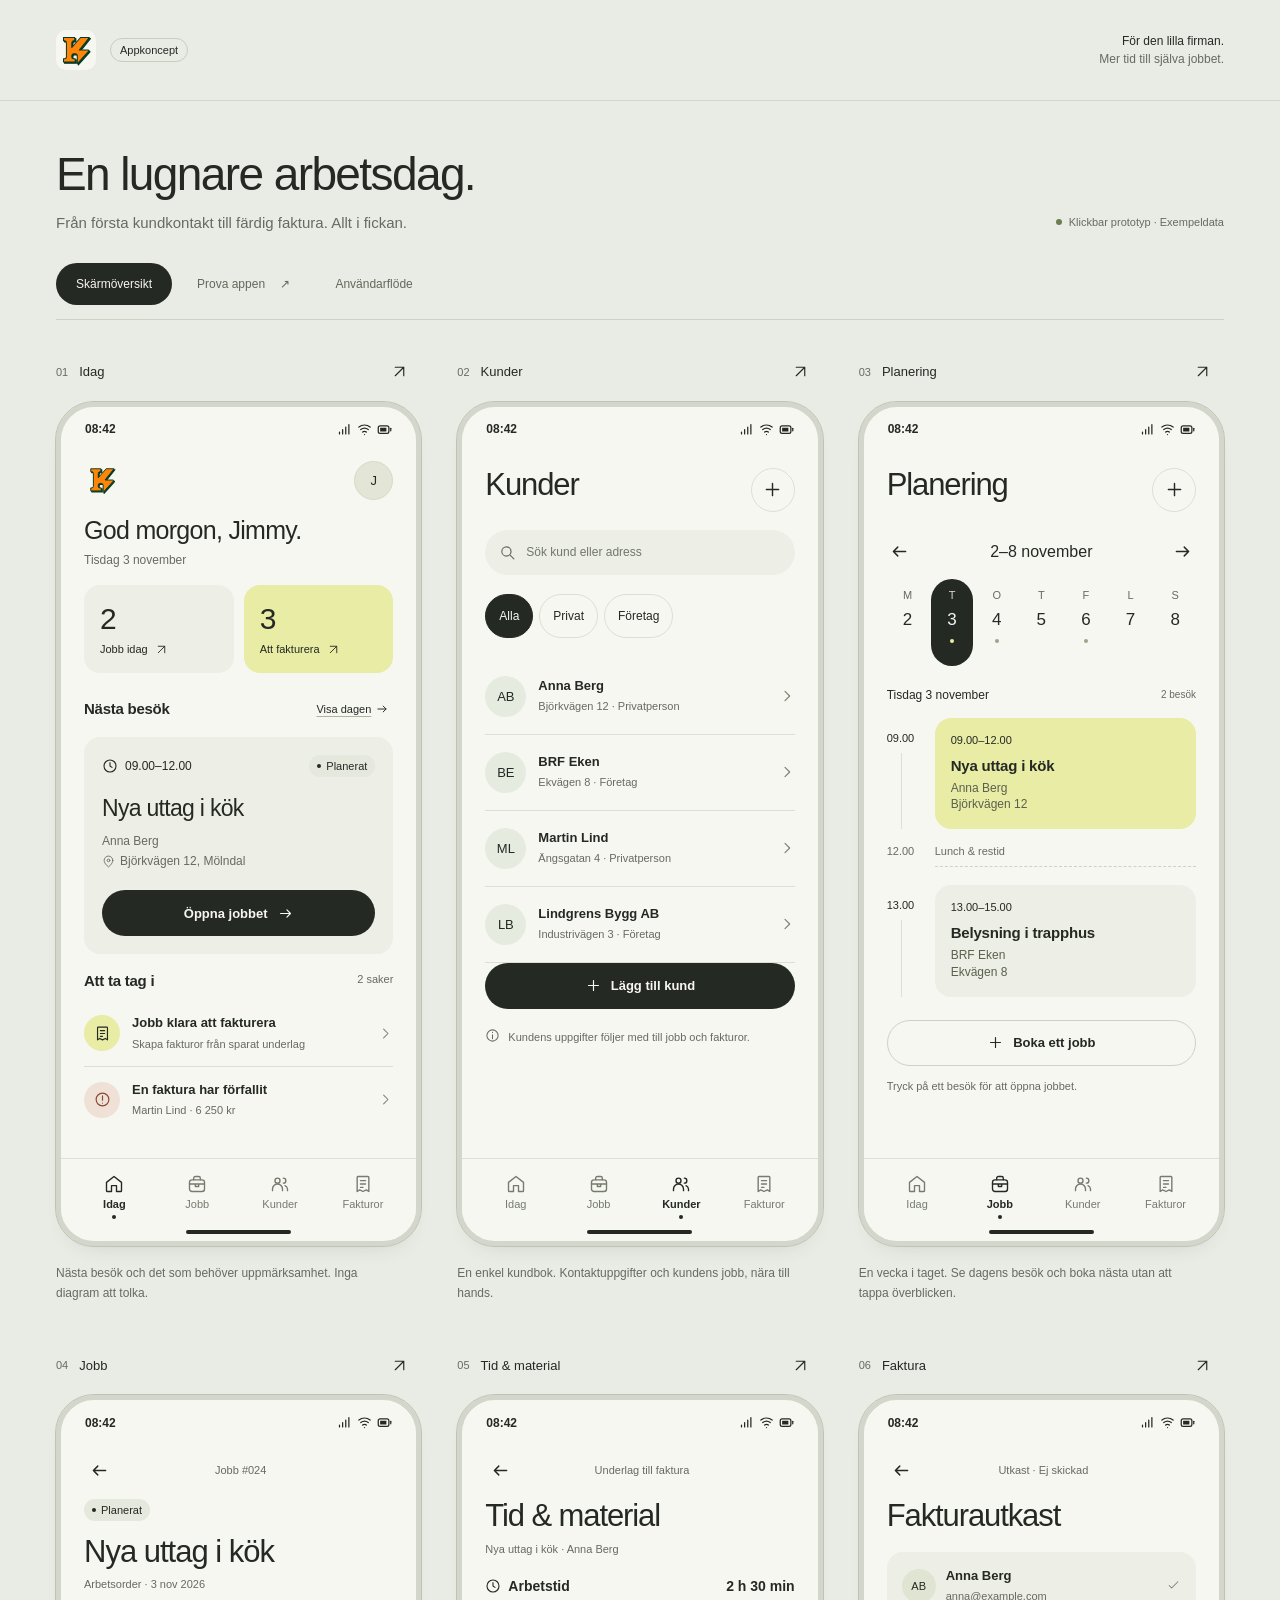
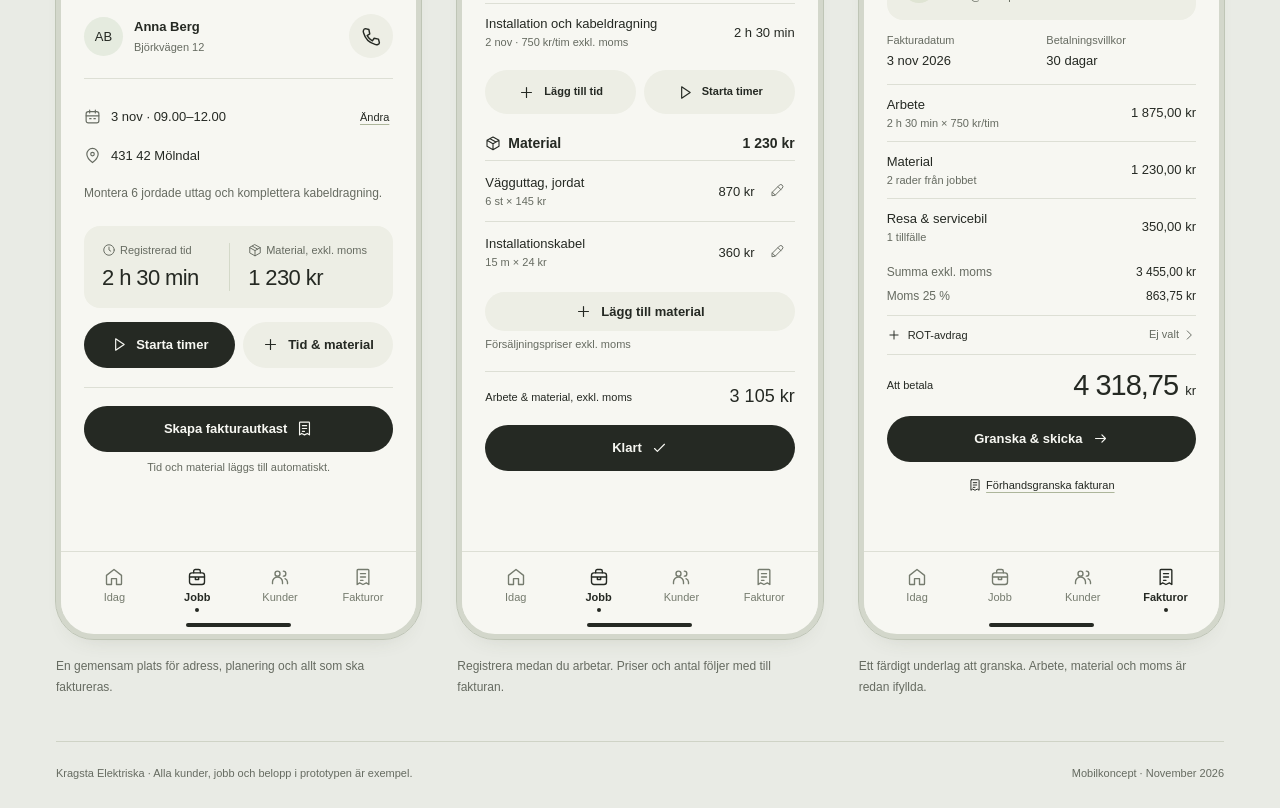
<file: index.html>
<!doctype html>
<html lang="sv">
<head>
  <meta charset="UTF-8">
  <meta name="viewport" content="width=device-width, initial-scale=1">
  <meta name="theme-color" content="#f7f7f2">
  <title>Kragsta Elektriska — appkoncept</title>
  <link rel="icon" type="image/svg+xml" href="assets/kragsta-icon.svg">
  <link rel="stylesheet" href="styles.css">
</head>
<body>
  <header class="studio-header">
    <a class="wordmark" href="#screens" aria-label="Kragsta Elektriska, skärmöversikt"><img class="studio-wordmark" src="assets/kragsta-icon.svg" width="40" height="40" alt="Kragsta Elektriska"><span class="concept-tag">Appkoncept</span></a>
    <div class="studio-meta">För den lilla firman.<br><span>Mer tid till själva jobbet.</span></div>
  </header>
  <main class="studio">
    <div class="intro">
      <div><h1>En lugnare arbetsdag.</h1><p>Från första kundkontakt till färdig faktura. Allt i fickan.</p></div>
      <div class="demo-note"><span></span> Klickbar prototyp · Exempeldata</div>
    </div>
    <nav class="studio-tabs" aria-label="Visa koncept">
      <button data-mode="screens" aria-pressed="true">Skärmöversikt</button>
      <button data-mode="prototype" aria-pressed="false">Prova appen <span aria-hidden="true">↗</span></button>
      <button data-mode="flow" aria-pressed="false">Användarflöde</button>
    </nav>
    <section id="screens-view" aria-label="Sex skärmförslag"><div class="screen-grid" id="screen-grid"></div></section>
    <section id="prototype-view" hidden aria-label="Klickbar prototyp">
      <div class="prototype-layout">
        <aside class="prototype-guide"><h2>Prova en arbetsdag.</h2><p>Alla steg hänger ihop. Lägg till en kund, skapa ett jobb och låt tid och material bli ett fakturautkast.</p><ol><li>Lägg till en kund</li><li>Planera ett jobb</li><li>Registrera tid och material</li><li>Granska fakturan</li></ol><p class="fine-print">Ändringar finns bara i den här förhandsvisningen. Inga fakturor eller mejl skickas.</p><button class="studio-reset" data-action="reset">Börja om med exempeldata</button></aside>
        <div id="live-phone"></div>
        <aside class="prototype-caption"><div class="step-marker" id="step-marker">01 / 06</div><h3 id="live-title">Idag</h3><p id="live-description"></p><div class="screen-jump" id="screen-jump"></div></aside>
      </div>
    </section>
    <section id="flow-view" hidden aria-label="Användarflöde">
      <div class="flow-intro"><h2>Registrera en gång.<br>Fakturera utan dubbelarbete.</h2><p>Kunden följer med till jobbet. Jobbet samlar underlaget.<br>Fakturan fylls i från det som faktiskt har gjorts.</p></div>
      <div class="journey">
        <button class="flow-node" data-screen="customers"><span class="flow-index">1</span><span class="flow-icon" data-icon="users"></span><h3>Lägg till kund</h3><p>Privatperson eller företag.<br>Kontakt och arbetsadress.</p><span class="flow-link">Visa Kunder <span aria-hidden="true">↗</span></span></button>
        <button class="flow-node" data-screen="planning"><span class="flow-index">2</span><span class="flow-icon" data-icon="calendar"></span><h3>Planera jobbet</h3><p>Välj kund, beskriv arbetet<br>och boka en tid.</p><span class="flow-link">Visa Planering <span aria-hidden="true">↗</span></span></button>
        <button class="flow-node" data-screen="tracking"><span class="flow-index">3</span><span class="flow-icon" data-icon="clock"></span><h3>Registrera arbetet</h3><p>Starta timern eller lägg till tid.<br>Fyll på material efter hand.</p><span class="flow-link">Visa Tid & material <span aria-hidden="true">↗</span></span></button>
        <button class="flow-node" data-screen="invoice"><span class="flow-index">4</span><span class="flow-icon" data-icon="invoice"></span><h3>Granska & fakturera</h3><p>Kontrollera rader, moms<br>och eventuellt ROT-avdrag.</p><span class="flow-link">Visa Faktura <span aria-hidden="true">↗</span></span></button>
      </div>
      <div class="flow-aftermath"><span class="flow-line"></span><div><span data-icon="send"></span><h3>Skickad</h3><p>Inväntar betalning</p></div><span class="flow-line"></span><div><span data-icon="check"></span><h3>Betald</h3><p>Jobbet kan arkiveras</p></div><span class="flow-line"></span><div class="conditional"><span data-icon="branch"></span><h3>Om ROT används</h3><p>Ansök efter kundens betalning.<br>Följ utbetalningen separat.</p></div></div>
      <div class="flow-exceptions"><h3>När något behöver uppmärksamhet</h3><div><p><b>Saknas underlag?</b><br>Gå tillbaka till jobbet. Utkastet ligger kvar.</p><p><b>Förfallen faktura?</b><br>Visa den under ”Att ta tag i” på startsidan.</p><p><b>Fler besök behövs?</b><br>Boka nästa besök på samma jobb.</p></div></div>
    </section>
    <footer class="studio-footer"><span>Kragsta Elektriska · Alla kunder, jobb och belopp i prototypen är exempel.</span><span>Mobilkoncept · November 2026</span></footer>
  </main>
  <div id="announcement" class="sr-only" role="status" aria-live="polite"></div>
  <script src="app.js"></script>
</body>
</html>
</file>
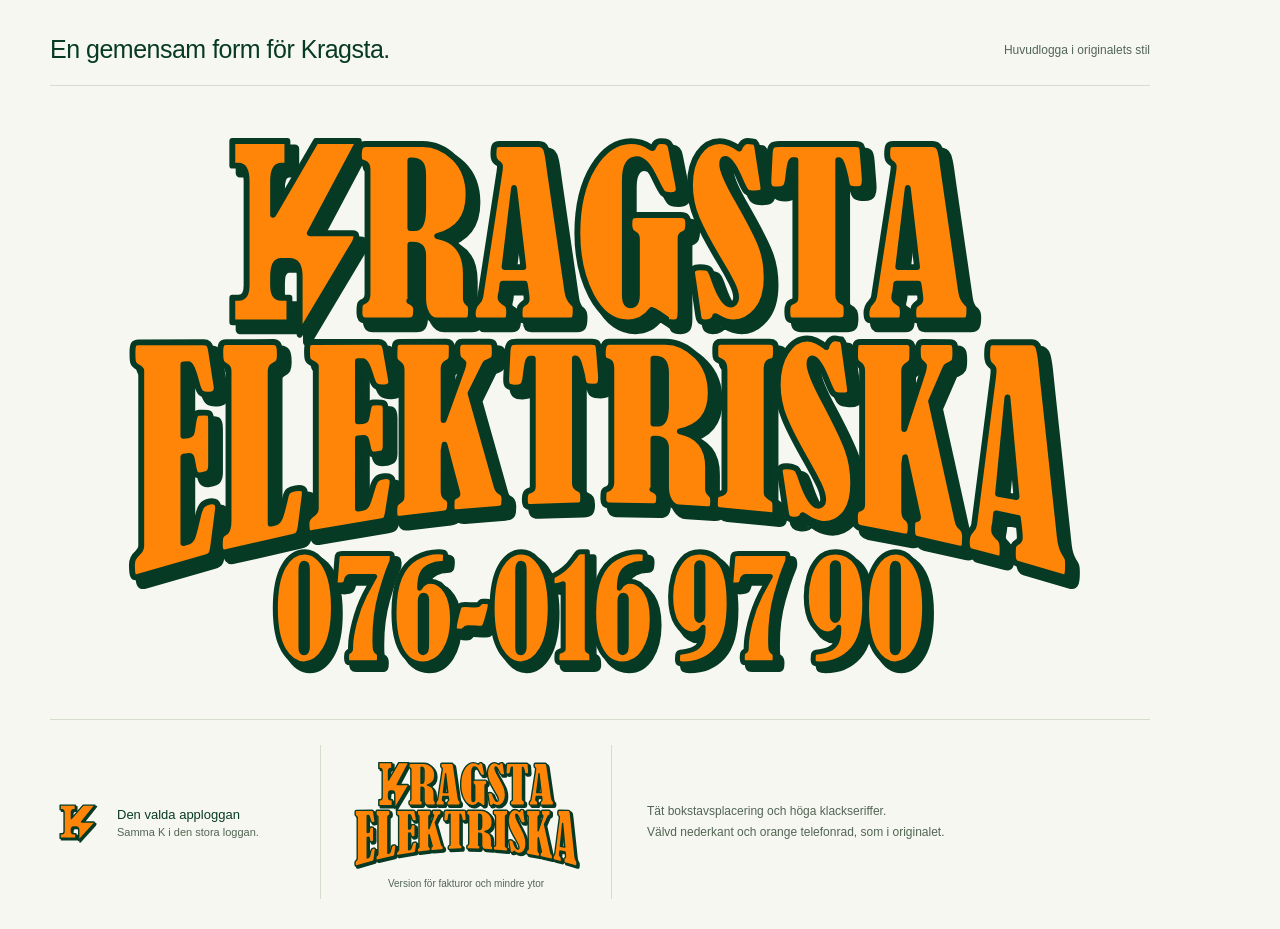
<file: design/full-logo.html>
<!doctype html><html lang="sv"><meta charset="utf-8"><title>Kragsta Elektriska — logotyp</title><style>*{box-sizing:border-box}body{margin:0;font-family:'Segoe UI',sans-serif;color:#073a24;background:#f7f7f2}.board{width:1200px;padding:35px 50px 30px}.head{display:flex;justify-content:space-between;align-items:center;border-bottom:1px solid #d5ddcf;padding-bottom:21px}.head h1{font-size:25px;font-weight:450;letter-spacing:-.5px;margin:0}.head span{font-size:12px;color:#526553}.hero{padding:23px 44px 20px;display:flex;justify-content:center}.hero svg{width:100%;height:auto;display:block}.details{display:flex;align-items:center;gap:35px;border-top:1px solid #d5ddcf;padding-top:25px}.app{display:flex;gap:13px;align-items:center;min-width:235px}.app svg{width:54px;height:54px;flex-shrink:0}.app b{font-size:13px;font-weight:500;display:block}.app p{font-size:11px;color:#526553;margin:4px 0 0}.small-wordmark{padding:10px 25px;border-left:1px solid #d5ddcf;border-right:1px solid #d5ddcf}.small-wordmark svg{width:240px;height:auto;display:block}.small-wordmark span{font-size:10px;color:#526553;display:block;text-align:center;margin-top:5px}.note{font-size:12px;line-height:1.8;color:#526553;max-width:370px}</style><main class="board"><header class="head"><h1>En gemensam form för Kragsta.</h1><span>Huvudlogga i originalets stil</span></header><div class="hero"><svg xmlns="http://www.w3.org/2000/svg" viewBox="0 0 1200 700" role="img" aria-labelledby="title desc"><title id="title">Kragsta Elektriska</title><desc id="desc">Tät, hög klackseriflogotyp i originalets stil: orange bokstäver med mörkgrön kontur, välvd ELEKTRISKA-rad och det valda K:ets blixtform.</desc><g fill="#073a24" stroke="#073a24" stroke-width="10" stroke-linejoin="round" transform="translate(9 9)"><path d="M164 38H229.323V67.153H222.065Q212.387 67.153 212.387 85.373V125.458L263.194 38H314L255.935 147.322H306.742Q314 147.322 309.161 158.254L243.839 267.576V198.339Q243.839 180.119 231.742 180.119H222.065Q212.387 180.119 212.387 198.339V209.271Q212.387 223.847 222.065 223.847H231.742V253H164V223.847H171.258Q180.935 223.847 180.935 209.271V85.373Q180.935 67.153 171.258 67.153H164Z"/><path d="M375.147 160.929L375.147 221.129C375.147 223.801 375.256 225.441 375.474 226.049C375.691 226.657 375.179 227.209 373.937 227.706C379.328 229.961 382.023 233.207 382.023 237.444C382.023 242.889 381.381 246.463 380.097 248.167C378.813 249.871 376.594 250.724 373.44 250.724L321.603 250.724C317.026 250.724 314.737 247.688 314.737 241.618C314.737 237.214 314.914 234.13 315.268 232.367C315.622 230.603 316.979 229.293 319.337 228.435C322.655 227.068 324.314 224.25 324.314 219.983L324.314 71.776C324.314 67.57 322.933 65.052 320.17 64.221C317.649 63.362 315.99 62.39 315.194 61.304C314.398 60.219 314 57.739 314 53.866C314 45.649 316.538 41.541 321.613 41.541L389.513 41.541C403.721 41.541 416.379 47.02 427.489 57.976C438.598 68.933 444.153 83.564 444.153 101.868C444.153 128.16 431.752 144.401 406.949 150.588C429.623 154.642 440.961 169.556 440.961 195.329L440.961 225.429C440.961 227.104 441.902 228.728 443.785 230.3C445.995 231.503 447.1 234.095 447.1 238.076C447.1 243.411 446.622 246.852 445.665 248.401C444.708 249.949 442.526 250.724 439.119 250.724L406.212 250.724C401.316 250.724 397.432 248.123 394.559 242.921C391.686 237.719 390.25 231.509 390.25 224.291L390.25 173.324C390.25 165.061 386.198 160.929 378.094 160.929ZM375.147 61.018L375.147 141.2L380.55 141.2C387.017 141.2 390.25 133.654 390.25 118.562L390.25 77.838C390.25 71.454 389.18 67.055 387.039 64.64C384.899 62.225 381.467 61.018 376.744 61.018Z"/><path d="M510.696 207.091L484.468 207.091L483.357 216.177C483.357 216.703 483.209 217.404 482.912 218.28C482.348 220.281 482.066 222.156 482.066 223.906C482.066 225.971 483.979 228.125 487.804 230.366C489.466 231.134 490.634 232.333 491.309 233.963C491.983 235.593 492.321 237.892 492.321 240.859C492.321 244.687 491.969 247.288 491.264 248.662C490.56 250.036 488.992 250.724 486.559 250.724L454.247 250.724C450.816 250.724 449.1 247.941 449.1 242.376C449.1 237.04 450.808 232.663 454.224 229.245C456.451 227.09 457.731 224.814 458.063 222.418L480.804 74.489C481.213 71.688 481.418 69.519 481.418 67.981C481.418 66.373 480.185 64.862 477.721 63.45C475.012 61.781 473.657 58.737 473.657 54.319C473.657 49.281 474.047 45.892 474.826 44.152C475.606 42.411 477.589 41.541 480.777 41.541L527.666 41.541C531.654 41.541 534.358 43.267 535.779 46.719C537.2 50.17 538.492 56.644 539.655 66.14C540.146 69.752 540.637 73.322 541.13 76.85L561.286 215.841C562.188 222.029 564.294 226.647 567.604 229.694C568.93 230.851 569.852 231.863 570.371 232.731C570.89 233.599 571.149 235.634 571.149 238.835C571.149 243.575 570.68 246.742 569.741 248.334C568.802 249.927 566.901 250.724 564.037 250.724L509.505 250.724C506.234 250.724 504.599 248.278 504.599 243.388C504.599 238.963 504.875 236.063 505.428 234.689C505.98 233.315 507.581 231.713 510.23 229.884C512.091 228.669 513.021 227.094 513.021 225.159C513.021 222.5 512.246 216.478 510.696 207.091ZM498.115 93.706L486.818 187.488L509.087 187.488Z"/><path d="M661.315 238.347C654.155 248.116 644.74 253 633.069 253C615.205 253 600.752 242.496 589.711 221.487C578.67 200.478 573.149 175.74 573.149 147.271C573.149 115.047 579.386 88.8 591.859 68.531C604.332 48.261 619.296 38.126 636.752 38.126C645.21 38.126 652.816 40.445 659.569 45.082C660.879 45.925 661.827 46.347 662.414 46.347C662.764 46.347 663.265 45.46 663.919 43.687C665.306 39.98 667.793 38.126 671.378 38.126L672.358 38.126L677.306 38.445C681.017 39.043 683.311 41.603 684.19 46.126L692.048 86.343C692.92 90.746 693.356 93.687 693.356 95.165C693.356 99.802 690.328 102.121 684.27 102.121C679.298 102.121 676.037 101.324 674.49 99.729C672.942 98.135 670.263 93.413 666.451 85.561C661.656 75.518 657.554 68.664 654.145 64.999C650.735 61.333 647.271 59.5 643.751 59.5C634.256 59.5 629.508 67.847 629.508 84.541L629.508 220.371C629.508 228.633 631.718 232.765 636.138 232.765C641.213 232.765 643.751 228.641 643.751 220.392L643.751 154.341C643.751 151.174 642.811 149.173 640.931 148.338C636.835 146.543 634.788 143.006 634.788 137.726C634.788 132.567 635.433 129.285 636.722 127.879C638.012 126.473 640.355 125.771 643.751 125.771L695.689 125.771C698.978 125.771 701.294 126.501 702.637 127.961C703.981 129.421 704.653 132.124 704.653 136.07C704.653 139.904 704.276 142.662 703.523 144.346C702.769 146.03 701.013 147.387 698.255 148.417C696.463 149.082 695.567 150.594 695.567 152.954L695.567 238.849C695.567 244.348 695.073 248.081 694.087 250.049C693.1 252.016 690.687 253 686.849 253C684.004 253 681.88 252.759 680.476 252.278C679.071 251.796 678.431 250.689 678.555 248.957C671.048 243.321 665.302 239.784 661.315 238.347Z"/><path d="M765.17 46.979C764.551 47.106 765.323 45.578 767.486 42.395C769.455 39.465 772.098 38 775.413 38C776.049 38 778.757 38.352 783.538 39.055C785.135 40.701 786.079 42.477 786.368 44.383L793.223 88.705C793.628 91.524 793.831 93.171 793.831 93.647C793.831 96.203 793.09 97.917 791.608 98.789C790.126 99.661 787.307 100.097 783.148 100.097C778.342 100.097 775.143 99.387 773.552 97.967C771.961 96.547 769.371 91.655 765.782 83.292C758.928 67.346 753.175 59.374 748.523 59.374C746.149 59.374 744.962 61.481 744.962 65.697C744.962 72.609 751.021 86.606 763.14 107.685C777.35 132.558 786.652 150.662 791.046 161.998C795.44 173.335 797.637 186.005 797.637 200.009C797.637 216.882 793.68 229.932 785.765 239.159C777.851 248.386 768.834 253 758.714 253C752.327 253 746.203 251.153 740.342 247.459C738.589 246.347 737.345 245.791 736.613 245.791C736.687 245.791 736.606 246.078 736.371 246.653C734.642 250.884 730.67 253 724.457 253C721.856 253 719.977 252.474 718.819 251.421C717.661 250.368 716.899 248.333 716.533 245.315L710.336 202.807C709.518 197.408 709.109 194.41 709.109 193.812C709.109 189.68 712.096 187.615 718.072 187.615C724.872 187.615 728.968 188.662 730.36 190.757C731.752 192.851 733.455 196.839 735.469 202.72C742.275 222.075 748.713 231.753 754.785 231.753C756.735 231.753 758.328 231.009 759.563 229.52C760.798 228.031 761.415 226.078 761.415 223.659C761.415 218.787 759.615 212.825 756.014 205.774C752.413 198.723 747.902 190.715 742.483 181.75C729.506 160.261 720.29 143.02 714.835 130.025C709.38 117.03 706.653 103.682 706.653 89.979C706.653 74.426 710.049 61.896 716.841 52.388C723.633 42.88 732.066 38.126 742.138 38.126C749.031 38.126 756.708 41.077 765.17 46.979Z"/><path d="M831.684 60.765L828.565 60.765C827.84 60.765 827.045 61.698 826.182 63.566C825.319 65.433 824.274 71.729 823.049 82.454C822.401 87.82 821.235 91.343 819.552 93.024C817.87 94.704 814.833 95.544 810.442 95.544C806.274 95.544 803.431 94.887 801.914 93.574C800.396 92.26 799.637 89.882 799.637 86.438C799.637 84.842 799.678 83.284 799.76 81.767L801.255 52.299C801.442 48.198 802.25 45.38 803.678 43.844C805.105 42.309 808.141 41.541 812.787 41.541L902.89 41.541C906.309 41.541 908.519 42.129 909.518 43.305C910.518 44.481 911.203 47.452 911.576 52.22L913.665 78.273C913.856 80.634 913.951 82.765 913.951 84.668C913.951 87.521 913.489 89.963 912.565 91.993C911.641 94.023 908.992 95.038 904.619 95.038C899.906 95.038 896.71 94.442 895.031 93.25C893.353 92.058 892.087 88.092 891.235 81.352C889.983 75.795 888.678 70.975 887.321 66.891C885.963 62.807 884.73 60.765 883.623 60.765L882.518 60.765L882.518 220.624C882.518 224.204 883.965 226.644 886.859 227.943C889.059 228.957 890.543 230.225 891.311 231.745C892.079 233.265 892.463 235.882 892.463 239.594C892.463 244.584 891.838 247.687 890.587 248.902C889.336 250.116 887.052 250.724 883.734 250.724L829.606 250.724C826.625 250.724 824.63 250.032 823.621 248.649C822.612 247.265 822.107 244.289 822.107 239.721C822.107 233.857 823.506 230.375 826.305 229.275C829.134 228.123 830.738 227.271 831.116 226.718C831.495 226.165 831.684 224.976 831.684 223.153Z"/><path d="M977.547 207.091L951.319 207.091L950.208 216.177C950.208 216.703 950.06 217.404 949.763 218.28C949.199 220.281 948.917 222.156 948.917 223.906C948.917 225.971 950.83 228.125 954.655 230.366C956.317 231.134 957.485 232.333 958.159 233.963C958.834 235.593 959.171 237.892 959.171 240.859C959.171 244.687 958.819 247.288 958.115 248.662C957.411 250.036 955.843 250.724 953.41 250.724L921.098 250.724C917.667 250.724 915.951 247.941 915.951 242.376C915.951 237.04 917.659 232.663 921.075 229.245C923.302 227.09 924.582 224.814 924.914 222.418L947.655 74.489C948.064 71.688 948.268 69.519 948.268 67.981C948.268 66.373 947.036 64.862 944.571 63.45C941.862 61.781 940.508 58.737 940.508 54.319C940.508 49.281 940.898 45.892 941.677 44.152C942.457 42.411 944.44 41.541 947.628 41.541L994.517 41.541C998.505 41.541 1001.209 43.267 1002.63 46.719C1004.051 50.17 1005.343 56.644 1006.505 66.14C1006.997 69.752 1007.488 73.322 1007.981 76.85L1028.137 215.841C1029.038 222.029 1031.144 226.647 1034.454 229.694C1035.781 230.851 1036.703 231.863 1037.222 232.731C1037.741 233.599 1038 235.634 1038 238.835C1038 243.575 1037.531 246.742 1036.592 248.334C1035.653 249.927 1033.752 250.724 1030.888 250.724L976.356 250.724C973.085 250.724 971.45 248.278 971.45 243.388C971.45 238.963 971.726 236.063 972.279 234.689C972.831 233.315 974.432 231.713 977.081 229.884C978.942 228.669 979.872 227.094 979.872 225.159C979.872 222.5 979.097 216.478 977.547 207.091ZM964.965 93.706L953.669 187.488L975.937 187.488Z"/><path d="M106.021 302.877L106.021 387.485L111.7 386.89C113.312 386.722 114.422 386.241 115.032 385.446C115.642 384.652 116.236 382.08 116.815 377.732C117.719 370.717 118.62 366.085 119.52 363.833C120.419 361.586 122.002 360.377 124.267 360.205C131.097 359.692 135.241 359.961 136.7 361.005C138.159 362.045 138.888 365.36 138.888 370.947L138.888 421.881C138.888 425.89 138.24 428.764 136.945 430.507C135.65 432.255 132.552 433.501 127.651 434.248C124.166 434.784 121.775 434.247 120.475 432.631C119.175 431.01 118.093 427.321 117.229 421.557C116.315 415.991 115.617 412.878 115.134 412.227C114.651 411.575 113.909 411.314 112.909 411.444L106.021 412.348L106.021 514.685L109.888 513.724C112.967 512.963 115.093 511.318 116.268 508.788C117.442 506.265 119.65 497.996 122.893 484.047C124.383 477.598 126.056 473.08 127.912 470.487C129.768 467.904 132.822 466.215 137.076 465.42C143.762 464.184 147.105 466.58 147.105 472.593C147.105 473.95 146.93 475.909 146.582 478.472L142.1 513.605C141.273 520.255 140.447 524.677 139.623 526.867C138.798 529.06 136.499 530.65 132.726 531.642L52.129 554.732C49.19 555.643 47.267 555.2 46.36 553.396C45.453 551.588 45 547.238 45 540.348C45 534.945 47.206 530.318 51.618 526.496C54.536 523.874 55.996 521.084 55.996 518.114L55.996 309.654C55.968 308.911 54.634 307.786 51.993 306.273C49 304.544 47.187 302.717 46.554 300.798C45.921 298.877 45.604 295.035 45.604 289.272C45.604 284.111 46.06 280.73 46.971 279.13C47.882 277.532 49.884 276.73 52.975 276.721L130.067 276.522C132.528 276.516 134.45 277.176 135.833 278.499C137.217 279.817 138.208 282.44 138.809 286.359L144.971 326.339C145.346 328.712 145.534 330.281 145.534 331.046C145.534 335.861 142.742 338.414 137.159 338.713C132.251 338.979 128.86 338.329 126.984 336.758C125.109 335.18 123.395 331.483 121.843 325.653C119.417 316.501 117.45 310.375 115.941 307.315C114.432 304.244 113.003 302.719 111.653 302.75Z"/><path d="M209.522 491.692L213.872 490.837C216.515 490.323 218.531 488.607 219.919 485.692C221.308 482.785 223.32 475.846 225.955 464.899C227.101 458.552 228.604 454.582 230.466 452.987C232.327 451.397 235.134 450.326 238.885 449.774C242.936 449.183 245.802 449.314 247.482 450.159C249.161 451.001 250.001 452.813 250.001 455.596C250.001 456.981 249.768 459.322 249.301 462.618L245.07 495.552C244.565 499.113 243.74 501.812 242.594 503.652C241.448 505.495 239.285 506.742 236.105 507.392L156.597 525.507C151.602 526.764 149.105 523.816 149.105 516.65C149.105 512.217 149.438 509.06 150.105 507.183C150.771 505.308 152.626 503.536 155.669 501.874C158.221 500.051 159.497 495.582 159.497 488.456L159.497 310.455C159.497 308.023 158.812 306.355 157.442 305.451C153.807 303.759 151.61 301.807 150.849 299.6C150.089 297.387 149.709 294.126 149.709 289.812C149.709 284.678 150.12 281.165 150.941 279.29C151.762 277.411 153.688 276.467 156.717 276.46L212.422 276.342C215.341 276.337 217.4 277.326 218.599 279.3C219.797 281.261 220.397 285.27 220.397 291.292C220.397 295.01 220.002 297.72 219.213 299.431C218.424 301.141 216.626 302.59 213.819 303.782C210.954 305.027 209.522 307.36 209.522 310.772Z"/><path d="M313.022 299.139L313.022 370.235L318.702 369.89C320.313 369.794 321.423 369.424 322.033 368.781C322.643 368.138 323.237 366.019 323.816 362.42C324.72 356.599 325.622 352.753 326.521 350.891C327.42 349.03 329.003 348.05 331.268 347.953C338.098 347.665 342.242 347.979 343.701 348.888C345.16 349.795 345.889 352.6 345.889 357.293L345.889 399.721C345.889 403.037 345.242 405.386 343.947 406.774C342.651 408.163 339.553 409.065 334.652 409.483C331.168 409.785 328.776 409.25 327.476 407.874C326.177 406.494 325.095 403.425 324.23 398.659C323.316 394.05 322.618 391.464 322.135 390.912C321.652 390.359 320.911 390.12 319.91 390.195L313.022 390.718L313.022 473.832L316.889 473.275C319.968 472.837 322.094 471.631 323.269 469.655C324.443 467.683 326.652 461.115 329.894 449.969C331.384 444.799 333.057 441.202 334.913 439.178C336.769 437.16 339.824 435.929 344.077 435.488C350.763 434.808 354.106 436.949 354.106 441.888C354.106 443.002 353.932 444.601 353.583 446.684L349.101 475.116C348.274 480.471 347.448 484.008 346.624 485.73C345.799 487.454 343.5 488.589 339.727 489.139L259.13 502.812C256.191 503.38 254.268 502.934 253.362 501.468C252.455 499.998 252.001 496.548 252.001 491.115C252.001 486.85 254.207 483.296 258.619 480.476C261.538 478.534 262.997 476.39 262.997 474.034L262.997 304.583C262.969 303.954 261.635 302.994 258.995 301.697C256.001 300.215 254.188 298.657 253.555 297.026C252.922 295.39 252.605 292.113 252.605 287.174C252.605 282.717 253.061 279.773 253.972 278.373C254.884 276.968 256.885 276.26 259.976 276.254L337.068 276.136C339.529 276.133 341.451 276.73 342.834 277.919C344.218 279.1 345.21 281.44 345.81 284.913L351.973 319.624C352.348 321.66 352.535 323.003 352.535 323.657C352.535 327.765 349.743 329.895 344.16 330.059C339.252 330.206 335.861 329.603 333.985 328.243C332.11 326.879 330.396 323.721 328.844 318.749C326.419 310.92 324.451 305.66 322.942 303.021C321.433 300.37 320.004 299.048 318.654 299.065Z"/><path d="M446.499 337.27L477.678 448.137C478.542 451.158 480.12 453.123 482.412 454.038C485.296 455.226 486.739 457.854 486.739 461.918C486.739 461.936 486.6 464.331 486.324 469.097C485.915 472.171 483.394 473.859 478.762 474.169L430.661 478.114C428.118 478.359 426.355 477.992 425.37 477.01C424.386 476.028 423.894 473.829 423.894 470.412C423.894 469.898 423.98 467.717 424.153 463.865C424.533 461.635 426.12 459.883 428.914 458.616C430.24 458.064 430.902 457.328 430.902 456.405C430.902 456.054 430.847 455.617 430.736 455.092L415.638 398.078L414.59 405.287L414.59 453.354C414.59 456.529 415.391 458.73 416.993 459.96C420.546 461.189 422.323 463.753 422.323 467.649C422.323 471.553 421.838 474.456 420.866 476.362C419.895 478.27 417.642 479.406 414.106 479.774L363.477 485.809C360.914 486.153 359.045 485.78 357.869 484.684C356.694 483.587 356.106 480.912 356.106 476.658C356.106 472.597 356.509 469.841 357.315 468.394C358.122 466.948 359.605 465.601 361.766 464.357C363.712 463.335 364.685 461.794 364.685 459.729L364.685 308.771C364.685 305.809 363.613 303.616 361.468 302.196C359.165 300.628 357.715 299.216 357.12 297.961C356.525 296.703 356.227 294.481 356.227 291.286C356.227 284.643 356.577 280.423 357.277 278.708C357.976 276.979 359.802 276.107 362.752 276.104L417.852 276.045C422.122 276.041 424.256 278.177 424.256 282.383C424.256 289.813 424.083 294.264 423.737 295.836C423.391 297.404 421.857 299.047 419.136 300.768C416.105 302.5 414.59 304.541 414.59 306.886L414.59 368.711L437.167 306.214C437.766 304.059 438.066 302.287 438.066 300.9C438.066 300.699 437.312 300.008 435.804 298.824C433.573 297.186 432.158 295.604 431.559 294.082C430.96 292.555 430.661 289.251 430.661 284.124C430.661 278.766 432.638 276.032 436.593 276.029L468.712 276.004C471.558 276.003 473.359 276.774 474.115 278.305C474.87 279.821 475.248 282.687 475.248 286.86C475.248 291.356 474.849 294.242 474.05 295.553C473.252 296.861 471.637 298.051 469.207 299.125C466.567 300.222 465.085 300.92 464.76 301.219C464.436 301.517 464.025 302.035 463.527 302.772Z"/><path d="M520.277 295.978L517.207 295.989C516.493 295.992 515.711 296.938 514.862 298.822C514.012 300.701 512.984 306.982 511.779 317.547C511.14 322.78 509.993 326.207 508.338 327.849C506.682 329.491 503.693 330.337 499.372 330.39C495.27 330.443 492.473 329.844 490.979 328.591C489.486 327.335 488.739 325.03 488.739 321.668C488.739 320.104 488.779 318.576 488.86 317.084L490.331 287.409C490.516 283.121 491.31 280.134 492.715 278.488C494.12 276.827 497.108 275.988 501.68 275.985L590.351 275.961C593.715 275.961 595.889 276.597 596.873 277.86C597.857 279.112 598.532 282.24 598.898 287.176L600.954 313.125C601.142 315.42 601.235 317.485 601.235 319.323C601.235 322.073 600.781 324.418 599.871 326.363C598.962 328.304 596.356 329.273 592.052 329.276C587.414 329.282 584.269 328.719 582.617 327.583C580.965 326.446 579.719 322.643 578.881 316.136C577.649 310.728 576.365 306.001 575.029 301.967C573.692 297.902 572.479 295.857 571.389 295.859L570.302 295.86L570.302 443.899C570.302 447.053 571.726 449.179 574.575 450.283C576.739 451.148 578.2 452.243 578.956 453.569C579.712 454.893 580.089 457.181 580.089 460.428C580.089 464.785 579.474 467.496 578.243 468.569C577.012 469.642 574.764 470.201 571.499 470.25L518.232 471.908C515.298 472.046 513.334 471.532 512.341 470.36C511.348 469.189 510.852 466.584 510.852 462.543C510.852 457.346 512.229 454.193 514.983 453.096C517.767 451.958 519.345 451.138 519.718 450.632C520.09 450.127 520.277 449.064 520.277 447.444Z"/><path d="M663.411 391.004L663.411 445.09C663.411 447.456 663.518 448.911 663.732 449.455C663.946 449.999 663.442 450.472 662.219 450.872C667.525 453.037 670.177 455.996 670.177 459.734C670.177 464.529 669.546 467.647 668.282 469.095C667.018 470.542 664.834 471.208 661.73 471.097L610.718 470.054C606.213 470.032 603.96 467.385 603.96 462.093C603.96 458.246 604.135 455.549 604.483 454.006C604.832 452.462 606.167 451.316 608.488 450.572C611.753 449.389 613.385 446.923 613.385 443.169L613.385 306.777C613.385 302.628 612.026 300.128 609.307 299.299C606.826 298.441 605.194 297.469 604.411 296.382C603.627 295.293 603.235 292.795 603.235 288.861C603.235 280.349 605.733 275.961 610.727 275.961L677.548 275.976C691.53 275.982 703.987 281.868 714.92 293.28C725.853 304.457 731.32 319.084 731.32 336.983C731.32 362.194 719.115 377.143 694.707 382.213C717.021 386.625 728.178 400.87 728.178 424.577L728.178 451.924C728.178 453.436 729.104 454.96 730.957 456.5C733.132 457.731 734.22 460.144 734.22 463.735C734.22 468.537 733.749 471.595 732.807 472.916C731.866 474.235 729.718 474.77 726.365 474.528L693.982 472.514C689.164 472.265 685.341 469.785 682.514 465.067C679.687 460.351 678.273 454.801 678.273 448.4L678.273 402.626C678.273 395.097 674.286 391.229 666.311 391.061ZM663.411 296.183L663.411 372.897L668.727 372.984C675.091 373.096 678.273 366.149 678.273 352.022L678.273 312.954C678.273 306.661 677.22 302.282 675.114 299.86C673.007 297.428 669.63 296.201 664.982 296.187Z"/><path d="M736.703 289.988L736.703 282.959C736.703 278.354 738.838 276.01 743.107 276.013L800.987 276.063C803.811 276.066 805.806 276.665 806.972 277.853C808.137 279.034 808.72 281.638 808.72 285.627C808.72 290.692 808.371 294.113 807.672 295.929C806.974 297.738 805.641 298.8 803.675 299.119C799.627 299.864 797.603 302.47 797.603 306.919L797.603 454.835C797.603 456.887 798.933 458.683 801.593 460.228C804.454 461.881 806.236 463.382 806.94 464.726C807.643 466.071 807.995 467.994 807.995 470.494L807.995 475.123C807.995 478.484 807.467 480.446 806.412 481.013C805.356 481.579 803.548 481.714 800.987 481.421L742.02 475.713C738.153 475.408 736.22 473.668 736.22 470.484C736.22 464.718 736.497 461.011 737.051 459.373C737.606 457.733 739.349 456.597 742.282 455.969C745.813 455.289 747.578 453.916 747.578 451.847L747.578 309.54C747.578 306.404 747.276 304.138 746.671 302.752C746.066 301.363 744.94 300.242 743.294 299.389C740.305 298.082 738.459 296.845 737.756 295.678C737.054 294.508 736.703 292.615 736.703 289.988Z"/><path d="M868.307 282.279C867.698 282.418 868.457 280.712 870.586 277.122C872.524 273.747 875.125 272 878.387 272C879.013 272 881.678 272.43 886.383 273.271C887.955 275.199 888.883 277.249 889.168 279.427L895.914 327.961C896.313 330.983 896.512 332.746 896.512 333.252C896.512 335.972 895.783 337.764 894.325 338.632C892.867 339.498 890.092 339.848 886 339.687C881.269 339.503 878.121 338.639 876.556 337.093C874.99 335.55 872.441 330.337 868.909 321.44C862.164 304.389 856.502 295.764 851.924 295.718C849.588 295.694 848.42 297.941 848.42 302.435C848.42 309.748 854.383 324.536 866.309 346.804C880.293 373.175 889.447 392.446 893.772 404.462C898.096 416.517 900.258 429.743 900.258 444.063C900.258 461.241 896.364 473.89 888.575 481.981C880.786 489.957 871.912 493.123 861.954 491.604C855.668 490.674 849.641 488.023 843.874 483.669C842.148 482.369 840.925 481.673 840.203 481.578C840.276 481.587 840.197 481.852 839.966 482.372C838.264 486.196 834.356 487.691 828.241 486.883C825.682 486.551 823.833 485.816 822.693 484.676C821.553 483.539 820.803 481.523 820.443 478.627L814.345 437.614C813.539 432.385 813.137 429.482 813.137 428.91C813.137 424.952 816.077 423.209 821.958 423.694C828.65 424.262 832.681 425.63 834.05 427.788C835.42 429.948 837.096 433.982 839.078 439.89C845.776 459.402 852.112 469.574 858.087 470.347C860.006 470.599 861.574 470.077 862.789 468.779C864.004 467.477 864.612 465.637 864.612 463.258C864.612 458.462 862.84 452.373 859.296 445.018C855.752 437.692 851.314 429.362 845.981 420.049C833.21 397.913 824.141 380.37 818.772 367.26C813.404 354.141 810.72 340.724 810.72 326.913C810.72 311.017 814.062 298.021 820.746 287.969C827.431 277.595 835.729 272.156 845.641 272.156C852.424 272.156 859.979 275.602 868.307 282.279Z"/><path d="M992.651 346.482L1023.83 487.377C1024.694 491.465 1026.271 494.424 1028.563 496.255C1031.448 498.617 1032.891 502.436 1032.891 507.697C1032.891 507.72 1032.752 510.78 1032.475 516.872C1032.066 520.729 1029.546 522.093 1024.914 520.976L976.813 510.092C974.27 509.553 972.507 508.546 971.522 507.069C970.538 505.594 970.046 502.852 970.046 498.838C970.046 498.234 970.132 495.699 970.305 491.23C970.685 488.724 972.272 487.128 975.066 486.441C976.392 486.17 977.054 485.488 977.054 484.394C977.054 483.979 976.999 483.445 976.888 482.792L961.79 413.002L960.742 421.053L960.742 476.263C960.742 479.926 961.543 482.696 963.145 484.579C966.698 487.037 968.475 490.555 968.475 495.115C968.475 499.688 967.99 502.937 967.018 504.859C966.047 506.778 963.794 507.371 960.258 506.649L909.629 497.077C907.066 496.631 905.197 495.646 904.021 494.123C902.846 492.602 902.258 489.61 902.258 485.142C902.258 480.879 902.661 478.1 903.467 476.808C904.273 475.514 905.757 474.51 907.918 473.796C909.864 473.252 910.837 471.881 910.837 469.684L910.837 310.179C910.837 307.083 909.765 304.758 907.62 303.213C905.317 301.518 903.867 300.015 903.272 298.702C902.677 297.387 902.379 295.087 902.379 291.792C902.379 284.949 902.729 280.615 903.429 278.858C904.128 277.087 905.954 276.199 908.904 276.203L964.004 276.297C968.274 276.305 970.408 278.624 970.408 283.209C970.408 291.383 970.235 296.308 969.889 298.045C969.543 299.779 968.009 301.565 965.288 303.397C962.257 305.223 960.742 307.432 960.742 310.028L960.742 379.408L983.319 310.109C983.918 307.682 984.218 305.681 984.218 304.109C984.218 303.882 983.464 303.077 981.956 301.698C979.725 299.794 978.31 297.985 977.711 296.268C977.112 294.549 976.813 290.865 976.813 285.185C976.813 279.297 978.79 276.325 982.745 276.333L1014.864 276.398C1017.71 276.404 1019.511 277.275 1020.267 279.005C1021.022 280.731 1021.4 284.008 1021.4 288.817C1021.4 294.038 1021.001 297.4 1020.202 298.916C1019.404 300.429 1017.789 301.781 1015.359 302.971C1012.719 304.178 1011.237 304.948 1010.912 305.287C1010.588 305.625 1010.177 306.216 1009.679 307.06Z"/><path d="M1095.508 484.958L1069.697 479.559L1068.604 490.318C1068.604 490.953 1068.458 491.768 1068.166 492.763C1067.61 495.056 1067.333 497.256 1067.333 499.365C1067.333 501.855 1069.215 504.887 1072.98 508.485C1074.615 509.808 1075.765 511.543 1076.429 513.688C1077.093 515.837 1077.424 518.72 1077.424 522.335C1077.424 526.998 1077.078 530.074 1076.385 531.562C1075.692 533.047 1074.149 533.468 1071.755 532.829L1039.957 524.647C1036.579 523.812 1034.891 520.174 1034.891 513.725C1034.891 507.537 1036.572 502.831 1039.934 499.593C1042.125 497.553 1043.385 495.159 1043.712 492.417L1066.091 317.504C1066.493 314.061 1066.695 311.388 1066.695 309.486C1066.695 307.496 1065.482 305.596 1063.057 303.793C1060.391 301.674 1059.058 297.891 1059.058 292.426C1059.058 286.174 1059.441 281.952 1060.208 279.779C1060.976 277.597 1062.927 276.505 1066.064 276.513L1112.208 276.627C1116.132 276.638 1118.794 278.899 1120.192 283.411C1121.591 287.924 1122.862 296.379 1124.006 308.772C1124.489 313.49 1124.973 318.154 1125.458 322.766L1145.294 507.772C1146.181 516.193 1148.253 522.869 1151.511 527.814C1152.816 529.72 1153.724 531.327 1154.234 532.633C1154.745 533.939 1155 536.738 1155 541.026C1155 547.375 1154.538 551.475 1153.614 553.322C1152.69 555.165 1150.819 555.646 1148.001 554.772L1094.336 538.985C1091.117 538.09 1089.508 534.625 1089.508 528.583C1089.508 523.114 1089.78 519.599 1090.323 518.037C1090.867 516.473 1092.443 514.881 1095.049 513.255C1096.881 512.195 1097.796 510.454 1097.796 508.037C1097.796 504.715 1097.034 497.013 1095.508 484.958ZM1083.126 342.11L1072.01 456.213L1093.924 460.194Z"/></g><g fill="#ff8508" stroke="#073a24" stroke-width="7" stroke-linejoin="round"><path d="M164 38H229.323V67.153H222.065Q212.387 67.153 212.387 85.373V125.458L263.194 38H314L255.935 147.322H306.742Q314 147.322 309.161 158.254L243.839 267.576V198.339Q243.839 180.119 231.742 180.119H222.065Q212.387 180.119 212.387 198.339V209.271Q212.387 223.847 222.065 223.847H231.742V253H164V223.847H171.258Q180.935 223.847 180.935 209.271V85.373Q180.935 67.153 171.258 67.153H164Z"/><path d="M375.147 160.929L375.147 221.129C375.147 223.801 375.256 225.441 375.474 226.049C375.691 226.657 375.179 227.209 373.937 227.706C379.328 229.961 382.023 233.207 382.023 237.444C382.023 242.889 381.381 246.463 380.097 248.167C378.813 249.871 376.594 250.724 373.44 250.724L321.603 250.724C317.026 250.724 314.737 247.688 314.737 241.618C314.737 237.214 314.914 234.13 315.268 232.367C315.622 230.603 316.979 229.293 319.337 228.435C322.655 227.068 324.314 224.25 324.314 219.983L324.314 71.776C324.314 67.57 322.933 65.052 320.17 64.221C317.649 63.362 315.99 62.39 315.194 61.304C314.398 60.219 314 57.739 314 53.866C314 45.649 316.538 41.541 321.613 41.541L389.513 41.541C403.721 41.541 416.379 47.02 427.489 57.976C438.598 68.933 444.153 83.564 444.153 101.868C444.153 128.16 431.752 144.401 406.949 150.588C429.623 154.642 440.961 169.556 440.961 195.329L440.961 225.429C440.961 227.104 441.902 228.728 443.785 230.3C445.995 231.503 447.1 234.095 447.1 238.076C447.1 243.411 446.622 246.852 445.665 248.401C444.708 249.949 442.526 250.724 439.119 250.724L406.212 250.724C401.316 250.724 397.432 248.123 394.559 242.921C391.686 237.719 390.25 231.509 390.25 224.291L390.25 173.324C390.25 165.061 386.198 160.929 378.094 160.929ZM375.147 61.018L375.147 141.2L380.55 141.2C387.017 141.2 390.25 133.654 390.25 118.562L390.25 77.838C390.25 71.454 389.18 67.055 387.039 64.64C384.899 62.225 381.467 61.018 376.744 61.018Z"/><path d="M510.696 207.091L484.468 207.091L483.357 216.177C483.357 216.703 483.209 217.404 482.912 218.28C482.348 220.281 482.066 222.156 482.066 223.906C482.066 225.971 483.979 228.125 487.804 230.366C489.466 231.134 490.634 232.333 491.309 233.963C491.983 235.593 492.321 237.892 492.321 240.859C492.321 244.687 491.969 247.288 491.264 248.662C490.56 250.036 488.992 250.724 486.559 250.724L454.247 250.724C450.816 250.724 449.1 247.941 449.1 242.376C449.1 237.04 450.808 232.663 454.224 229.245C456.451 227.09 457.731 224.814 458.063 222.418L480.804 74.489C481.213 71.688 481.418 69.519 481.418 67.981C481.418 66.373 480.185 64.862 477.721 63.45C475.012 61.781 473.657 58.737 473.657 54.319C473.657 49.281 474.047 45.892 474.826 44.152C475.606 42.411 477.589 41.541 480.777 41.541L527.666 41.541C531.654 41.541 534.358 43.267 535.779 46.719C537.2 50.17 538.492 56.644 539.655 66.14C540.146 69.752 540.637 73.322 541.13 76.85L561.286 215.841C562.188 222.029 564.294 226.647 567.604 229.694C568.93 230.851 569.852 231.863 570.371 232.731C570.89 233.599 571.149 235.634 571.149 238.835C571.149 243.575 570.68 246.742 569.741 248.334C568.802 249.927 566.901 250.724 564.037 250.724L509.505 250.724C506.234 250.724 504.599 248.278 504.599 243.388C504.599 238.963 504.875 236.063 505.428 234.689C505.98 233.315 507.581 231.713 510.23 229.884C512.091 228.669 513.021 227.094 513.021 225.159C513.021 222.5 512.246 216.478 510.696 207.091ZM498.115 93.706L486.818 187.488L509.087 187.488Z"/><path d="M661.315 238.347C654.155 248.116 644.74 253 633.069 253C615.205 253 600.752 242.496 589.711 221.487C578.67 200.478 573.149 175.74 573.149 147.271C573.149 115.047 579.386 88.8 591.859 68.531C604.332 48.261 619.296 38.126 636.752 38.126C645.21 38.126 652.816 40.445 659.569 45.082C660.879 45.925 661.827 46.347 662.414 46.347C662.764 46.347 663.265 45.46 663.919 43.687C665.306 39.98 667.793 38.126 671.378 38.126L672.358 38.126L677.306 38.445C681.017 39.043 683.311 41.603 684.19 46.126L692.048 86.343C692.92 90.746 693.356 93.687 693.356 95.165C693.356 99.802 690.328 102.121 684.27 102.121C679.298 102.121 676.037 101.324 674.49 99.729C672.942 98.135 670.263 93.413 666.451 85.561C661.656 75.518 657.554 68.664 654.145 64.999C650.735 61.333 647.271 59.5 643.751 59.5C634.256 59.5 629.508 67.847 629.508 84.541L629.508 220.371C629.508 228.633 631.718 232.765 636.138 232.765C641.213 232.765 643.751 228.641 643.751 220.392L643.751 154.341C643.751 151.174 642.811 149.173 640.931 148.338C636.835 146.543 634.788 143.006 634.788 137.726C634.788 132.567 635.433 129.285 636.722 127.879C638.012 126.473 640.355 125.771 643.751 125.771L695.689 125.771C698.978 125.771 701.294 126.501 702.637 127.961C703.981 129.421 704.653 132.124 704.653 136.07C704.653 139.904 704.276 142.662 703.523 144.346C702.769 146.03 701.013 147.387 698.255 148.417C696.463 149.082 695.567 150.594 695.567 152.954L695.567 238.849C695.567 244.348 695.073 248.081 694.087 250.049C693.1 252.016 690.687 253 686.849 253C684.004 253 681.88 252.759 680.476 252.278C679.071 251.796 678.431 250.689 678.555 248.957C671.048 243.321 665.302 239.784 661.315 238.347Z"/><path d="M765.17 46.979C764.551 47.106 765.323 45.578 767.486 42.395C769.455 39.465 772.098 38 775.413 38C776.049 38 778.757 38.352 783.538 39.055C785.135 40.701 786.079 42.477 786.368 44.383L793.223 88.705C793.628 91.524 793.831 93.171 793.831 93.647C793.831 96.203 793.09 97.917 791.608 98.789C790.126 99.661 787.307 100.097 783.148 100.097C778.342 100.097 775.143 99.387 773.552 97.967C771.961 96.547 769.371 91.655 765.782 83.292C758.928 67.346 753.175 59.374 748.523 59.374C746.149 59.374 744.962 61.481 744.962 65.697C744.962 72.609 751.021 86.606 763.14 107.685C777.35 132.558 786.652 150.662 791.046 161.998C795.44 173.335 797.637 186.005 797.637 200.009C797.637 216.882 793.68 229.932 785.765 239.159C777.851 248.386 768.834 253 758.714 253C752.327 253 746.203 251.153 740.342 247.459C738.589 246.347 737.345 245.791 736.613 245.791C736.687 245.791 736.606 246.078 736.371 246.653C734.642 250.884 730.67 253 724.457 253C721.856 253 719.977 252.474 718.819 251.421C717.661 250.368 716.899 248.333 716.533 245.315L710.336 202.807C709.518 197.408 709.109 194.41 709.109 193.812C709.109 189.68 712.096 187.615 718.072 187.615C724.872 187.615 728.968 188.662 730.36 190.757C731.752 192.851 733.455 196.839 735.469 202.72C742.275 222.075 748.713 231.753 754.785 231.753C756.735 231.753 758.328 231.009 759.563 229.52C760.798 228.031 761.415 226.078 761.415 223.659C761.415 218.787 759.615 212.825 756.014 205.774C752.413 198.723 747.902 190.715 742.483 181.75C729.506 160.261 720.29 143.02 714.835 130.025C709.38 117.03 706.653 103.682 706.653 89.979C706.653 74.426 710.049 61.896 716.841 52.388C723.633 42.88 732.066 38.126 742.138 38.126C749.031 38.126 756.708 41.077 765.17 46.979Z"/><path d="M831.684 60.765L828.565 60.765C827.84 60.765 827.045 61.698 826.182 63.566C825.319 65.433 824.274 71.729 823.049 82.454C822.401 87.82 821.235 91.343 819.552 93.024C817.87 94.704 814.833 95.544 810.442 95.544C806.274 95.544 803.431 94.887 801.914 93.574C800.396 92.26 799.637 89.882 799.637 86.438C799.637 84.842 799.678 83.284 799.76 81.767L801.255 52.299C801.442 48.198 802.25 45.38 803.678 43.844C805.105 42.309 808.141 41.541 812.787 41.541L902.89 41.541C906.309 41.541 908.519 42.129 909.518 43.305C910.518 44.481 911.203 47.452 911.576 52.22L913.665 78.273C913.856 80.634 913.951 82.765 913.951 84.668C913.951 87.521 913.489 89.963 912.565 91.993C911.641 94.023 908.992 95.038 904.619 95.038C899.906 95.038 896.71 94.442 895.031 93.25C893.353 92.058 892.087 88.092 891.235 81.352C889.983 75.795 888.678 70.975 887.321 66.891C885.963 62.807 884.73 60.765 883.623 60.765L882.518 60.765L882.518 220.624C882.518 224.204 883.965 226.644 886.859 227.943C889.059 228.957 890.543 230.225 891.311 231.745C892.079 233.265 892.463 235.882 892.463 239.594C892.463 244.584 891.838 247.687 890.587 248.902C889.336 250.116 887.052 250.724 883.734 250.724L829.606 250.724C826.625 250.724 824.63 250.032 823.621 248.649C822.612 247.265 822.107 244.289 822.107 239.721C822.107 233.857 823.506 230.375 826.305 229.275C829.134 228.123 830.738 227.271 831.116 226.718C831.495 226.165 831.684 224.976 831.684 223.153Z"/><path d="M977.547 207.091L951.319 207.091L950.208 216.177C950.208 216.703 950.06 217.404 949.763 218.28C949.199 220.281 948.917 222.156 948.917 223.906C948.917 225.971 950.83 228.125 954.655 230.366C956.317 231.134 957.485 232.333 958.159 233.963C958.834 235.593 959.171 237.892 959.171 240.859C959.171 244.687 958.819 247.288 958.115 248.662C957.411 250.036 955.843 250.724 953.41 250.724L921.098 250.724C917.667 250.724 915.951 247.941 915.951 242.376C915.951 237.04 917.659 232.663 921.075 229.245C923.302 227.09 924.582 224.814 924.914 222.418L947.655 74.489C948.064 71.688 948.268 69.519 948.268 67.981C948.268 66.373 947.036 64.862 944.571 63.45C941.862 61.781 940.508 58.737 940.508 54.319C940.508 49.281 940.898 45.892 941.677 44.152C942.457 42.411 944.44 41.541 947.628 41.541L994.517 41.541C998.505 41.541 1001.209 43.267 1002.63 46.719C1004.051 50.17 1005.343 56.644 1006.505 66.14C1006.997 69.752 1007.488 73.322 1007.981 76.85L1028.137 215.841C1029.038 222.029 1031.144 226.647 1034.454 229.694C1035.781 230.851 1036.703 231.863 1037.222 232.731C1037.741 233.599 1038 235.634 1038 238.835C1038 243.575 1037.531 246.742 1036.592 248.334C1035.653 249.927 1033.752 250.724 1030.888 250.724L976.356 250.724C973.085 250.724 971.45 248.278 971.45 243.388C971.45 238.963 971.726 236.063 972.279 234.689C972.831 233.315 974.432 231.713 977.081 229.884C978.942 228.669 979.872 227.094 979.872 225.159C979.872 222.5 979.097 216.478 977.547 207.091ZM964.965 93.706L953.669 187.488L975.937 187.488Z"/><path d="M106.021 302.877L106.021 387.485L111.7 386.89C113.312 386.722 114.422 386.241 115.032 385.446C115.642 384.652 116.236 382.08 116.815 377.732C117.719 370.717 118.62 366.085 119.52 363.833C120.419 361.586 122.002 360.377 124.267 360.205C131.097 359.692 135.241 359.961 136.7 361.005C138.159 362.045 138.888 365.36 138.888 370.947L138.888 421.881C138.888 425.89 138.24 428.764 136.945 430.507C135.65 432.255 132.552 433.501 127.651 434.248C124.166 434.784 121.775 434.247 120.475 432.631C119.175 431.01 118.093 427.321 117.229 421.557C116.315 415.991 115.617 412.878 115.134 412.227C114.651 411.575 113.909 411.314 112.909 411.444L106.021 412.348L106.021 514.685L109.888 513.724C112.967 512.963 115.093 511.318 116.268 508.788C117.442 506.265 119.65 497.996 122.893 484.047C124.383 477.598 126.056 473.08 127.912 470.487C129.768 467.904 132.822 466.215 137.076 465.42C143.762 464.184 147.105 466.58 147.105 472.593C147.105 473.95 146.93 475.909 146.582 478.472L142.1 513.605C141.273 520.255 140.447 524.677 139.623 526.867C138.798 529.06 136.499 530.65 132.726 531.642L52.129 554.732C49.19 555.643 47.267 555.2 46.36 553.396C45.453 551.588 45 547.238 45 540.348C45 534.945 47.206 530.318 51.618 526.496C54.536 523.874 55.996 521.084 55.996 518.114L55.996 309.654C55.968 308.911 54.634 307.786 51.993 306.273C49 304.544 47.187 302.717 46.554 300.798C45.921 298.877 45.604 295.035 45.604 289.272C45.604 284.111 46.06 280.73 46.971 279.13C47.882 277.532 49.884 276.73 52.975 276.721L130.067 276.522C132.528 276.516 134.45 277.176 135.833 278.499C137.217 279.817 138.208 282.44 138.809 286.359L144.971 326.339C145.346 328.712 145.534 330.281 145.534 331.046C145.534 335.861 142.742 338.414 137.159 338.713C132.251 338.979 128.86 338.329 126.984 336.758C125.109 335.18 123.395 331.483 121.843 325.653C119.417 316.501 117.45 310.375 115.941 307.315C114.432 304.244 113.003 302.719 111.653 302.75Z"/><path d="M209.522 491.692L213.872 490.837C216.515 490.323 218.531 488.607 219.919 485.692C221.308 482.785 223.32 475.846 225.955 464.899C227.101 458.552 228.604 454.582 230.466 452.987C232.327 451.397 235.134 450.326 238.885 449.774C242.936 449.183 245.802 449.314 247.482 450.159C249.161 451.001 250.001 452.813 250.001 455.596C250.001 456.981 249.768 459.322 249.301 462.618L245.07 495.552C244.565 499.113 243.74 501.812 242.594 503.652C241.448 505.495 239.285 506.742 236.105 507.392L156.597 525.507C151.602 526.764 149.105 523.816 149.105 516.65C149.105 512.217 149.438 509.06 150.105 507.183C150.771 505.308 152.626 503.536 155.669 501.874C158.221 500.051 159.497 495.582 159.497 488.456L159.497 310.455C159.497 308.023 158.812 306.355 157.442 305.451C153.807 303.759 151.61 301.807 150.849 299.6C150.089 297.387 149.709 294.126 149.709 289.812C149.709 284.678 150.12 281.165 150.941 279.29C151.762 277.411 153.688 276.467 156.717 276.46L212.422 276.342C215.341 276.337 217.4 277.326 218.599 279.3C219.797 281.261 220.397 285.27 220.397 291.292C220.397 295.01 220.002 297.72 219.213 299.431C218.424 301.141 216.626 302.59 213.819 303.782C210.954 305.027 209.522 307.36 209.522 310.772Z"/><path d="M313.022 299.139L313.022 370.235L318.702 369.89C320.313 369.794 321.423 369.424 322.033 368.781C322.643 368.138 323.237 366.019 323.816 362.42C324.72 356.599 325.622 352.753 326.521 350.891C327.42 349.03 329.003 348.05 331.268 347.953C338.098 347.665 342.242 347.979 343.701 348.888C345.16 349.795 345.889 352.6 345.889 357.293L345.889 399.721C345.889 403.037 345.242 405.386 343.947 406.774C342.651 408.163 339.553 409.065 334.652 409.483C331.168 409.785 328.776 409.25 327.476 407.874C326.177 406.494 325.095 403.425 324.23 398.659C323.316 394.05 322.618 391.464 322.135 390.912C321.652 390.359 320.911 390.12 319.91 390.195L313.022 390.718L313.022 473.832L316.889 473.275C319.968 472.837 322.094 471.631 323.269 469.655C324.443 467.683 326.652 461.115 329.894 449.969C331.384 444.799 333.057 441.202 334.913 439.178C336.769 437.16 339.824 435.929 344.077 435.488C350.763 434.808 354.106 436.949 354.106 441.888C354.106 443.002 353.932 444.601 353.583 446.684L349.101 475.116C348.274 480.471 347.448 484.008 346.624 485.73C345.799 487.454 343.5 488.589 339.727 489.139L259.13 502.812C256.191 503.38 254.268 502.934 253.362 501.468C252.455 499.998 252.001 496.548 252.001 491.115C252.001 486.85 254.207 483.296 258.619 480.476C261.538 478.534 262.997 476.39 262.997 474.034L262.997 304.583C262.969 303.954 261.635 302.994 258.995 301.697C256.001 300.215 254.188 298.657 253.555 297.026C252.922 295.39 252.605 292.113 252.605 287.174C252.605 282.717 253.061 279.773 253.972 278.373C254.884 276.968 256.885 276.26 259.976 276.254L337.068 276.136C339.529 276.133 341.451 276.73 342.834 277.919C344.218 279.1 345.21 281.44 345.81 284.913L351.973 319.624C352.348 321.66 352.535 323.003 352.535 323.657C352.535 327.765 349.743 329.895 344.16 330.059C339.252 330.206 335.861 329.603 333.985 328.243C332.11 326.879 330.396 323.721 328.844 318.749C326.419 310.92 324.451 305.66 322.942 303.021C321.433 300.37 320.004 299.048 318.654 299.065Z"/><path d="M446.499 337.27L477.678 448.137C478.542 451.158 480.12 453.123 482.412 454.038C485.296 455.226 486.739 457.854 486.739 461.918C486.739 461.936 486.6 464.331 486.324 469.097C485.915 472.171 483.394 473.859 478.762 474.169L430.661 478.114C428.118 478.359 426.355 477.992 425.37 477.01C424.386 476.028 423.894 473.829 423.894 470.412C423.894 469.898 423.98 467.717 424.153 463.865C424.533 461.635 426.12 459.883 428.914 458.616C430.24 458.064 430.902 457.328 430.902 456.405C430.902 456.054 430.847 455.617 430.736 455.092L415.638 398.078L414.59 405.287L414.59 453.354C414.59 456.529 415.391 458.73 416.993 459.96C420.546 461.189 422.323 463.753 422.323 467.649C422.323 471.553 421.838 474.456 420.866 476.362C419.895 478.27 417.642 479.406 414.106 479.774L363.477 485.809C360.914 486.153 359.045 485.78 357.869 484.684C356.694 483.587 356.106 480.912 356.106 476.658C356.106 472.597 356.509 469.841 357.315 468.394C358.122 466.948 359.605 465.601 361.766 464.357C363.712 463.335 364.685 461.794 364.685 459.729L364.685 308.771C364.685 305.809 363.613 303.616 361.468 302.196C359.165 300.628 357.715 299.216 357.12 297.961C356.525 296.703 356.227 294.481 356.227 291.286C356.227 284.643 356.577 280.423 357.277 278.708C357.976 276.979 359.802 276.107 362.752 276.104L417.852 276.045C422.122 276.041 424.256 278.177 424.256 282.383C424.256 289.813 424.083 294.264 423.737 295.836C423.391 297.404 421.857 299.047 419.136 300.768C416.105 302.5 414.59 304.541 414.59 306.886L414.59 368.711L437.167 306.214C437.766 304.059 438.066 302.287 438.066 300.9C438.066 300.699 437.312 300.008 435.804 298.824C433.573 297.186 432.158 295.604 431.559 294.082C430.96 292.555 430.661 289.251 430.661 284.124C430.661 278.766 432.638 276.032 436.593 276.029L468.712 276.004C471.558 276.003 473.359 276.774 474.115 278.305C474.87 279.821 475.248 282.687 475.248 286.86C475.248 291.356 474.849 294.242 474.05 295.553C473.252 296.861 471.637 298.051 469.207 299.125C466.567 300.222 465.085 300.92 464.76 301.219C464.436 301.517 464.025 302.035 463.527 302.772Z"/><path d="M520.277 295.978L517.207 295.989C516.493 295.992 515.711 296.938 514.862 298.822C514.012 300.701 512.984 306.982 511.779 317.547C511.14 322.78 509.993 326.207 508.338 327.849C506.682 329.491 503.693 330.337 499.372 330.39C495.27 330.443 492.473 329.844 490.979 328.591C489.486 327.335 488.739 325.03 488.739 321.668C488.739 320.104 488.779 318.576 488.86 317.084L490.331 287.409C490.516 283.121 491.31 280.134 492.715 278.488C494.12 276.827 497.108 275.988 501.68 275.985L590.351 275.961C593.715 275.961 595.889 276.597 596.873 277.86C597.857 279.112 598.532 282.24 598.898 287.176L600.954 313.125C601.142 315.42 601.235 317.485 601.235 319.323C601.235 322.073 600.781 324.418 599.871 326.363C598.962 328.304 596.356 329.273 592.052 329.276C587.414 329.282 584.269 328.719 582.617 327.583C580.965 326.446 579.719 322.643 578.881 316.136C577.649 310.728 576.365 306.001 575.029 301.967C573.692 297.902 572.479 295.857 571.389 295.859L570.302 295.86L570.302 443.899C570.302 447.053 571.726 449.179 574.575 450.283C576.739 451.148 578.2 452.243 578.956 453.569C579.712 454.893 580.089 457.181 580.089 460.428C580.089 464.785 579.474 467.496 578.243 468.569C577.012 469.642 574.764 470.201 571.499 470.25L518.232 471.908C515.298 472.046 513.334 471.532 512.341 470.36C511.348 469.189 510.852 466.584 510.852 462.543C510.852 457.346 512.229 454.193 514.983 453.096C517.767 451.958 519.345 451.138 519.718 450.632C520.09 450.127 520.277 449.064 520.277 447.444Z"/><path d="M663.411 391.004L663.411 445.09C663.411 447.456 663.518 448.911 663.732 449.455C663.946 449.999 663.442 450.472 662.219 450.872C667.525 453.037 670.177 455.996 670.177 459.734C670.177 464.529 669.546 467.647 668.282 469.095C667.018 470.542 664.834 471.208 661.73 471.097L610.718 470.054C606.213 470.032 603.96 467.385 603.96 462.093C603.96 458.246 604.135 455.549 604.483 454.006C604.832 452.462 606.167 451.316 608.488 450.572C611.753 449.389 613.385 446.923 613.385 443.169L613.385 306.777C613.385 302.628 612.026 300.128 609.307 299.299C606.826 298.441 605.194 297.469 604.411 296.382C603.627 295.293 603.235 292.795 603.235 288.861C603.235 280.349 605.733 275.961 610.727 275.961L677.548 275.976C691.53 275.982 703.987 281.868 714.92 293.28C725.853 304.457 731.32 319.084 731.32 336.983C731.32 362.194 719.115 377.143 694.707 382.213C717.021 386.625 728.178 400.87 728.178 424.577L728.178 451.924C728.178 453.436 729.104 454.96 730.957 456.5C733.132 457.731 734.22 460.144 734.22 463.735C734.22 468.537 733.749 471.595 732.807 472.916C731.866 474.235 729.718 474.77 726.365 474.528L693.982 472.514C689.164 472.265 685.341 469.785 682.514 465.067C679.687 460.351 678.273 454.801 678.273 448.4L678.273 402.626C678.273 395.097 674.286 391.229 666.311 391.061ZM663.411 296.183L663.411 372.897L668.727 372.984C675.091 373.096 678.273 366.149 678.273 352.022L678.273 312.954C678.273 306.661 677.22 302.282 675.114 299.86C673.007 297.428 669.63 296.201 664.982 296.187Z"/><path d="M736.703 289.988L736.703 282.959C736.703 278.354 738.838 276.01 743.107 276.013L800.987 276.063C803.811 276.066 805.806 276.665 806.972 277.853C808.137 279.034 808.72 281.638 808.72 285.627C808.72 290.692 808.371 294.113 807.672 295.929C806.974 297.738 805.641 298.8 803.675 299.119C799.627 299.864 797.603 302.47 797.603 306.919L797.603 454.835C797.603 456.887 798.933 458.683 801.593 460.228C804.454 461.881 806.236 463.382 806.94 464.726C807.643 466.071 807.995 467.994 807.995 470.494L807.995 475.123C807.995 478.484 807.467 480.446 806.412 481.013C805.356 481.579 803.548 481.714 800.987 481.421L742.02 475.713C738.153 475.408 736.22 473.668 736.22 470.484C736.22 464.718 736.497 461.011 737.051 459.373C737.606 457.733 739.349 456.597 742.282 455.969C745.813 455.289 747.578 453.916 747.578 451.847L747.578 309.54C747.578 306.404 747.276 304.138 746.671 302.752C746.066 301.363 744.94 300.242 743.294 299.389C740.305 298.082 738.459 296.845 737.756 295.678C737.054 294.508 736.703 292.615 736.703 289.988Z"/><path d="M868.307 282.279C867.698 282.418 868.457 280.712 870.586 277.122C872.524 273.747 875.125 272 878.387 272C879.013 272 881.678 272.43 886.383 273.271C887.955 275.199 888.883 277.249 889.168 279.427L895.914 327.961C896.313 330.983 896.512 332.746 896.512 333.252C896.512 335.972 895.783 337.764 894.325 338.632C892.867 339.498 890.092 339.848 886 339.687C881.269 339.503 878.121 338.639 876.556 337.093C874.99 335.55 872.441 330.337 868.909 321.44C862.164 304.389 856.502 295.764 851.924 295.718C849.588 295.694 848.42 297.941 848.42 302.435C848.42 309.748 854.383 324.536 866.309 346.804C880.293 373.175 889.447 392.446 893.772 404.462C898.096 416.517 900.258 429.743 900.258 444.063C900.258 461.241 896.364 473.89 888.575 481.981C880.786 489.957 871.912 493.123 861.954 491.604C855.668 490.674 849.641 488.023 843.874 483.669C842.148 482.369 840.925 481.673 840.203 481.578C840.276 481.587 840.197 481.852 839.966 482.372C838.264 486.196 834.356 487.691 828.241 486.883C825.682 486.551 823.833 485.816 822.693 484.676C821.553 483.539 820.803 481.523 820.443 478.627L814.345 437.614C813.539 432.385 813.137 429.482 813.137 428.91C813.137 424.952 816.077 423.209 821.958 423.694C828.65 424.262 832.681 425.63 834.05 427.788C835.42 429.948 837.096 433.982 839.078 439.89C845.776 459.402 852.112 469.574 858.087 470.347C860.006 470.599 861.574 470.077 862.789 468.779C864.004 467.477 864.612 465.637 864.612 463.258C864.612 458.462 862.84 452.373 859.296 445.018C855.752 437.692 851.314 429.362 845.981 420.049C833.21 397.913 824.141 380.37 818.772 367.26C813.404 354.141 810.72 340.724 810.72 326.913C810.72 311.017 814.062 298.021 820.746 287.969C827.431 277.595 835.729 272.156 845.641 272.156C852.424 272.156 859.979 275.602 868.307 282.279Z"/><path d="M992.651 346.482L1023.83 487.377C1024.694 491.465 1026.271 494.424 1028.563 496.255C1031.448 498.617 1032.891 502.436 1032.891 507.697C1032.891 507.72 1032.752 510.78 1032.475 516.872C1032.066 520.729 1029.546 522.093 1024.914 520.976L976.813 510.092C974.27 509.553 972.507 508.546 971.522 507.069C970.538 505.594 970.046 502.852 970.046 498.838C970.046 498.234 970.132 495.699 970.305 491.23C970.685 488.724 972.272 487.128 975.066 486.441C976.392 486.17 977.054 485.488 977.054 484.394C977.054 483.979 976.999 483.445 976.888 482.792L961.79 413.002L960.742 421.053L960.742 476.263C960.742 479.926 961.543 482.696 963.145 484.579C966.698 487.037 968.475 490.555 968.475 495.115C968.475 499.688 967.99 502.937 967.018 504.859C966.047 506.778 963.794 507.371 960.258 506.649L909.629 497.077C907.066 496.631 905.197 495.646 904.021 494.123C902.846 492.602 902.258 489.61 902.258 485.142C902.258 480.879 902.661 478.1 903.467 476.808C904.273 475.514 905.757 474.51 907.918 473.796C909.864 473.252 910.837 471.881 910.837 469.684L910.837 310.179C910.837 307.083 909.765 304.758 907.62 303.213C905.317 301.518 903.867 300.015 903.272 298.702C902.677 297.387 902.379 295.087 902.379 291.792C902.379 284.949 902.729 280.615 903.429 278.858C904.128 277.087 905.954 276.199 908.904 276.203L964.004 276.297C968.274 276.305 970.408 278.624 970.408 283.209C970.408 291.383 970.235 296.308 969.889 298.045C969.543 299.779 968.009 301.565 965.288 303.397C962.257 305.223 960.742 307.432 960.742 310.028L960.742 379.408L983.319 310.109C983.918 307.682 984.218 305.681 984.218 304.109C984.218 303.882 983.464 303.077 981.956 301.698C979.725 299.794 978.31 297.985 977.711 296.268C977.112 294.549 976.813 290.865 976.813 285.185C976.813 279.297 978.79 276.325 982.745 276.333L1014.864 276.398C1017.71 276.404 1019.511 277.275 1020.267 279.005C1021.022 280.731 1021.4 284.008 1021.4 288.817C1021.4 294.038 1021.001 297.4 1020.202 298.916C1019.404 300.429 1017.789 301.781 1015.359 302.971C1012.719 304.178 1011.237 304.948 1010.912 305.287C1010.588 305.625 1010.177 306.216 1009.679 307.06Z"/><path d="M1095.508 484.958L1069.697 479.559L1068.604 490.318C1068.604 490.953 1068.458 491.768 1068.166 492.763C1067.61 495.056 1067.333 497.256 1067.333 499.365C1067.333 501.855 1069.215 504.887 1072.98 508.485C1074.615 509.808 1075.765 511.543 1076.429 513.688C1077.093 515.837 1077.424 518.72 1077.424 522.335C1077.424 526.998 1077.078 530.074 1076.385 531.562C1075.692 533.047 1074.149 533.468 1071.755 532.829L1039.957 524.647C1036.579 523.812 1034.891 520.174 1034.891 513.725C1034.891 507.537 1036.572 502.831 1039.934 499.593C1042.125 497.553 1043.385 495.159 1043.712 492.417L1066.091 317.504C1066.493 314.061 1066.695 311.388 1066.695 309.486C1066.695 307.496 1065.482 305.596 1063.057 303.793C1060.391 301.674 1059.058 297.891 1059.058 292.426C1059.058 286.174 1059.441 281.952 1060.208 279.779C1060.976 277.597 1062.927 276.505 1066.064 276.513L1112.208 276.627C1116.132 276.638 1118.794 278.899 1120.192 283.411C1121.591 287.924 1122.862 296.379 1124.006 308.772C1124.489 313.49 1124.973 318.154 1125.458 322.766L1145.294 507.772C1146.181 516.193 1148.253 522.869 1151.511 527.814C1152.816 529.72 1153.724 531.327 1154.234 532.633C1154.745 533.939 1155 536.738 1155 541.026C1155 547.375 1154.538 551.475 1153.614 553.322C1152.69 555.165 1150.819 555.646 1148.001 554.772L1094.336 538.985C1091.117 538.09 1089.508 534.625 1089.508 528.583C1089.508 523.114 1089.78 519.599 1090.323 518.037C1090.867 516.473 1092.443 514.881 1095.049 513.255C1096.881 512.195 1097.796 510.454 1097.796 508.037C1097.796 504.715 1097.034 497.013 1095.508 484.958ZM1083.126 342.11L1072.01 456.213L1093.924 460.194Z"/></g><g fill="#073a24" stroke="#073a24" stroke-width="8" stroke-linejoin="round" transform="translate(7 7)"><path d="M249.855 525.158C256.427 525.158 262.431 528.03 267.867 533.772C273.303 539.514 277.349 547.202 280.005 556.834C282.661 566.467 283.989 577.811 283.989 590.867C283.989 612.682 280.616 629.325 273.87 640.795C267.124 652.265 258.806 658 248.917 658C239.533 658 231.534 652.545 224.92 641.635C218.307 630.725 215 614.224 215 592.133C215 570.169 218.268 553.515 224.805 542.172C231.341 530.83 239.692 525.158 249.855 525.158ZM252.958 547.008C252.958 543.558 252.665 541.297 252.079 540.225C251.493 539.153 250.559 538.617 249.278 538.617C246.728 538.617 245.453 541.414 245.453 547.008L245.453 638.683C245.453 642.8 246.632 644.858 248.989 644.858C250.126 644.858 251.072 644.273 251.826 643.101C252.581 641.93 252.958 640.457 252.958 638.683Z"/><path d="M332.679 554.292L303.958 554.292C302.292 554.292 300.969 555.14 299.989 556.837C299.185 559.812 298.462 561.846 297.818 562.941C297.175 564.036 294.459 564.583 289.669 564.583C287.216 564.583 285.989 563.449 285.989 561.179L285.989 560.185L288.104 533.066C288.318 530.607 288.833 528.991 289.649 528.218C290.465 527.445 292.107 527.058 294.577 527.058L349.927 527.058C351.29 527.058 352.256 527.267 352.825 527.683C353.395 528.099 353.679 529.026 353.679 530.462L353.679 533.867C353.679 535.572 353.006 537.73 351.659 540.34C348.32 547.912 344.407 559.687 339.918 575.665C335.429 591.644 333.185 609.008 333.185 627.758C333.185 635.386 333.401 639.782 333.833 640.946C334.265 642.109 335.11 643.08 336.369 643.856C337.854 644.71 338.597 646.601 338.597 649.529C338.597 652.63 338.385 654.593 337.963 655.417C337.54 656.242 336.38 656.654 334.484 656.654L303.814 656.654C302.103 656.654 300.953 656.286 300.366 655.549C299.778 654.813 299.484 653.123 299.484 650.479C299.484 647.919 299.675 646.2 300.057 645.323C300.439 644.446 301.219 643.696 302.396 643.075C303.297 642.581 303.83 642.015 303.997 641.375C304.163 640.735 304.247 639.389 304.247 637.337C304.251 630.386 305.737 620.994 308.705 609.162C311.673 597.33 315.892 585.971 321.363 575.083Z"/><path d="M386.277 568.146C389.215 562.71 393.425 559.992 398.906 559.992C406.203 559.992 412.416 563.905 417.545 571.732C422.674 579.56 425.241 590.7 425.246 605.153C425.246 620.305 422.085 632.901 415.764 642.94C409.444 652.98 400.962 658 390.318 658C383.302 658 377.275 655.902 372.237 651.706C367.199 647.509 363.18 640.916 360.18 631.926C357.179 622.936 355.679 611.296 355.679 597.006C355.679 579.751 357.923 565.792 362.41 555.129C366.897 544.466 373.371 536.779 381.831 532.067C390.292 527.356 399.279 525 408.792 525C411.458 525 413.471 525.268 414.833 525.804C416.194 526.34 416.875 527.497 416.875 529.275C416.875 533.444 416.613 536.122 416.09 537.31C415.568 538.498 413.977 539.092 411.318 539.092C407.069 539.092 402.707 540.175 398.235 542.342C393.762 544.509 390.651 547.548 388.901 551.461C387.152 555.374 386.277 560.936 386.277 568.146ZM394.359 581.137C394.359 579.763 394.051 578.654 393.435 577.807C392.818 576.961 391.996 576.537 390.968 576.537C388.273 576.537 386.926 579.048 386.926 584.068L386.926 640.656C386.926 641.812 387.282 642.762 387.992 643.506C388.702 644.249 389.55 644.621 390.535 644.621C391.677 644.621 392.6 644.011 393.304 642.791C394.008 641.571 394.359 638.614 394.359 633.92Z"/><path d="M461.163 583.821L465.132 583.821C468.403 583.821 470.039 585.14 470.039 587.779C470.039 589.372 469.137 593.637 467.333 600.575C465.53 607.513 464.086 611.786 463.002 613.393C461.918 615 460.247 615.804 457.988 615.804C457.11 615.804 455.483 615.723 453.106 615.56C448.777 615.195 445.473 615.012 443.194 615.012C441.523 615.012 440.285 615.655 439.48 616.94C438.819 617.862 438.201 618.471 437.625 618.766C437.049 619.061 435.899 619.208 434.173 619.208C431.512 619.208 429.692 618.94 428.714 618.403C427.735 617.866 427.246 616.63 427.246 614.696C427.246 612.87 428.089 608.384 429.775 601.237C431.462 594.091 432.8 590.009 433.789 588.99C434.778 587.972 436.855 587.462 440.019 587.462C441.216 587.462 443.095 587.58 445.655 587.814C447.667 587.949 449.661 588.017 451.637 588.017C453.513 588.017 454.729 587.902 455.285 587.673C455.842 587.445 456.677 586.693 457.789 585.419C458.646 584.354 459.771 583.821 461.163 583.821Z"/><path d="M506.894 525.158C513.466 525.158 519.47 528.03 524.906 533.772C530.342 539.514 534.388 547.202 537.044 556.834C539.7 566.467 541.028 577.811 541.028 590.867C541.028 612.682 537.655 629.325 530.909 640.795C524.163 652.265 515.845 658 505.956 658C496.572 658 488.573 652.545 481.959 641.635C475.346 630.725 472.039 614.224 472.039 592.133C472.039 570.169 475.307 553.515 481.844 542.172C488.38 530.83 496.731 525.158 506.894 525.158ZM509.997 547.008C509.997 543.558 509.704 541.297 509.118 540.225C508.532 539.153 507.598 538.617 506.317 538.617C503.767 538.617 502.492 541.414 502.492 547.008L502.492 638.683C502.492 642.8 503.671 644.858 506.028 644.858C507.165 644.858 508.111 644.273 508.865 643.101C509.62 641.93 509.997 640.457 509.997 638.683Z"/><path d="M556.306 562.921C553.124 564.557 549.925 565.375 546.708 565.375C544.255 565.375 543.028 563.95 543.028 561.1L543.028 557.933C543.028 556.35 543.334 555.13 543.945 554.274C544.556 553.417 545.734 552.617 547.479 551.872C549.932 550.751 553.093 548.631 556.96 545.513C560.827 542.395 564.628 538.191 568.362 532.902C571.411 528.57 573.297 526.17 574.019 525.702C574.741 525.234 575.885 525 577.45 525L584.956 525L584.956 641.137C584.956 641.67 585.699 642.345 587.187 643.161C588.518 643.866 589.393 644.766 589.812 645.862C590.231 646.957 590.44 649.34 590.44 653.012C590.44 655.44 589.093 656.654 586.399 656.654L553.348 656.654C551.453 656.654 550.234 656.241 549.69 655.415C549.146 654.588 548.873 653.075 548.873 650.875C548.873 647.987 549.07 646.072 549.464 645.13C549.857 644.189 551.129 643.357 553.28 642.637C555.298 641.965 556.306 641.175 556.306 640.267Z"/><path d="M623.038 568.146C625.976 562.71 630.186 559.992 635.666 559.992C642.963 559.992 649.176 563.905 654.306 571.732C659.435 579.56 662.002 590.7 662.007 605.153C662.007 620.305 658.846 632.901 652.525 642.94C646.205 652.98 637.722 658 627.079 658C620.062 658 614.035 655.902 608.998 651.706C603.96 647.509 599.941 640.916 596.941 631.926C593.94 622.936 592.44 611.296 592.44 597.006C592.44 579.751 594.684 565.792 599.171 555.129C603.658 544.466 610.131 536.779 618.592 532.067C627.053 527.356 636.04 525 645.553 525C648.219 525 650.232 525.268 651.593 525.804C652.955 526.34 653.635 527.497 653.635 529.275C653.635 533.444 653.374 536.122 652.851 537.31C652.328 538.498 650.738 539.092 648.079 539.092C643.829 539.092 639.468 540.175 634.996 542.342C630.523 544.509 627.412 547.548 625.662 551.461C623.913 555.374 623.038 560.936 623.038 568.146ZM631.12 581.137C631.12 579.763 630.812 578.654 630.196 577.807C629.579 576.961 628.757 576.537 627.728 576.537C625.034 576.537 623.687 579.048 623.687 584.068L623.687 640.656C623.687 641.812 624.042 642.762 624.753 643.506C625.463 644.249 626.311 644.621 627.295 644.621C628.438 644.621 629.361 644.011 630.065 642.791C630.768 641.571 631.12 638.614 631.12 633.92Z"/><path d="M722.223 614.537C719.157 619.815 714.773 622.454 709.071 622.454C702.108 622.454 696.146 618.517 691.184 610.642C686.222 602.768 683.742 591.901 683.742 578.042C683.742 570.042 684.849 562.045 687.065 554.05C689.281 546.055 692.943 539.243 698.053 533.612C703.163 527.981 709.959 525.163 718.441 525.158C729.228 525.158 737.711 529.908 743.892 539.406C750.073 548.905 753.164 564.766 753.164 586.987C753.164 612.308 748.207 630.473 738.294 641.484C728.382 652.495 715.393 658 699.329 658C696.196 658 694.174 657.688 693.263 657.063C692.352 656.438 691.896 654.903 691.896 652.458C691.896 649.304 692.128 647.179 692.592 646.084C693.057 644.988 693.943 644.35 695.252 644.171C702.292 643.289 707.572 642.026 711.094 640.381C714.615 638.736 717.347 636.125 719.29 632.549C721.234 628.972 722.205 624.182 722.205 618.179C722.205 617.1 722.211 615.887 722.223 614.537ZM721.989 543.367C721.989 539.831 720.738 538.063 718.236 538.063C715.831 538.063 714.628 540.068 714.628 544.079L714.628 600.842C714.628 602.575 714.961 603.932 715.627 604.913C716.293 605.893 717.091 606.383 718.02 606.383C719.159 606.383 720.106 605.702 720.859 604.338C721.612 602.974 721.989 601.334 721.989 599.417Z"/><path d="M801.854 554.292L773.133 554.292C771.467 554.292 770.144 555.14 769.164 556.837C768.36 559.812 767.636 561.846 766.993 562.941C766.349 564.036 763.633 564.583 758.844 564.583C756.39 564.583 755.164 563.449 755.164 561.179L755.164 560.185L757.279 533.066C757.492 530.607 758.007 528.991 758.823 528.218C759.639 527.445 761.282 527.058 763.751 527.058L819.101 527.058C820.464 527.058 821.43 527.267 822 527.683C822.569 528.099 822.854 529.026 822.854 530.462L822.854 533.867C822.854 535.572 822.18 537.73 820.833 540.34C817.495 547.912 813.581 559.687 809.092 575.665C804.604 591.644 802.359 609.008 802.359 627.758C802.359 635.386 802.575 639.782 803.007 640.946C803.44 642.109 804.285 643.08 805.543 643.856C807.029 644.71 807.771 646.601 807.771 649.529C807.771 652.63 807.56 654.593 807.137 655.417C806.714 656.242 805.555 656.654 803.658 656.654L772.988 656.654C771.277 656.654 770.128 656.286 769.54 655.549C768.952 654.813 768.658 653.123 768.658 650.479C768.658 647.919 768.85 646.2 769.232 645.323C769.614 644.446 770.394 643.696 771.571 643.075C772.471 642.581 773.005 642.015 773.171 641.375C773.338 640.735 773.421 639.389 773.421 637.337C773.426 630.386 774.912 620.994 777.88 609.162C780.847 597.33 785.067 585.971 790.538 575.083Z"/><path d="M883.071 614.537C880.004 619.815 875.62 622.454 869.919 622.454C862.955 622.454 856.993 618.517 852.031 610.642C847.07 602.768 844.589 591.901 844.589 578.042C844.589 570.042 845.697 562.045 847.912 554.05C850.128 546.055 853.791 539.243 858.901 533.612C864.01 527.981 870.806 525.163 879.289 525.158C890.075 525.158 898.559 529.908 904.74 539.406C910.92 548.905 914.011 564.766 914.011 586.987C914.011 612.308 909.055 630.473 899.142 641.484C889.229 652.495 876.24 658 860.176 658C857.043 658 855.021 657.688 854.11 657.063C853.199 656.438 852.743 654.903 852.743 652.458C852.743 649.304 852.976 647.179 853.44 646.084C853.904 644.988 854.79 644.35 856.099 644.171C863.139 643.289 868.419 642.026 871.941 640.381C875.462 638.736 878.195 636.125 880.138 632.549C882.081 628.972 883.052 624.182 883.052 618.179C883.052 617.1 883.058 615.887 883.071 614.537ZM882.836 543.367C882.836 539.831 881.585 538.063 879.083 538.063C876.678 538.063 875.475 540.068 875.475 544.079L875.475 600.842C875.475 602.575 875.808 603.932 876.474 604.913C877.14 605.893 877.938 606.383 878.867 606.383C880.007 606.383 880.953 605.702 881.706 604.338C882.459 602.974 882.836 601.334 882.836 599.417Z"/><path d="M950.866 525.158C957.438 525.158 963.442 528.03 968.877 533.772C974.314 539.514 978.36 547.202 981.016 556.834C983.672 566.467 985 577.811 985 590.867C985 612.682 981.627 629.325 974.881 640.795C968.134 652.265 959.817 658 949.928 658C940.544 658 932.545 652.545 925.931 641.635C919.318 630.725 916.011 614.224 916.011 592.133C916.011 570.169 919.279 553.515 925.816 542.172C932.352 530.83 940.702 525.158 950.866 525.158ZM953.969 547.008C953.969 543.558 953.676 541.297 953.09 540.225C952.504 539.153 951.57 538.617 950.289 538.617C947.739 538.617 946.464 541.414 946.464 547.008L946.464 638.683C946.464 642.8 947.643 644.858 950 644.858C951.137 644.858 952.083 644.273 952.837 643.101C953.592 641.93 953.969 640.457 953.969 638.683Z"/></g><g fill="#ff8508" stroke="#073a24" stroke-width="6" stroke-linejoin="round"><path d="M249.855 525.158C256.427 525.158 262.431 528.03 267.867 533.772C273.303 539.514 277.349 547.202 280.005 556.834C282.661 566.467 283.989 577.811 283.989 590.867C283.989 612.682 280.616 629.325 273.87 640.795C267.124 652.265 258.806 658 248.917 658C239.533 658 231.534 652.545 224.92 641.635C218.307 630.725 215 614.224 215 592.133C215 570.169 218.268 553.515 224.805 542.172C231.341 530.83 239.692 525.158 249.855 525.158ZM252.958 547.008C252.958 543.558 252.665 541.297 252.079 540.225C251.493 539.153 250.559 538.617 249.278 538.617C246.728 538.617 245.453 541.414 245.453 547.008L245.453 638.683C245.453 642.8 246.632 644.858 248.989 644.858C250.126 644.858 251.072 644.273 251.826 643.101C252.581 641.93 252.958 640.457 252.958 638.683Z"/><path d="M332.679 554.292L303.958 554.292C302.292 554.292 300.969 555.14 299.989 556.837C299.185 559.812 298.462 561.846 297.818 562.941C297.175 564.036 294.459 564.583 289.669 564.583C287.216 564.583 285.989 563.449 285.989 561.179L285.989 560.185L288.104 533.066C288.318 530.607 288.833 528.991 289.649 528.218C290.465 527.445 292.107 527.058 294.577 527.058L349.927 527.058C351.29 527.058 352.256 527.267 352.825 527.683C353.395 528.099 353.679 529.026 353.679 530.462L353.679 533.867C353.679 535.572 353.006 537.73 351.659 540.34C348.32 547.912 344.407 559.687 339.918 575.665C335.429 591.644 333.185 609.008 333.185 627.758C333.185 635.386 333.401 639.782 333.833 640.946C334.265 642.109 335.11 643.08 336.369 643.856C337.854 644.71 338.597 646.601 338.597 649.529C338.597 652.63 338.385 654.593 337.963 655.417C337.54 656.242 336.38 656.654 334.484 656.654L303.814 656.654C302.103 656.654 300.953 656.286 300.366 655.549C299.778 654.813 299.484 653.123 299.484 650.479C299.484 647.919 299.675 646.2 300.057 645.323C300.439 644.446 301.219 643.696 302.396 643.075C303.297 642.581 303.83 642.015 303.997 641.375C304.163 640.735 304.247 639.389 304.247 637.337C304.251 630.386 305.737 620.994 308.705 609.162C311.673 597.33 315.892 585.971 321.363 575.083Z"/><path d="M386.277 568.146C389.215 562.71 393.425 559.992 398.906 559.992C406.203 559.992 412.416 563.905 417.545 571.732C422.674 579.56 425.241 590.7 425.246 605.153C425.246 620.305 422.085 632.901 415.764 642.94C409.444 652.98 400.962 658 390.318 658C383.302 658 377.275 655.902 372.237 651.706C367.199 647.509 363.18 640.916 360.18 631.926C357.179 622.936 355.679 611.296 355.679 597.006C355.679 579.751 357.923 565.792 362.41 555.129C366.897 544.466 373.371 536.779 381.831 532.067C390.292 527.356 399.279 525 408.792 525C411.458 525 413.471 525.268 414.833 525.804C416.194 526.34 416.875 527.497 416.875 529.275C416.875 533.444 416.613 536.122 416.09 537.31C415.568 538.498 413.977 539.092 411.318 539.092C407.069 539.092 402.707 540.175 398.235 542.342C393.762 544.509 390.651 547.548 388.901 551.461C387.152 555.374 386.277 560.936 386.277 568.146ZM394.359 581.137C394.359 579.763 394.051 578.654 393.435 577.807C392.818 576.961 391.996 576.537 390.968 576.537C388.273 576.537 386.926 579.048 386.926 584.068L386.926 640.656C386.926 641.812 387.282 642.762 387.992 643.506C388.702 644.249 389.55 644.621 390.535 644.621C391.677 644.621 392.6 644.011 393.304 642.791C394.008 641.571 394.359 638.614 394.359 633.92Z"/><path d="M461.163 583.821L465.132 583.821C468.403 583.821 470.039 585.14 470.039 587.779C470.039 589.372 469.137 593.637 467.333 600.575C465.53 607.513 464.086 611.786 463.002 613.393C461.918 615 460.247 615.804 457.988 615.804C457.11 615.804 455.483 615.723 453.106 615.56C448.777 615.195 445.473 615.012 443.194 615.012C441.523 615.012 440.285 615.655 439.48 616.94C438.819 617.862 438.201 618.471 437.625 618.766C437.049 619.061 435.899 619.208 434.173 619.208C431.512 619.208 429.692 618.94 428.714 618.403C427.735 617.866 427.246 616.63 427.246 614.696C427.246 612.87 428.089 608.384 429.775 601.237C431.462 594.091 432.8 590.009 433.789 588.99C434.778 587.972 436.855 587.462 440.019 587.462C441.216 587.462 443.095 587.58 445.655 587.814C447.667 587.949 449.661 588.017 451.637 588.017C453.513 588.017 454.729 587.902 455.285 587.673C455.842 587.445 456.677 586.693 457.789 585.419C458.646 584.354 459.771 583.821 461.163 583.821Z"/><path d="M506.894 525.158C513.466 525.158 519.47 528.03 524.906 533.772C530.342 539.514 534.388 547.202 537.044 556.834C539.7 566.467 541.028 577.811 541.028 590.867C541.028 612.682 537.655 629.325 530.909 640.795C524.163 652.265 515.845 658 505.956 658C496.572 658 488.573 652.545 481.959 641.635C475.346 630.725 472.039 614.224 472.039 592.133C472.039 570.169 475.307 553.515 481.844 542.172C488.38 530.83 496.731 525.158 506.894 525.158ZM509.997 547.008C509.997 543.558 509.704 541.297 509.118 540.225C508.532 539.153 507.598 538.617 506.317 538.617C503.767 538.617 502.492 541.414 502.492 547.008L502.492 638.683C502.492 642.8 503.671 644.858 506.028 644.858C507.165 644.858 508.111 644.273 508.865 643.101C509.62 641.93 509.997 640.457 509.997 638.683Z"/><path d="M556.306 562.921C553.124 564.557 549.925 565.375 546.708 565.375C544.255 565.375 543.028 563.95 543.028 561.1L543.028 557.933C543.028 556.35 543.334 555.13 543.945 554.274C544.556 553.417 545.734 552.617 547.479 551.872C549.932 550.751 553.093 548.631 556.96 545.513C560.827 542.395 564.628 538.191 568.362 532.902C571.411 528.57 573.297 526.17 574.019 525.702C574.741 525.234 575.885 525 577.45 525L584.956 525L584.956 641.137C584.956 641.67 585.699 642.345 587.187 643.161C588.518 643.866 589.393 644.766 589.812 645.862C590.231 646.957 590.44 649.34 590.44 653.012C590.44 655.44 589.093 656.654 586.399 656.654L553.348 656.654C551.453 656.654 550.234 656.241 549.69 655.415C549.146 654.588 548.873 653.075 548.873 650.875C548.873 647.987 549.07 646.072 549.464 645.13C549.857 644.189 551.129 643.357 553.28 642.637C555.298 641.965 556.306 641.175 556.306 640.267Z"/><path d="M623.038 568.146C625.976 562.71 630.186 559.992 635.666 559.992C642.963 559.992 649.176 563.905 654.306 571.732C659.435 579.56 662.002 590.7 662.007 605.153C662.007 620.305 658.846 632.901 652.525 642.94C646.205 652.98 637.722 658 627.079 658C620.062 658 614.035 655.902 608.998 651.706C603.96 647.509 599.941 640.916 596.941 631.926C593.94 622.936 592.44 611.296 592.44 597.006C592.44 579.751 594.684 565.792 599.171 555.129C603.658 544.466 610.131 536.779 618.592 532.067C627.053 527.356 636.04 525 645.553 525C648.219 525 650.232 525.268 651.593 525.804C652.955 526.34 653.635 527.497 653.635 529.275C653.635 533.444 653.374 536.122 652.851 537.31C652.328 538.498 650.738 539.092 648.079 539.092C643.829 539.092 639.468 540.175 634.996 542.342C630.523 544.509 627.412 547.548 625.662 551.461C623.913 555.374 623.038 560.936 623.038 568.146ZM631.12 581.137C631.12 579.763 630.812 578.654 630.196 577.807C629.579 576.961 628.757 576.537 627.728 576.537C625.034 576.537 623.687 579.048 623.687 584.068L623.687 640.656C623.687 641.812 624.042 642.762 624.753 643.506C625.463 644.249 626.311 644.621 627.295 644.621C628.438 644.621 629.361 644.011 630.065 642.791C630.768 641.571 631.12 638.614 631.12 633.92Z"/><path d="M722.223 614.537C719.157 619.815 714.773 622.454 709.071 622.454C702.108 622.454 696.146 618.517 691.184 610.642C686.222 602.768 683.742 591.901 683.742 578.042C683.742 570.042 684.849 562.045 687.065 554.05C689.281 546.055 692.943 539.243 698.053 533.612C703.163 527.981 709.959 525.163 718.441 525.158C729.228 525.158 737.711 529.908 743.892 539.406C750.073 548.905 753.164 564.766 753.164 586.987C753.164 612.308 748.207 630.473 738.294 641.484C728.382 652.495 715.393 658 699.329 658C696.196 658 694.174 657.688 693.263 657.063C692.352 656.438 691.896 654.903 691.896 652.458C691.896 649.304 692.128 647.179 692.592 646.084C693.057 644.988 693.943 644.35 695.252 644.171C702.292 643.289 707.572 642.026 711.094 640.381C714.615 638.736 717.347 636.125 719.29 632.549C721.234 628.972 722.205 624.182 722.205 618.179C722.205 617.1 722.211 615.887 722.223 614.537ZM721.989 543.367C721.989 539.831 720.738 538.063 718.236 538.063C715.831 538.063 714.628 540.068 714.628 544.079L714.628 600.842C714.628 602.575 714.961 603.932 715.627 604.913C716.293 605.893 717.091 606.383 718.02 606.383C719.159 606.383 720.106 605.702 720.859 604.338C721.612 602.974 721.989 601.334 721.989 599.417Z"/><path d="M801.854 554.292L773.133 554.292C771.467 554.292 770.144 555.14 769.164 556.837C768.36 559.812 767.636 561.846 766.993 562.941C766.349 564.036 763.633 564.583 758.844 564.583C756.39 564.583 755.164 563.449 755.164 561.179L755.164 560.185L757.279 533.066C757.492 530.607 758.007 528.991 758.823 528.218C759.639 527.445 761.282 527.058 763.751 527.058L819.101 527.058C820.464 527.058 821.43 527.267 822 527.683C822.569 528.099 822.854 529.026 822.854 530.462L822.854 533.867C822.854 535.572 822.18 537.73 820.833 540.34C817.495 547.912 813.581 559.687 809.092 575.665C804.604 591.644 802.359 609.008 802.359 627.758C802.359 635.386 802.575 639.782 803.007 640.946C803.44 642.109 804.285 643.08 805.543 643.856C807.029 644.71 807.771 646.601 807.771 649.529C807.771 652.63 807.56 654.593 807.137 655.417C806.714 656.242 805.555 656.654 803.658 656.654L772.988 656.654C771.277 656.654 770.128 656.286 769.54 655.549C768.952 654.813 768.658 653.123 768.658 650.479C768.658 647.919 768.85 646.2 769.232 645.323C769.614 644.446 770.394 643.696 771.571 643.075C772.471 642.581 773.005 642.015 773.171 641.375C773.338 640.735 773.421 639.389 773.421 637.337C773.426 630.386 774.912 620.994 777.88 609.162C780.847 597.33 785.067 585.971 790.538 575.083Z"/><path d="M883.071 614.537C880.004 619.815 875.62 622.454 869.919 622.454C862.955 622.454 856.993 618.517 852.031 610.642C847.07 602.768 844.589 591.901 844.589 578.042C844.589 570.042 845.697 562.045 847.912 554.05C850.128 546.055 853.791 539.243 858.901 533.612C864.01 527.981 870.806 525.163 879.289 525.158C890.075 525.158 898.559 529.908 904.74 539.406C910.92 548.905 914.011 564.766 914.011 586.987C914.011 612.308 909.055 630.473 899.142 641.484C889.229 652.495 876.24 658 860.176 658C857.043 658 855.021 657.688 854.11 657.063C853.199 656.438 852.743 654.903 852.743 652.458C852.743 649.304 852.976 647.179 853.44 646.084C853.904 644.988 854.79 644.35 856.099 644.171C863.139 643.289 868.419 642.026 871.941 640.381C875.462 638.736 878.195 636.125 880.138 632.549C882.081 628.972 883.052 624.182 883.052 618.179C883.052 617.1 883.058 615.887 883.071 614.537ZM882.836 543.367C882.836 539.831 881.585 538.063 879.083 538.063C876.678 538.063 875.475 540.068 875.475 544.079L875.475 600.842C875.475 602.575 875.808 603.932 876.474 604.913C877.14 605.893 877.938 606.383 878.867 606.383C880.007 606.383 880.953 605.702 881.706 604.338C882.459 602.974 882.836 601.334 882.836 599.417Z"/><path d="M950.866 525.158C957.438 525.158 963.442 528.03 968.877 533.772C974.314 539.514 978.36 547.202 981.016 556.834C983.672 566.467 985 577.811 985 590.867C985 612.682 981.627 629.325 974.881 640.795C968.134 652.265 959.817 658 949.928 658C940.544 658 932.545 652.545 925.931 641.635C919.318 630.725 916.011 614.224 916.011 592.133C916.011 570.169 919.279 553.515 925.816 542.172C932.352 530.83 940.702 525.158 950.866 525.158ZM953.969 547.008C953.969 543.558 953.676 541.297 953.09 540.225C952.504 539.153 951.57 538.617 950.289 538.617C947.739 538.617 946.464 541.414 946.464 547.008L946.464 638.683C946.464 642.8 947.643 644.858 950 644.858C951.137 644.858 952.083 644.273 952.837 643.101C953.592 641.93 953.969 640.457 953.969 638.683Z"/></g></svg></div><section class="details"><div class="app"><svg xmlns="http://www.w3.org/2000/svg" viewBox="0 0 96 96" role="img" aria-labelledby="title desc"><title id="title">Kragsta Elektriska</title><desc id="desc">Ett orange K med integrerad blixt, mörkgrön kontur och klackseriffer på stammen. Den högra armen har en ren diagonal utan serif.</desc><rect width="96" height="96" rx="24" fill="#f7f7f2"/><g stroke="#073a24" stroke-linejoin="round"><path d="M18 18H45V26H42Q38 26 38 31V42L59 18H80L56 48H77Q80 48 78 51L51 81V62Q51 57 46 57H42Q38 57 38 62V65Q38 69 42 69H46V77H18V69H21Q25 69 25 65V31Q25 26 21 26H18Z" transform="translate(2.5 2.5)" fill="#073a24" stroke-width="3"/><path d="M18 18H45V26H42Q38 26 38 31V42L59 18H80L56 48H77Q80 48 78 51L51 81V62Q51 57 46 57H42Q38 57 38 62V65Q38 69 42 69H46V77H18V69H21Q25 69 25 65V31Q25 26 21 26H18Z" fill="#ff8508" stroke-width="2.5"/></g></svg>
<div><b>Den valda apploggan</b><p>Samma K i den stora loggan.</p></div></div><div class="small-wordmark"><svg xmlns="http://www.w3.org/2000/svg" viewBox="0 0 1200 590" role="img" aria-labelledby="title desc"><title id="title">Kragsta Elektriska</title><desc id="desc">Tät, hög klackseriflogotyp i originalets stil: orange bokstäver med mörkgrön kontur, välvd ELEKTRISKA-rad och det valda K:ets blixtform.</desc><g fill="#073a24" stroke="#073a24" stroke-width="10" stroke-linejoin="round" transform="translate(9 9)"><path d="M164 38H229.323V67.153H222.065Q212.387 67.153 212.387 85.373V125.458L263.194 38H314L255.935 147.322H306.742Q314 147.322 309.161 158.254L243.839 267.576V198.339Q243.839 180.119 231.742 180.119H222.065Q212.387 180.119 212.387 198.339V209.271Q212.387 223.847 222.065 223.847H231.742V253H164V223.847H171.258Q180.935 223.847 180.935 209.271V85.373Q180.935 67.153 171.258 67.153H164Z"/><path d="M375.147 160.929L375.147 221.129C375.147 223.801 375.256 225.441 375.474 226.049C375.691 226.657 375.179 227.209 373.937 227.706C379.328 229.961 382.023 233.207 382.023 237.444C382.023 242.889 381.381 246.463 380.097 248.167C378.813 249.871 376.594 250.724 373.44 250.724L321.603 250.724C317.026 250.724 314.737 247.688 314.737 241.618C314.737 237.214 314.914 234.13 315.268 232.367C315.622 230.603 316.979 229.293 319.337 228.435C322.655 227.068 324.314 224.25 324.314 219.983L324.314 71.776C324.314 67.57 322.933 65.052 320.17 64.221C317.649 63.362 315.99 62.39 315.194 61.304C314.398 60.219 314 57.739 314 53.866C314 45.649 316.538 41.541 321.613 41.541L389.513 41.541C403.721 41.541 416.379 47.02 427.489 57.976C438.598 68.933 444.153 83.564 444.153 101.868C444.153 128.16 431.752 144.401 406.949 150.588C429.623 154.642 440.961 169.556 440.961 195.329L440.961 225.429C440.961 227.104 441.902 228.728 443.785 230.3C445.995 231.503 447.1 234.095 447.1 238.076C447.1 243.411 446.622 246.852 445.665 248.401C444.708 249.949 442.526 250.724 439.119 250.724L406.212 250.724C401.316 250.724 397.432 248.123 394.559 242.921C391.686 237.719 390.25 231.509 390.25 224.291L390.25 173.324C390.25 165.061 386.198 160.929 378.094 160.929ZM375.147 61.018L375.147 141.2L380.55 141.2C387.017 141.2 390.25 133.654 390.25 118.562L390.25 77.838C390.25 71.454 389.18 67.055 387.039 64.64C384.899 62.225 381.467 61.018 376.744 61.018Z"/><path d="M510.696 207.091L484.468 207.091L483.357 216.177C483.357 216.703 483.209 217.404 482.912 218.28C482.348 220.281 482.066 222.156 482.066 223.906C482.066 225.971 483.979 228.125 487.804 230.366C489.466 231.134 490.634 232.333 491.309 233.963C491.983 235.593 492.321 237.892 492.321 240.859C492.321 244.687 491.969 247.288 491.264 248.662C490.56 250.036 488.992 250.724 486.559 250.724L454.247 250.724C450.816 250.724 449.1 247.941 449.1 242.376C449.1 237.04 450.808 232.663 454.224 229.245C456.451 227.09 457.731 224.814 458.063 222.418L480.804 74.489C481.213 71.688 481.418 69.519 481.418 67.981C481.418 66.373 480.185 64.862 477.721 63.45C475.012 61.781 473.657 58.737 473.657 54.319C473.657 49.281 474.047 45.892 474.826 44.152C475.606 42.411 477.589 41.541 480.777 41.541L527.666 41.541C531.654 41.541 534.358 43.267 535.779 46.719C537.2 50.17 538.492 56.644 539.655 66.14C540.146 69.752 540.637 73.322 541.13 76.85L561.286 215.841C562.188 222.029 564.294 226.647 567.604 229.694C568.93 230.851 569.852 231.863 570.371 232.731C570.89 233.599 571.149 235.634 571.149 238.835C571.149 243.575 570.68 246.742 569.741 248.334C568.802 249.927 566.901 250.724 564.037 250.724L509.505 250.724C506.234 250.724 504.599 248.278 504.599 243.388C504.599 238.963 504.875 236.063 505.428 234.689C505.98 233.315 507.581 231.713 510.23 229.884C512.091 228.669 513.021 227.094 513.021 225.159C513.021 222.5 512.246 216.478 510.696 207.091ZM498.115 93.706L486.818 187.488L509.087 187.488Z"/><path d="M661.315 238.347C654.155 248.116 644.74 253 633.069 253C615.205 253 600.752 242.496 589.711 221.487C578.67 200.478 573.149 175.74 573.149 147.271C573.149 115.047 579.386 88.8 591.859 68.531C604.332 48.261 619.296 38.126 636.752 38.126C645.21 38.126 652.816 40.445 659.569 45.082C660.879 45.925 661.827 46.347 662.414 46.347C662.764 46.347 663.265 45.46 663.919 43.687C665.306 39.98 667.793 38.126 671.378 38.126L672.358 38.126L677.306 38.445C681.017 39.043 683.311 41.603 684.19 46.126L692.048 86.343C692.92 90.746 693.356 93.687 693.356 95.165C693.356 99.802 690.328 102.121 684.27 102.121C679.298 102.121 676.037 101.324 674.49 99.729C672.942 98.135 670.263 93.413 666.451 85.561C661.656 75.518 657.554 68.664 654.145 64.999C650.735 61.333 647.271 59.5 643.751 59.5C634.256 59.5 629.508 67.847 629.508 84.541L629.508 220.371C629.508 228.633 631.718 232.765 636.138 232.765C641.213 232.765 643.751 228.641 643.751 220.392L643.751 154.341C643.751 151.174 642.811 149.173 640.931 148.338C636.835 146.543 634.788 143.006 634.788 137.726C634.788 132.567 635.433 129.285 636.722 127.879C638.012 126.473 640.355 125.771 643.751 125.771L695.689 125.771C698.978 125.771 701.294 126.501 702.637 127.961C703.981 129.421 704.653 132.124 704.653 136.07C704.653 139.904 704.276 142.662 703.523 144.346C702.769 146.03 701.013 147.387 698.255 148.417C696.463 149.082 695.567 150.594 695.567 152.954L695.567 238.849C695.567 244.348 695.073 248.081 694.087 250.049C693.1 252.016 690.687 253 686.849 253C684.004 253 681.88 252.759 680.476 252.278C679.071 251.796 678.431 250.689 678.555 248.957C671.048 243.321 665.302 239.784 661.315 238.347Z"/><path d="M765.17 46.979C764.551 47.106 765.323 45.578 767.486 42.395C769.455 39.465 772.098 38 775.413 38C776.049 38 778.757 38.352 783.538 39.055C785.135 40.701 786.079 42.477 786.368 44.383L793.223 88.705C793.628 91.524 793.831 93.171 793.831 93.647C793.831 96.203 793.09 97.917 791.608 98.789C790.126 99.661 787.307 100.097 783.148 100.097C778.342 100.097 775.143 99.387 773.552 97.967C771.961 96.547 769.371 91.655 765.782 83.292C758.928 67.346 753.175 59.374 748.523 59.374C746.149 59.374 744.962 61.481 744.962 65.697C744.962 72.609 751.021 86.606 763.14 107.685C777.35 132.558 786.652 150.662 791.046 161.998C795.44 173.335 797.637 186.005 797.637 200.009C797.637 216.882 793.68 229.932 785.765 239.159C777.851 248.386 768.834 253 758.714 253C752.327 253 746.203 251.153 740.342 247.459C738.589 246.347 737.345 245.791 736.613 245.791C736.687 245.791 736.606 246.078 736.371 246.653C734.642 250.884 730.67 253 724.457 253C721.856 253 719.977 252.474 718.819 251.421C717.661 250.368 716.899 248.333 716.533 245.315L710.336 202.807C709.518 197.408 709.109 194.41 709.109 193.812C709.109 189.68 712.096 187.615 718.072 187.615C724.872 187.615 728.968 188.662 730.36 190.757C731.752 192.851 733.455 196.839 735.469 202.72C742.275 222.075 748.713 231.753 754.785 231.753C756.735 231.753 758.328 231.009 759.563 229.52C760.798 228.031 761.415 226.078 761.415 223.659C761.415 218.787 759.615 212.825 756.014 205.774C752.413 198.723 747.902 190.715 742.483 181.75C729.506 160.261 720.29 143.02 714.835 130.025C709.38 117.03 706.653 103.682 706.653 89.979C706.653 74.426 710.049 61.896 716.841 52.388C723.633 42.88 732.066 38.126 742.138 38.126C749.031 38.126 756.708 41.077 765.17 46.979Z"/><path d="M831.684 60.765L828.565 60.765C827.84 60.765 827.045 61.698 826.182 63.566C825.319 65.433 824.274 71.729 823.049 82.454C822.401 87.82 821.235 91.343 819.552 93.024C817.87 94.704 814.833 95.544 810.442 95.544C806.274 95.544 803.431 94.887 801.914 93.574C800.396 92.26 799.637 89.882 799.637 86.438C799.637 84.842 799.678 83.284 799.76 81.767L801.255 52.299C801.442 48.198 802.25 45.38 803.678 43.844C805.105 42.309 808.141 41.541 812.787 41.541L902.89 41.541C906.309 41.541 908.519 42.129 909.518 43.305C910.518 44.481 911.203 47.452 911.576 52.22L913.665 78.273C913.856 80.634 913.951 82.765 913.951 84.668C913.951 87.521 913.489 89.963 912.565 91.993C911.641 94.023 908.992 95.038 904.619 95.038C899.906 95.038 896.71 94.442 895.031 93.25C893.353 92.058 892.087 88.092 891.235 81.352C889.983 75.795 888.678 70.975 887.321 66.891C885.963 62.807 884.73 60.765 883.623 60.765L882.518 60.765L882.518 220.624C882.518 224.204 883.965 226.644 886.859 227.943C889.059 228.957 890.543 230.225 891.311 231.745C892.079 233.265 892.463 235.882 892.463 239.594C892.463 244.584 891.838 247.687 890.587 248.902C889.336 250.116 887.052 250.724 883.734 250.724L829.606 250.724C826.625 250.724 824.63 250.032 823.621 248.649C822.612 247.265 822.107 244.289 822.107 239.721C822.107 233.857 823.506 230.375 826.305 229.275C829.134 228.123 830.738 227.271 831.116 226.718C831.495 226.165 831.684 224.976 831.684 223.153Z"/><path d="M977.547 207.091L951.319 207.091L950.208 216.177C950.208 216.703 950.06 217.404 949.763 218.28C949.199 220.281 948.917 222.156 948.917 223.906C948.917 225.971 950.83 228.125 954.655 230.366C956.317 231.134 957.485 232.333 958.159 233.963C958.834 235.593 959.171 237.892 959.171 240.859C959.171 244.687 958.819 247.288 958.115 248.662C957.411 250.036 955.843 250.724 953.41 250.724L921.098 250.724C917.667 250.724 915.951 247.941 915.951 242.376C915.951 237.04 917.659 232.663 921.075 229.245C923.302 227.09 924.582 224.814 924.914 222.418L947.655 74.489C948.064 71.688 948.268 69.519 948.268 67.981C948.268 66.373 947.036 64.862 944.571 63.45C941.862 61.781 940.508 58.737 940.508 54.319C940.508 49.281 940.898 45.892 941.677 44.152C942.457 42.411 944.44 41.541 947.628 41.541L994.517 41.541C998.505 41.541 1001.209 43.267 1002.63 46.719C1004.051 50.17 1005.343 56.644 1006.505 66.14C1006.997 69.752 1007.488 73.322 1007.981 76.85L1028.137 215.841C1029.038 222.029 1031.144 226.647 1034.454 229.694C1035.781 230.851 1036.703 231.863 1037.222 232.731C1037.741 233.599 1038 235.634 1038 238.835C1038 243.575 1037.531 246.742 1036.592 248.334C1035.653 249.927 1033.752 250.724 1030.888 250.724L976.356 250.724C973.085 250.724 971.45 248.278 971.45 243.388C971.45 238.963 971.726 236.063 972.279 234.689C972.831 233.315 974.432 231.713 977.081 229.884C978.942 228.669 979.872 227.094 979.872 225.159C979.872 222.5 979.097 216.478 977.547 207.091ZM964.965 93.706L953.669 187.488L975.937 187.488Z"/><path d="M106.021 302.877L106.021 387.485L111.7 386.89C113.312 386.722 114.422 386.241 115.032 385.446C115.642 384.652 116.236 382.08 116.815 377.732C117.719 370.717 118.62 366.085 119.52 363.833C120.419 361.586 122.002 360.377 124.267 360.205C131.097 359.692 135.241 359.961 136.7 361.005C138.159 362.045 138.888 365.36 138.888 370.947L138.888 421.881C138.888 425.89 138.24 428.764 136.945 430.507C135.65 432.255 132.552 433.501 127.651 434.248C124.166 434.784 121.775 434.247 120.475 432.631C119.175 431.01 118.093 427.321 117.229 421.557C116.315 415.991 115.617 412.878 115.134 412.227C114.651 411.575 113.909 411.314 112.909 411.444L106.021 412.348L106.021 514.685L109.888 513.724C112.967 512.963 115.093 511.318 116.268 508.788C117.442 506.265 119.65 497.996 122.893 484.047C124.383 477.598 126.056 473.08 127.912 470.487C129.768 467.904 132.822 466.215 137.076 465.42C143.762 464.184 147.105 466.58 147.105 472.593C147.105 473.95 146.93 475.909 146.582 478.472L142.1 513.605C141.273 520.255 140.447 524.677 139.623 526.867C138.798 529.06 136.499 530.65 132.726 531.642L52.129 554.732C49.19 555.643 47.267 555.2 46.36 553.396C45.453 551.588 45 547.238 45 540.348C45 534.945 47.206 530.318 51.618 526.496C54.536 523.874 55.996 521.084 55.996 518.114L55.996 309.654C55.968 308.911 54.634 307.786 51.993 306.273C49 304.544 47.187 302.717 46.554 300.798C45.921 298.877 45.604 295.035 45.604 289.272C45.604 284.111 46.06 280.73 46.971 279.13C47.882 277.532 49.884 276.73 52.975 276.721L130.067 276.522C132.528 276.516 134.45 277.176 135.833 278.499C137.217 279.817 138.208 282.44 138.809 286.359L144.971 326.339C145.346 328.712 145.534 330.281 145.534 331.046C145.534 335.861 142.742 338.414 137.159 338.713C132.251 338.979 128.86 338.329 126.984 336.758C125.109 335.18 123.395 331.483 121.843 325.653C119.417 316.501 117.45 310.375 115.941 307.315C114.432 304.244 113.003 302.719 111.653 302.75Z"/><path d="M209.522 491.692L213.872 490.837C216.515 490.323 218.531 488.607 219.919 485.692C221.308 482.785 223.32 475.846 225.955 464.899C227.101 458.552 228.604 454.582 230.466 452.987C232.327 451.397 235.134 450.326 238.885 449.774C242.936 449.183 245.802 449.314 247.482 450.159C249.161 451.001 250.001 452.813 250.001 455.596C250.001 456.981 249.768 459.322 249.301 462.618L245.07 495.552C244.565 499.113 243.74 501.812 242.594 503.652C241.448 505.495 239.285 506.742 236.105 507.392L156.597 525.507C151.602 526.764 149.105 523.816 149.105 516.65C149.105 512.217 149.438 509.06 150.105 507.183C150.771 505.308 152.626 503.536 155.669 501.874C158.221 500.051 159.497 495.582 159.497 488.456L159.497 310.455C159.497 308.023 158.812 306.355 157.442 305.451C153.807 303.759 151.61 301.807 150.849 299.6C150.089 297.387 149.709 294.126 149.709 289.812C149.709 284.678 150.12 281.165 150.941 279.29C151.762 277.411 153.688 276.467 156.717 276.46L212.422 276.342C215.341 276.337 217.4 277.326 218.599 279.3C219.797 281.261 220.397 285.27 220.397 291.292C220.397 295.01 220.002 297.72 219.213 299.431C218.424 301.141 216.626 302.59 213.819 303.782C210.954 305.027 209.522 307.36 209.522 310.772Z"/><path d="M313.022 299.139L313.022 370.235L318.702 369.89C320.313 369.794 321.423 369.424 322.033 368.781C322.643 368.138 323.237 366.019 323.816 362.42C324.72 356.599 325.622 352.753 326.521 350.891C327.42 349.03 329.003 348.05 331.268 347.953C338.098 347.665 342.242 347.979 343.701 348.888C345.16 349.795 345.889 352.6 345.889 357.293L345.889 399.721C345.889 403.037 345.242 405.386 343.947 406.774C342.651 408.163 339.553 409.065 334.652 409.483C331.168 409.785 328.776 409.25 327.476 407.874C326.177 406.494 325.095 403.425 324.23 398.659C323.316 394.05 322.618 391.464 322.135 390.912C321.652 390.359 320.911 390.12 319.91 390.195L313.022 390.718L313.022 473.832L316.889 473.275C319.968 472.837 322.094 471.631 323.269 469.655C324.443 467.683 326.652 461.115 329.894 449.969C331.384 444.799 333.057 441.202 334.913 439.178C336.769 437.16 339.824 435.929 344.077 435.488C350.763 434.808 354.106 436.949 354.106 441.888C354.106 443.002 353.932 444.601 353.583 446.684L349.101 475.116C348.274 480.471 347.448 484.008 346.624 485.73C345.799 487.454 343.5 488.589 339.727 489.139L259.13 502.812C256.191 503.38 254.268 502.934 253.362 501.468C252.455 499.998 252.001 496.548 252.001 491.115C252.001 486.85 254.207 483.296 258.619 480.476C261.538 478.534 262.997 476.39 262.997 474.034L262.997 304.583C262.969 303.954 261.635 302.994 258.995 301.697C256.001 300.215 254.188 298.657 253.555 297.026C252.922 295.39 252.605 292.113 252.605 287.174C252.605 282.717 253.061 279.773 253.972 278.373C254.884 276.968 256.885 276.26 259.976 276.254L337.068 276.136C339.529 276.133 341.451 276.73 342.834 277.919C344.218 279.1 345.21 281.44 345.81 284.913L351.973 319.624C352.348 321.66 352.535 323.003 352.535 323.657C352.535 327.765 349.743 329.895 344.16 330.059C339.252 330.206 335.861 329.603 333.985 328.243C332.11 326.879 330.396 323.721 328.844 318.749C326.419 310.92 324.451 305.66 322.942 303.021C321.433 300.37 320.004 299.048 318.654 299.065Z"/><path d="M446.499 337.27L477.678 448.137C478.542 451.158 480.12 453.123 482.412 454.038C485.296 455.226 486.739 457.854 486.739 461.918C486.739 461.936 486.6 464.331 486.324 469.097C485.915 472.171 483.394 473.859 478.762 474.169L430.661 478.114C428.118 478.359 426.355 477.992 425.37 477.01C424.386 476.028 423.894 473.829 423.894 470.412C423.894 469.898 423.98 467.717 424.153 463.865C424.533 461.635 426.12 459.883 428.914 458.616C430.24 458.064 430.902 457.328 430.902 456.405C430.902 456.054 430.847 455.617 430.736 455.092L415.638 398.078L414.59 405.287L414.59 453.354C414.59 456.529 415.391 458.73 416.993 459.96C420.546 461.189 422.323 463.753 422.323 467.649C422.323 471.553 421.838 474.456 420.866 476.362C419.895 478.27 417.642 479.406 414.106 479.774L363.477 485.809C360.914 486.153 359.045 485.78 357.869 484.684C356.694 483.587 356.106 480.912 356.106 476.658C356.106 472.597 356.509 469.841 357.315 468.394C358.122 466.948 359.605 465.601 361.766 464.357C363.712 463.335 364.685 461.794 364.685 459.729L364.685 308.771C364.685 305.809 363.613 303.616 361.468 302.196C359.165 300.628 357.715 299.216 357.12 297.961C356.525 296.703 356.227 294.481 356.227 291.286C356.227 284.643 356.577 280.423 357.277 278.708C357.976 276.979 359.802 276.107 362.752 276.104L417.852 276.045C422.122 276.041 424.256 278.177 424.256 282.383C424.256 289.813 424.083 294.264 423.737 295.836C423.391 297.404 421.857 299.047 419.136 300.768C416.105 302.5 414.59 304.541 414.59 306.886L414.59 368.711L437.167 306.214C437.766 304.059 438.066 302.287 438.066 300.9C438.066 300.699 437.312 300.008 435.804 298.824C433.573 297.186 432.158 295.604 431.559 294.082C430.96 292.555 430.661 289.251 430.661 284.124C430.661 278.766 432.638 276.032 436.593 276.029L468.712 276.004C471.558 276.003 473.359 276.774 474.115 278.305C474.87 279.821 475.248 282.687 475.248 286.86C475.248 291.356 474.849 294.242 474.05 295.553C473.252 296.861 471.637 298.051 469.207 299.125C466.567 300.222 465.085 300.92 464.76 301.219C464.436 301.517 464.025 302.035 463.527 302.772Z"/><path d="M520.277 295.978L517.207 295.989C516.493 295.992 515.711 296.938 514.862 298.822C514.012 300.701 512.984 306.982 511.779 317.547C511.14 322.78 509.993 326.207 508.338 327.849C506.682 329.491 503.693 330.337 499.372 330.39C495.27 330.443 492.473 329.844 490.979 328.591C489.486 327.335 488.739 325.03 488.739 321.668C488.739 320.104 488.779 318.576 488.86 317.084L490.331 287.409C490.516 283.121 491.31 280.134 492.715 278.488C494.12 276.827 497.108 275.988 501.68 275.985L590.351 275.961C593.715 275.961 595.889 276.597 596.873 277.86C597.857 279.112 598.532 282.24 598.898 287.176L600.954 313.125C601.142 315.42 601.235 317.485 601.235 319.323C601.235 322.073 600.781 324.418 599.871 326.363C598.962 328.304 596.356 329.273 592.052 329.276C587.414 329.282 584.269 328.719 582.617 327.583C580.965 326.446 579.719 322.643 578.881 316.136C577.649 310.728 576.365 306.001 575.029 301.967C573.692 297.902 572.479 295.857 571.389 295.859L570.302 295.86L570.302 443.899C570.302 447.053 571.726 449.179 574.575 450.283C576.739 451.148 578.2 452.243 578.956 453.569C579.712 454.893 580.089 457.181 580.089 460.428C580.089 464.785 579.474 467.496 578.243 468.569C577.012 469.642 574.764 470.201 571.499 470.25L518.232 471.908C515.298 472.046 513.334 471.532 512.341 470.36C511.348 469.189 510.852 466.584 510.852 462.543C510.852 457.346 512.229 454.193 514.983 453.096C517.767 451.958 519.345 451.138 519.718 450.632C520.09 450.127 520.277 449.064 520.277 447.444Z"/><path d="M663.411 391.004L663.411 445.09C663.411 447.456 663.518 448.911 663.732 449.455C663.946 449.999 663.442 450.472 662.219 450.872C667.525 453.037 670.177 455.996 670.177 459.734C670.177 464.529 669.546 467.647 668.282 469.095C667.018 470.542 664.834 471.208 661.73 471.097L610.718 470.054C606.213 470.032 603.96 467.385 603.96 462.093C603.96 458.246 604.135 455.549 604.483 454.006C604.832 452.462 606.167 451.316 608.488 450.572C611.753 449.389 613.385 446.923 613.385 443.169L613.385 306.777C613.385 302.628 612.026 300.128 609.307 299.299C606.826 298.441 605.194 297.469 604.411 296.382C603.627 295.293 603.235 292.795 603.235 288.861C603.235 280.349 605.733 275.961 610.727 275.961L677.548 275.976C691.53 275.982 703.987 281.868 714.92 293.28C725.853 304.457 731.32 319.084 731.32 336.983C731.32 362.194 719.115 377.143 694.707 382.213C717.021 386.625 728.178 400.87 728.178 424.577L728.178 451.924C728.178 453.436 729.104 454.96 730.957 456.5C733.132 457.731 734.22 460.144 734.22 463.735C734.22 468.537 733.749 471.595 732.807 472.916C731.866 474.235 729.718 474.77 726.365 474.528L693.982 472.514C689.164 472.265 685.341 469.785 682.514 465.067C679.687 460.351 678.273 454.801 678.273 448.4L678.273 402.626C678.273 395.097 674.286 391.229 666.311 391.061ZM663.411 296.183L663.411 372.897L668.727 372.984C675.091 373.096 678.273 366.149 678.273 352.022L678.273 312.954C678.273 306.661 677.22 302.282 675.114 299.86C673.007 297.428 669.63 296.201 664.982 296.187Z"/><path d="M736.703 289.988L736.703 282.959C736.703 278.354 738.838 276.01 743.107 276.013L800.987 276.063C803.811 276.066 805.806 276.665 806.972 277.853C808.137 279.034 808.72 281.638 808.72 285.627C808.72 290.692 808.371 294.113 807.672 295.929C806.974 297.738 805.641 298.8 803.675 299.119C799.627 299.864 797.603 302.47 797.603 306.919L797.603 454.835C797.603 456.887 798.933 458.683 801.593 460.228C804.454 461.881 806.236 463.382 806.94 464.726C807.643 466.071 807.995 467.994 807.995 470.494L807.995 475.123C807.995 478.484 807.467 480.446 806.412 481.013C805.356 481.579 803.548 481.714 800.987 481.421L742.02 475.713C738.153 475.408 736.22 473.668 736.22 470.484C736.22 464.718 736.497 461.011 737.051 459.373C737.606 457.733 739.349 456.597 742.282 455.969C745.813 455.289 747.578 453.916 747.578 451.847L747.578 309.54C747.578 306.404 747.276 304.138 746.671 302.752C746.066 301.363 744.94 300.242 743.294 299.389C740.305 298.082 738.459 296.845 737.756 295.678C737.054 294.508 736.703 292.615 736.703 289.988Z"/><path d="M868.307 282.279C867.698 282.418 868.457 280.712 870.586 277.122C872.524 273.747 875.125 272 878.387 272C879.013 272 881.678 272.43 886.383 273.271C887.955 275.199 888.883 277.249 889.168 279.427L895.914 327.961C896.313 330.983 896.512 332.746 896.512 333.252C896.512 335.972 895.783 337.764 894.325 338.632C892.867 339.498 890.092 339.848 886 339.687C881.269 339.503 878.121 338.639 876.556 337.093C874.99 335.55 872.441 330.337 868.909 321.44C862.164 304.389 856.502 295.764 851.924 295.718C849.588 295.694 848.42 297.941 848.42 302.435C848.42 309.748 854.383 324.536 866.309 346.804C880.293 373.175 889.447 392.446 893.772 404.462C898.096 416.517 900.258 429.743 900.258 444.063C900.258 461.241 896.364 473.89 888.575 481.981C880.786 489.957 871.912 493.123 861.954 491.604C855.668 490.674 849.641 488.023 843.874 483.669C842.148 482.369 840.925 481.673 840.203 481.578C840.276 481.587 840.197 481.852 839.966 482.372C838.264 486.196 834.356 487.691 828.241 486.883C825.682 486.551 823.833 485.816 822.693 484.676C821.553 483.539 820.803 481.523 820.443 478.627L814.345 437.614C813.539 432.385 813.137 429.482 813.137 428.91C813.137 424.952 816.077 423.209 821.958 423.694C828.65 424.262 832.681 425.63 834.05 427.788C835.42 429.948 837.096 433.982 839.078 439.89C845.776 459.402 852.112 469.574 858.087 470.347C860.006 470.599 861.574 470.077 862.789 468.779C864.004 467.477 864.612 465.637 864.612 463.258C864.612 458.462 862.84 452.373 859.296 445.018C855.752 437.692 851.314 429.362 845.981 420.049C833.21 397.913 824.141 380.37 818.772 367.26C813.404 354.141 810.72 340.724 810.72 326.913C810.72 311.017 814.062 298.021 820.746 287.969C827.431 277.595 835.729 272.156 845.641 272.156C852.424 272.156 859.979 275.602 868.307 282.279Z"/><path d="M992.651 346.482L1023.83 487.377C1024.694 491.465 1026.271 494.424 1028.563 496.255C1031.448 498.617 1032.891 502.436 1032.891 507.697C1032.891 507.72 1032.752 510.78 1032.475 516.872C1032.066 520.729 1029.546 522.093 1024.914 520.976L976.813 510.092C974.27 509.553 972.507 508.546 971.522 507.069C970.538 505.594 970.046 502.852 970.046 498.838C970.046 498.234 970.132 495.699 970.305 491.23C970.685 488.724 972.272 487.128 975.066 486.441C976.392 486.17 977.054 485.488 977.054 484.394C977.054 483.979 976.999 483.445 976.888 482.792L961.79 413.002L960.742 421.053L960.742 476.263C960.742 479.926 961.543 482.696 963.145 484.579C966.698 487.037 968.475 490.555 968.475 495.115C968.475 499.688 967.99 502.937 967.018 504.859C966.047 506.778 963.794 507.371 960.258 506.649L909.629 497.077C907.066 496.631 905.197 495.646 904.021 494.123C902.846 492.602 902.258 489.61 902.258 485.142C902.258 480.879 902.661 478.1 903.467 476.808C904.273 475.514 905.757 474.51 907.918 473.796C909.864 473.252 910.837 471.881 910.837 469.684L910.837 310.179C910.837 307.083 909.765 304.758 907.62 303.213C905.317 301.518 903.867 300.015 903.272 298.702C902.677 297.387 902.379 295.087 902.379 291.792C902.379 284.949 902.729 280.615 903.429 278.858C904.128 277.087 905.954 276.199 908.904 276.203L964.004 276.297C968.274 276.305 970.408 278.624 970.408 283.209C970.408 291.383 970.235 296.308 969.889 298.045C969.543 299.779 968.009 301.565 965.288 303.397C962.257 305.223 960.742 307.432 960.742 310.028L960.742 379.408L983.319 310.109C983.918 307.682 984.218 305.681 984.218 304.109C984.218 303.882 983.464 303.077 981.956 301.698C979.725 299.794 978.31 297.985 977.711 296.268C977.112 294.549 976.813 290.865 976.813 285.185C976.813 279.297 978.79 276.325 982.745 276.333L1014.864 276.398C1017.71 276.404 1019.511 277.275 1020.267 279.005C1021.022 280.731 1021.4 284.008 1021.4 288.817C1021.4 294.038 1021.001 297.4 1020.202 298.916C1019.404 300.429 1017.789 301.781 1015.359 302.971C1012.719 304.178 1011.237 304.948 1010.912 305.287C1010.588 305.625 1010.177 306.216 1009.679 307.06Z"/><path d="M1095.508 484.958L1069.697 479.559L1068.604 490.318C1068.604 490.953 1068.458 491.768 1068.166 492.763C1067.61 495.056 1067.333 497.256 1067.333 499.365C1067.333 501.855 1069.215 504.887 1072.98 508.485C1074.615 509.808 1075.765 511.543 1076.429 513.688C1077.093 515.837 1077.424 518.72 1077.424 522.335C1077.424 526.998 1077.078 530.074 1076.385 531.562C1075.692 533.047 1074.149 533.468 1071.755 532.829L1039.957 524.647C1036.579 523.812 1034.891 520.174 1034.891 513.725C1034.891 507.537 1036.572 502.831 1039.934 499.593C1042.125 497.553 1043.385 495.159 1043.712 492.417L1066.091 317.504C1066.493 314.061 1066.695 311.388 1066.695 309.486C1066.695 307.496 1065.482 305.596 1063.057 303.793C1060.391 301.674 1059.058 297.891 1059.058 292.426C1059.058 286.174 1059.441 281.952 1060.208 279.779C1060.976 277.597 1062.927 276.505 1066.064 276.513L1112.208 276.627C1116.132 276.638 1118.794 278.899 1120.192 283.411C1121.591 287.924 1122.862 296.379 1124.006 308.772C1124.489 313.49 1124.973 318.154 1125.458 322.766L1145.294 507.772C1146.181 516.193 1148.253 522.869 1151.511 527.814C1152.816 529.72 1153.724 531.327 1154.234 532.633C1154.745 533.939 1155 536.738 1155 541.026C1155 547.375 1154.538 551.475 1153.614 553.322C1152.69 555.165 1150.819 555.646 1148.001 554.772L1094.336 538.985C1091.117 538.09 1089.508 534.625 1089.508 528.583C1089.508 523.114 1089.78 519.599 1090.323 518.037C1090.867 516.473 1092.443 514.881 1095.049 513.255C1096.881 512.195 1097.796 510.454 1097.796 508.037C1097.796 504.715 1097.034 497.013 1095.508 484.958ZM1083.126 342.11L1072.01 456.213L1093.924 460.194Z"/></g><g fill="#ff8508" stroke="#073a24" stroke-width="7" stroke-linejoin="round"><path d="M164 38H229.323V67.153H222.065Q212.387 67.153 212.387 85.373V125.458L263.194 38H314L255.935 147.322H306.742Q314 147.322 309.161 158.254L243.839 267.576V198.339Q243.839 180.119 231.742 180.119H222.065Q212.387 180.119 212.387 198.339V209.271Q212.387 223.847 222.065 223.847H231.742V253H164V223.847H171.258Q180.935 223.847 180.935 209.271V85.373Q180.935 67.153 171.258 67.153H164Z"/><path d="M375.147 160.929L375.147 221.129C375.147 223.801 375.256 225.441 375.474 226.049C375.691 226.657 375.179 227.209 373.937 227.706C379.328 229.961 382.023 233.207 382.023 237.444C382.023 242.889 381.381 246.463 380.097 248.167C378.813 249.871 376.594 250.724 373.44 250.724L321.603 250.724C317.026 250.724 314.737 247.688 314.737 241.618C314.737 237.214 314.914 234.13 315.268 232.367C315.622 230.603 316.979 229.293 319.337 228.435C322.655 227.068 324.314 224.25 324.314 219.983L324.314 71.776C324.314 67.57 322.933 65.052 320.17 64.221C317.649 63.362 315.99 62.39 315.194 61.304C314.398 60.219 314 57.739 314 53.866C314 45.649 316.538 41.541 321.613 41.541L389.513 41.541C403.721 41.541 416.379 47.02 427.489 57.976C438.598 68.933 444.153 83.564 444.153 101.868C444.153 128.16 431.752 144.401 406.949 150.588C429.623 154.642 440.961 169.556 440.961 195.329L440.961 225.429C440.961 227.104 441.902 228.728 443.785 230.3C445.995 231.503 447.1 234.095 447.1 238.076C447.1 243.411 446.622 246.852 445.665 248.401C444.708 249.949 442.526 250.724 439.119 250.724L406.212 250.724C401.316 250.724 397.432 248.123 394.559 242.921C391.686 237.719 390.25 231.509 390.25 224.291L390.25 173.324C390.25 165.061 386.198 160.929 378.094 160.929ZM375.147 61.018L375.147 141.2L380.55 141.2C387.017 141.2 390.25 133.654 390.25 118.562L390.25 77.838C390.25 71.454 389.18 67.055 387.039 64.64C384.899 62.225 381.467 61.018 376.744 61.018Z"/><path d="M510.696 207.091L484.468 207.091L483.357 216.177C483.357 216.703 483.209 217.404 482.912 218.28C482.348 220.281 482.066 222.156 482.066 223.906C482.066 225.971 483.979 228.125 487.804 230.366C489.466 231.134 490.634 232.333 491.309 233.963C491.983 235.593 492.321 237.892 492.321 240.859C492.321 244.687 491.969 247.288 491.264 248.662C490.56 250.036 488.992 250.724 486.559 250.724L454.247 250.724C450.816 250.724 449.1 247.941 449.1 242.376C449.1 237.04 450.808 232.663 454.224 229.245C456.451 227.09 457.731 224.814 458.063 222.418L480.804 74.489C481.213 71.688 481.418 69.519 481.418 67.981C481.418 66.373 480.185 64.862 477.721 63.45C475.012 61.781 473.657 58.737 473.657 54.319C473.657 49.281 474.047 45.892 474.826 44.152C475.606 42.411 477.589 41.541 480.777 41.541L527.666 41.541C531.654 41.541 534.358 43.267 535.779 46.719C537.2 50.17 538.492 56.644 539.655 66.14C540.146 69.752 540.637 73.322 541.13 76.85L561.286 215.841C562.188 222.029 564.294 226.647 567.604 229.694C568.93 230.851 569.852 231.863 570.371 232.731C570.89 233.599 571.149 235.634 571.149 238.835C571.149 243.575 570.68 246.742 569.741 248.334C568.802 249.927 566.901 250.724 564.037 250.724L509.505 250.724C506.234 250.724 504.599 248.278 504.599 243.388C504.599 238.963 504.875 236.063 505.428 234.689C505.98 233.315 507.581 231.713 510.23 229.884C512.091 228.669 513.021 227.094 513.021 225.159C513.021 222.5 512.246 216.478 510.696 207.091ZM498.115 93.706L486.818 187.488L509.087 187.488Z"/><path d="M661.315 238.347C654.155 248.116 644.74 253 633.069 253C615.205 253 600.752 242.496 589.711 221.487C578.67 200.478 573.149 175.74 573.149 147.271C573.149 115.047 579.386 88.8 591.859 68.531C604.332 48.261 619.296 38.126 636.752 38.126C645.21 38.126 652.816 40.445 659.569 45.082C660.879 45.925 661.827 46.347 662.414 46.347C662.764 46.347 663.265 45.46 663.919 43.687C665.306 39.98 667.793 38.126 671.378 38.126L672.358 38.126L677.306 38.445C681.017 39.043 683.311 41.603 684.19 46.126L692.048 86.343C692.92 90.746 693.356 93.687 693.356 95.165C693.356 99.802 690.328 102.121 684.27 102.121C679.298 102.121 676.037 101.324 674.49 99.729C672.942 98.135 670.263 93.413 666.451 85.561C661.656 75.518 657.554 68.664 654.145 64.999C650.735 61.333 647.271 59.5 643.751 59.5C634.256 59.5 629.508 67.847 629.508 84.541L629.508 220.371C629.508 228.633 631.718 232.765 636.138 232.765C641.213 232.765 643.751 228.641 643.751 220.392L643.751 154.341C643.751 151.174 642.811 149.173 640.931 148.338C636.835 146.543 634.788 143.006 634.788 137.726C634.788 132.567 635.433 129.285 636.722 127.879C638.012 126.473 640.355 125.771 643.751 125.771L695.689 125.771C698.978 125.771 701.294 126.501 702.637 127.961C703.981 129.421 704.653 132.124 704.653 136.07C704.653 139.904 704.276 142.662 703.523 144.346C702.769 146.03 701.013 147.387 698.255 148.417C696.463 149.082 695.567 150.594 695.567 152.954L695.567 238.849C695.567 244.348 695.073 248.081 694.087 250.049C693.1 252.016 690.687 253 686.849 253C684.004 253 681.88 252.759 680.476 252.278C679.071 251.796 678.431 250.689 678.555 248.957C671.048 243.321 665.302 239.784 661.315 238.347Z"/><path d="M765.17 46.979C764.551 47.106 765.323 45.578 767.486 42.395C769.455 39.465 772.098 38 775.413 38C776.049 38 778.757 38.352 783.538 39.055C785.135 40.701 786.079 42.477 786.368 44.383L793.223 88.705C793.628 91.524 793.831 93.171 793.831 93.647C793.831 96.203 793.09 97.917 791.608 98.789C790.126 99.661 787.307 100.097 783.148 100.097C778.342 100.097 775.143 99.387 773.552 97.967C771.961 96.547 769.371 91.655 765.782 83.292C758.928 67.346 753.175 59.374 748.523 59.374C746.149 59.374 744.962 61.481 744.962 65.697C744.962 72.609 751.021 86.606 763.14 107.685C777.35 132.558 786.652 150.662 791.046 161.998C795.44 173.335 797.637 186.005 797.637 200.009C797.637 216.882 793.68 229.932 785.765 239.159C777.851 248.386 768.834 253 758.714 253C752.327 253 746.203 251.153 740.342 247.459C738.589 246.347 737.345 245.791 736.613 245.791C736.687 245.791 736.606 246.078 736.371 246.653C734.642 250.884 730.67 253 724.457 253C721.856 253 719.977 252.474 718.819 251.421C717.661 250.368 716.899 248.333 716.533 245.315L710.336 202.807C709.518 197.408 709.109 194.41 709.109 193.812C709.109 189.68 712.096 187.615 718.072 187.615C724.872 187.615 728.968 188.662 730.36 190.757C731.752 192.851 733.455 196.839 735.469 202.72C742.275 222.075 748.713 231.753 754.785 231.753C756.735 231.753 758.328 231.009 759.563 229.52C760.798 228.031 761.415 226.078 761.415 223.659C761.415 218.787 759.615 212.825 756.014 205.774C752.413 198.723 747.902 190.715 742.483 181.75C729.506 160.261 720.29 143.02 714.835 130.025C709.38 117.03 706.653 103.682 706.653 89.979C706.653 74.426 710.049 61.896 716.841 52.388C723.633 42.88 732.066 38.126 742.138 38.126C749.031 38.126 756.708 41.077 765.17 46.979Z"/><path d="M831.684 60.765L828.565 60.765C827.84 60.765 827.045 61.698 826.182 63.566C825.319 65.433 824.274 71.729 823.049 82.454C822.401 87.82 821.235 91.343 819.552 93.024C817.87 94.704 814.833 95.544 810.442 95.544C806.274 95.544 803.431 94.887 801.914 93.574C800.396 92.26 799.637 89.882 799.637 86.438C799.637 84.842 799.678 83.284 799.76 81.767L801.255 52.299C801.442 48.198 802.25 45.38 803.678 43.844C805.105 42.309 808.141 41.541 812.787 41.541L902.89 41.541C906.309 41.541 908.519 42.129 909.518 43.305C910.518 44.481 911.203 47.452 911.576 52.22L913.665 78.273C913.856 80.634 913.951 82.765 913.951 84.668C913.951 87.521 913.489 89.963 912.565 91.993C911.641 94.023 908.992 95.038 904.619 95.038C899.906 95.038 896.71 94.442 895.031 93.25C893.353 92.058 892.087 88.092 891.235 81.352C889.983 75.795 888.678 70.975 887.321 66.891C885.963 62.807 884.73 60.765 883.623 60.765L882.518 60.765L882.518 220.624C882.518 224.204 883.965 226.644 886.859 227.943C889.059 228.957 890.543 230.225 891.311 231.745C892.079 233.265 892.463 235.882 892.463 239.594C892.463 244.584 891.838 247.687 890.587 248.902C889.336 250.116 887.052 250.724 883.734 250.724L829.606 250.724C826.625 250.724 824.63 250.032 823.621 248.649C822.612 247.265 822.107 244.289 822.107 239.721C822.107 233.857 823.506 230.375 826.305 229.275C829.134 228.123 830.738 227.271 831.116 226.718C831.495 226.165 831.684 224.976 831.684 223.153Z"/><path d="M977.547 207.091L951.319 207.091L950.208 216.177C950.208 216.703 950.06 217.404 949.763 218.28C949.199 220.281 948.917 222.156 948.917 223.906C948.917 225.971 950.83 228.125 954.655 230.366C956.317 231.134 957.485 232.333 958.159 233.963C958.834 235.593 959.171 237.892 959.171 240.859C959.171 244.687 958.819 247.288 958.115 248.662C957.411 250.036 955.843 250.724 953.41 250.724L921.098 250.724C917.667 250.724 915.951 247.941 915.951 242.376C915.951 237.04 917.659 232.663 921.075 229.245C923.302 227.09 924.582 224.814 924.914 222.418L947.655 74.489C948.064 71.688 948.268 69.519 948.268 67.981C948.268 66.373 947.036 64.862 944.571 63.45C941.862 61.781 940.508 58.737 940.508 54.319C940.508 49.281 940.898 45.892 941.677 44.152C942.457 42.411 944.44 41.541 947.628 41.541L994.517 41.541C998.505 41.541 1001.209 43.267 1002.63 46.719C1004.051 50.17 1005.343 56.644 1006.505 66.14C1006.997 69.752 1007.488 73.322 1007.981 76.85L1028.137 215.841C1029.038 222.029 1031.144 226.647 1034.454 229.694C1035.781 230.851 1036.703 231.863 1037.222 232.731C1037.741 233.599 1038 235.634 1038 238.835C1038 243.575 1037.531 246.742 1036.592 248.334C1035.653 249.927 1033.752 250.724 1030.888 250.724L976.356 250.724C973.085 250.724 971.45 248.278 971.45 243.388C971.45 238.963 971.726 236.063 972.279 234.689C972.831 233.315 974.432 231.713 977.081 229.884C978.942 228.669 979.872 227.094 979.872 225.159C979.872 222.5 979.097 216.478 977.547 207.091ZM964.965 93.706L953.669 187.488L975.937 187.488Z"/><path d="M106.021 302.877L106.021 387.485L111.7 386.89C113.312 386.722 114.422 386.241 115.032 385.446C115.642 384.652 116.236 382.08 116.815 377.732C117.719 370.717 118.62 366.085 119.52 363.833C120.419 361.586 122.002 360.377 124.267 360.205C131.097 359.692 135.241 359.961 136.7 361.005C138.159 362.045 138.888 365.36 138.888 370.947L138.888 421.881C138.888 425.89 138.24 428.764 136.945 430.507C135.65 432.255 132.552 433.501 127.651 434.248C124.166 434.784 121.775 434.247 120.475 432.631C119.175 431.01 118.093 427.321 117.229 421.557C116.315 415.991 115.617 412.878 115.134 412.227C114.651 411.575 113.909 411.314 112.909 411.444L106.021 412.348L106.021 514.685L109.888 513.724C112.967 512.963 115.093 511.318 116.268 508.788C117.442 506.265 119.65 497.996 122.893 484.047C124.383 477.598 126.056 473.08 127.912 470.487C129.768 467.904 132.822 466.215 137.076 465.42C143.762 464.184 147.105 466.58 147.105 472.593C147.105 473.95 146.93 475.909 146.582 478.472L142.1 513.605C141.273 520.255 140.447 524.677 139.623 526.867C138.798 529.06 136.499 530.65 132.726 531.642L52.129 554.732C49.19 555.643 47.267 555.2 46.36 553.396C45.453 551.588 45 547.238 45 540.348C45 534.945 47.206 530.318 51.618 526.496C54.536 523.874 55.996 521.084 55.996 518.114L55.996 309.654C55.968 308.911 54.634 307.786 51.993 306.273C49 304.544 47.187 302.717 46.554 300.798C45.921 298.877 45.604 295.035 45.604 289.272C45.604 284.111 46.06 280.73 46.971 279.13C47.882 277.532 49.884 276.73 52.975 276.721L130.067 276.522C132.528 276.516 134.45 277.176 135.833 278.499C137.217 279.817 138.208 282.44 138.809 286.359L144.971 326.339C145.346 328.712 145.534 330.281 145.534 331.046C145.534 335.861 142.742 338.414 137.159 338.713C132.251 338.979 128.86 338.329 126.984 336.758C125.109 335.18 123.395 331.483 121.843 325.653C119.417 316.501 117.45 310.375 115.941 307.315C114.432 304.244 113.003 302.719 111.653 302.75Z"/><path d="M209.522 491.692L213.872 490.837C216.515 490.323 218.531 488.607 219.919 485.692C221.308 482.785 223.32 475.846 225.955 464.899C227.101 458.552 228.604 454.582 230.466 452.987C232.327 451.397 235.134 450.326 238.885 449.774C242.936 449.183 245.802 449.314 247.482 450.159C249.161 451.001 250.001 452.813 250.001 455.596C250.001 456.981 249.768 459.322 249.301 462.618L245.07 495.552C244.565 499.113 243.74 501.812 242.594 503.652C241.448 505.495 239.285 506.742 236.105 507.392L156.597 525.507C151.602 526.764 149.105 523.816 149.105 516.65C149.105 512.217 149.438 509.06 150.105 507.183C150.771 505.308 152.626 503.536 155.669 501.874C158.221 500.051 159.497 495.582 159.497 488.456L159.497 310.455C159.497 308.023 158.812 306.355 157.442 305.451C153.807 303.759 151.61 301.807 150.849 299.6C150.089 297.387 149.709 294.126 149.709 289.812C149.709 284.678 150.12 281.165 150.941 279.29C151.762 277.411 153.688 276.467 156.717 276.46L212.422 276.342C215.341 276.337 217.4 277.326 218.599 279.3C219.797 281.261 220.397 285.27 220.397 291.292C220.397 295.01 220.002 297.72 219.213 299.431C218.424 301.141 216.626 302.59 213.819 303.782C210.954 305.027 209.522 307.36 209.522 310.772Z"/><path d="M313.022 299.139L313.022 370.235L318.702 369.89C320.313 369.794 321.423 369.424 322.033 368.781C322.643 368.138 323.237 366.019 323.816 362.42C324.72 356.599 325.622 352.753 326.521 350.891C327.42 349.03 329.003 348.05 331.268 347.953C338.098 347.665 342.242 347.979 343.701 348.888C345.16 349.795 345.889 352.6 345.889 357.293L345.889 399.721C345.889 403.037 345.242 405.386 343.947 406.774C342.651 408.163 339.553 409.065 334.652 409.483C331.168 409.785 328.776 409.25 327.476 407.874C326.177 406.494 325.095 403.425 324.23 398.659C323.316 394.05 322.618 391.464 322.135 390.912C321.652 390.359 320.911 390.12 319.91 390.195L313.022 390.718L313.022 473.832L316.889 473.275C319.968 472.837 322.094 471.631 323.269 469.655C324.443 467.683 326.652 461.115 329.894 449.969C331.384 444.799 333.057 441.202 334.913 439.178C336.769 437.16 339.824 435.929 344.077 435.488C350.763 434.808 354.106 436.949 354.106 441.888C354.106 443.002 353.932 444.601 353.583 446.684L349.101 475.116C348.274 480.471 347.448 484.008 346.624 485.73C345.799 487.454 343.5 488.589 339.727 489.139L259.13 502.812C256.191 503.38 254.268 502.934 253.362 501.468C252.455 499.998 252.001 496.548 252.001 491.115C252.001 486.85 254.207 483.296 258.619 480.476C261.538 478.534 262.997 476.39 262.997 474.034L262.997 304.583C262.969 303.954 261.635 302.994 258.995 301.697C256.001 300.215 254.188 298.657 253.555 297.026C252.922 295.39 252.605 292.113 252.605 287.174C252.605 282.717 253.061 279.773 253.972 278.373C254.884 276.968 256.885 276.26 259.976 276.254L337.068 276.136C339.529 276.133 341.451 276.73 342.834 277.919C344.218 279.1 345.21 281.44 345.81 284.913L351.973 319.624C352.348 321.66 352.535 323.003 352.535 323.657C352.535 327.765 349.743 329.895 344.16 330.059C339.252 330.206 335.861 329.603 333.985 328.243C332.11 326.879 330.396 323.721 328.844 318.749C326.419 310.92 324.451 305.66 322.942 303.021C321.433 300.37 320.004 299.048 318.654 299.065Z"/><path d="M446.499 337.27L477.678 448.137C478.542 451.158 480.12 453.123 482.412 454.038C485.296 455.226 486.739 457.854 486.739 461.918C486.739 461.936 486.6 464.331 486.324 469.097C485.915 472.171 483.394 473.859 478.762 474.169L430.661 478.114C428.118 478.359 426.355 477.992 425.37 477.01C424.386 476.028 423.894 473.829 423.894 470.412C423.894 469.898 423.98 467.717 424.153 463.865C424.533 461.635 426.12 459.883 428.914 458.616C430.24 458.064 430.902 457.328 430.902 456.405C430.902 456.054 430.847 455.617 430.736 455.092L415.638 398.078L414.59 405.287L414.59 453.354C414.59 456.529 415.391 458.73 416.993 459.96C420.546 461.189 422.323 463.753 422.323 467.649C422.323 471.553 421.838 474.456 420.866 476.362C419.895 478.27 417.642 479.406 414.106 479.774L363.477 485.809C360.914 486.153 359.045 485.78 357.869 484.684C356.694 483.587 356.106 480.912 356.106 476.658C356.106 472.597 356.509 469.841 357.315 468.394C358.122 466.948 359.605 465.601 361.766 464.357C363.712 463.335 364.685 461.794 364.685 459.729L364.685 308.771C364.685 305.809 363.613 303.616 361.468 302.196C359.165 300.628 357.715 299.216 357.12 297.961C356.525 296.703 356.227 294.481 356.227 291.286C356.227 284.643 356.577 280.423 357.277 278.708C357.976 276.979 359.802 276.107 362.752 276.104L417.852 276.045C422.122 276.041 424.256 278.177 424.256 282.383C424.256 289.813 424.083 294.264 423.737 295.836C423.391 297.404 421.857 299.047 419.136 300.768C416.105 302.5 414.59 304.541 414.59 306.886L414.59 368.711L437.167 306.214C437.766 304.059 438.066 302.287 438.066 300.9C438.066 300.699 437.312 300.008 435.804 298.824C433.573 297.186 432.158 295.604 431.559 294.082C430.96 292.555 430.661 289.251 430.661 284.124C430.661 278.766 432.638 276.032 436.593 276.029L468.712 276.004C471.558 276.003 473.359 276.774 474.115 278.305C474.87 279.821 475.248 282.687 475.248 286.86C475.248 291.356 474.849 294.242 474.05 295.553C473.252 296.861 471.637 298.051 469.207 299.125C466.567 300.222 465.085 300.92 464.76 301.219C464.436 301.517 464.025 302.035 463.527 302.772Z"/><path d="M520.277 295.978L517.207 295.989C516.493 295.992 515.711 296.938 514.862 298.822C514.012 300.701 512.984 306.982 511.779 317.547C511.14 322.78 509.993 326.207 508.338 327.849C506.682 329.491 503.693 330.337 499.372 330.39C495.27 330.443 492.473 329.844 490.979 328.591C489.486 327.335 488.739 325.03 488.739 321.668C488.739 320.104 488.779 318.576 488.86 317.084L490.331 287.409C490.516 283.121 491.31 280.134 492.715 278.488C494.12 276.827 497.108 275.988 501.68 275.985L590.351 275.961C593.715 275.961 595.889 276.597 596.873 277.86C597.857 279.112 598.532 282.24 598.898 287.176L600.954 313.125C601.142 315.42 601.235 317.485 601.235 319.323C601.235 322.073 600.781 324.418 599.871 326.363C598.962 328.304 596.356 329.273 592.052 329.276C587.414 329.282 584.269 328.719 582.617 327.583C580.965 326.446 579.719 322.643 578.881 316.136C577.649 310.728 576.365 306.001 575.029 301.967C573.692 297.902 572.479 295.857 571.389 295.859L570.302 295.86L570.302 443.899C570.302 447.053 571.726 449.179 574.575 450.283C576.739 451.148 578.2 452.243 578.956 453.569C579.712 454.893 580.089 457.181 580.089 460.428C580.089 464.785 579.474 467.496 578.243 468.569C577.012 469.642 574.764 470.201 571.499 470.25L518.232 471.908C515.298 472.046 513.334 471.532 512.341 470.36C511.348 469.189 510.852 466.584 510.852 462.543C510.852 457.346 512.229 454.193 514.983 453.096C517.767 451.958 519.345 451.138 519.718 450.632C520.09 450.127 520.277 449.064 520.277 447.444Z"/><path d="M663.411 391.004L663.411 445.09C663.411 447.456 663.518 448.911 663.732 449.455C663.946 449.999 663.442 450.472 662.219 450.872C667.525 453.037 670.177 455.996 670.177 459.734C670.177 464.529 669.546 467.647 668.282 469.095C667.018 470.542 664.834 471.208 661.73 471.097L610.718 470.054C606.213 470.032 603.96 467.385 603.96 462.093C603.96 458.246 604.135 455.549 604.483 454.006C604.832 452.462 606.167 451.316 608.488 450.572C611.753 449.389 613.385 446.923 613.385 443.169L613.385 306.777C613.385 302.628 612.026 300.128 609.307 299.299C606.826 298.441 605.194 297.469 604.411 296.382C603.627 295.293 603.235 292.795 603.235 288.861C603.235 280.349 605.733 275.961 610.727 275.961L677.548 275.976C691.53 275.982 703.987 281.868 714.92 293.28C725.853 304.457 731.32 319.084 731.32 336.983C731.32 362.194 719.115 377.143 694.707 382.213C717.021 386.625 728.178 400.87 728.178 424.577L728.178 451.924C728.178 453.436 729.104 454.96 730.957 456.5C733.132 457.731 734.22 460.144 734.22 463.735C734.22 468.537 733.749 471.595 732.807 472.916C731.866 474.235 729.718 474.77 726.365 474.528L693.982 472.514C689.164 472.265 685.341 469.785 682.514 465.067C679.687 460.351 678.273 454.801 678.273 448.4L678.273 402.626C678.273 395.097 674.286 391.229 666.311 391.061ZM663.411 296.183L663.411 372.897L668.727 372.984C675.091 373.096 678.273 366.149 678.273 352.022L678.273 312.954C678.273 306.661 677.22 302.282 675.114 299.86C673.007 297.428 669.63 296.201 664.982 296.187Z"/><path d="M736.703 289.988L736.703 282.959C736.703 278.354 738.838 276.01 743.107 276.013L800.987 276.063C803.811 276.066 805.806 276.665 806.972 277.853C808.137 279.034 808.72 281.638 808.72 285.627C808.72 290.692 808.371 294.113 807.672 295.929C806.974 297.738 805.641 298.8 803.675 299.119C799.627 299.864 797.603 302.47 797.603 306.919L797.603 454.835C797.603 456.887 798.933 458.683 801.593 460.228C804.454 461.881 806.236 463.382 806.94 464.726C807.643 466.071 807.995 467.994 807.995 470.494L807.995 475.123C807.995 478.484 807.467 480.446 806.412 481.013C805.356 481.579 803.548 481.714 800.987 481.421L742.02 475.713C738.153 475.408 736.22 473.668 736.22 470.484C736.22 464.718 736.497 461.011 737.051 459.373C737.606 457.733 739.349 456.597 742.282 455.969C745.813 455.289 747.578 453.916 747.578 451.847L747.578 309.54C747.578 306.404 747.276 304.138 746.671 302.752C746.066 301.363 744.94 300.242 743.294 299.389C740.305 298.082 738.459 296.845 737.756 295.678C737.054 294.508 736.703 292.615 736.703 289.988Z"/><path d="M868.307 282.279C867.698 282.418 868.457 280.712 870.586 277.122C872.524 273.747 875.125 272 878.387 272C879.013 272 881.678 272.43 886.383 273.271C887.955 275.199 888.883 277.249 889.168 279.427L895.914 327.961C896.313 330.983 896.512 332.746 896.512 333.252C896.512 335.972 895.783 337.764 894.325 338.632C892.867 339.498 890.092 339.848 886 339.687C881.269 339.503 878.121 338.639 876.556 337.093C874.99 335.55 872.441 330.337 868.909 321.44C862.164 304.389 856.502 295.764 851.924 295.718C849.588 295.694 848.42 297.941 848.42 302.435C848.42 309.748 854.383 324.536 866.309 346.804C880.293 373.175 889.447 392.446 893.772 404.462C898.096 416.517 900.258 429.743 900.258 444.063C900.258 461.241 896.364 473.89 888.575 481.981C880.786 489.957 871.912 493.123 861.954 491.604C855.668 490.674 849.641 488.023 843.874 483.669C842.148 482.369 840.925 481.673 840.203 481.578C840.276 481.587 840.197 481.852 839.966 482.372C838.264 486.196 834.356 487.691 828.241 486.883C825.682 486.551 823.833 485.816 822.693 484.676C821.553 483.539 820.803 481.523 820.443 478.627L814.345 437.614C813.539 432.385 813.137 429.482 813.137 428.91C813.137 424.952 816.077 423.209 821.958 423.694C828.65 424.262 832.681 425.63 834.05 427.788C835.42 429.948 837.096 433.982 839.078 439.89C845.776 459.402 852.112 469.574 858.087 470.347C860.006 470.599 861.574 470.077 862.789 468.779C864.004 467.477 864.612 465.637 864.612 463.258C864.612 458.462 862.84 452.373 859.296 445.018C855.752 437.692 851.314 429.362 845.981 420.049C833.21 397.913 824.141 380.37 818.772 367.26C813.404 354.141 810.72 340.724 810.72 326.913C810.72 311.017 814.062 298.021 820.746 287.969C827.431 277.595 835.729 272.156 845.641 272.156C852.424 272.156 859.979 275.602 868.307 282.279Z"/><path d="M992.651 346.482L1023.83 487.377C1024.694 491.465 1026.271 494.424 1028.563 496.255C1031.448 498.617 1032.891 502.436 1032.891 507.697C1032.891 507.72 1032.752 510.78 1032.475 516.872C1032.066 520.729 1029.546 522.093 1024.914 520.976L976.813 510.092C974.27 509.553 972.507 508.546 971.522 507.069C970.538 505.594 970.046 502.852 970.046 498.838C970.046 498.234 970.132 495.699 970.305 491.23C970.685 488.724 972.272 487.128 975.066 486.441C976.392 486.17 977.054 485.488 977.054 484.394C977.054 483.979 976.999 483.445 976.888 482.792L961.79 413.002L960.742 421.053L960.742 476.263C960.742 479.926 961.543 482.696 963.145 484.579C966.698 487.037 968.475 490.555 968.475 495.115C968.475 499.688 967.99 502.937 967.018 504.859C966.047 506.778 963.794 507.371 960.258 506.649L909.629 497.077C907.066 496.631 905.197 495.646 904.021 494.123C902.846 492.602 902.258 489.61 902.258 485.142C902.258 480.879 902.661 478.1 903.467 476.808C904.273 475.514 905.757 474.51 907.918 473.796C909.864 473.252 910.837 471.881 910.837 469.684L910.837 310.179C910.837 307.083 909.765 304.758 907.62 303.213C905.317 301.518 903.867 300.015 903.272 298.702C902.677 297.387 902.379 295.087 902.379 291.792C902.379 284.949 902.729 280.615 903.429 278.858C904.128 277.087 905.954 276.199 908.904 276.203L964.004 276.297C968.274 276.305 970.408 278.624 970.408 283.209C970.408 291.383 970.235 296.308 969.889 298.045C969.543 299.779 968.009 301.565 965.288 303.397C962.257 305.223 960.742 307.432 960.742 310.028L960.742 379.408L983.319 310.109C983.918 307.682 984.218 305.681 984.218 304.109C984.218 303.882 983.464 303.077 981.956 301.698C979.725 299.794 978.31 297.985 977.711 296.268C977.112 294.549 976.813 290.865 976.813 285.185C976.813 279.297 978.79 276.325 982.745 276.333L1014.864 276.398C1017.71 276.404 1019.511 277.275 1020.267 279.005C1021.022 280.731 1021.4 284.008 1021.4 288.817C1021.4 294.038 1021.001 297.4 1020.202 298.916C1019.404 300.429 1017.789 301.781 1015.359 302.971C1012.719 304.178 1011.237 304.948 1010.912 305.287C1010.588 305.625 1010.177 306.216 1009.679 307.06Z"/><path d="M1095.508 484.958L1069.697 479.559L1068.604 490.318C1068.604 490.953 1068.458 491.768 1068.166 492.763C1067.61 495.056 1067.333 497.256 1067.333 499.365C1067.333 501.855 1069.215 504.887 1072.98 508.485C1074.615 509.808 1075.765 511.543 1076.429 513.688C1077.093 515.837 1077.424 518.72 1077.424 522.335C1077.424 526.998 1077.078 530.074 1076.385 531.562C1075.692 533.047 1074.149 533.468 1071.755 532.829L1039.957 524.647C1036.579 523.812 1034.891 520.174 1034.891 513.725C1034.891 507.537 1036.572 502.831 1039.934 499.593C1042.125 497.553 1043.385 495.159 1043.712 492.417L1066.091 317.504C1066.493 314.061 1066.695 311.388 1066.695 309.486C1066.695 307.496 1065.482 305.596 1063.057 303.793C1060.391 301.674 1059.058 297.891 1059.058 292.426C1059.058 286.174 1059.441 281.952 1060.208 279.779C1060.976 277.597 1062.927 276.505 1066.064 276.513L1112.208 276.627C1116.132 276.638 1118.794 278.899 1120.192 283.411C1121.591 287.924 1122.862 296.379 1124.006 308.772C1124.489 313.49 1124.973 318.154 1125.458 322.766L1145.294 507.772C1146.181 516.193 1148.253 522.869 1151.511 527.814C1152.816 529.72 1153.724 531.327 1154.234 532.633C1154.745 533.939 1155 536.738 1155 541.026C1155 547.375 1154.538 551.475 1153.614 553.322C1152.69 555.165 1150.819 555.646 1148.001 554.772L1094.336 538.985C1091.117 538.09 1089.508 534.625 1089.508 528.583C1089.508 523.114 1089.78 519.599 1090.323 518.037C1090.867 516.473 1092.443 514.881 1095.049 513.255C1096.881 512.195 1097.796 510.454 1097.796 508.037C1097.796 504.715 1097.034 497.013 1095.508 484.958ZM1083.126 342.11L1072.01 456.213L1093.924 460.194Z"/></g></svg><span>Version för fakturor och mindre ytor</span></div><p class="note">Tät bokstavsplacering och höga klackseriffer.<br>Välvd nederkant och orange telefonrad, som i originalet.</p></section></main></html>
</file>
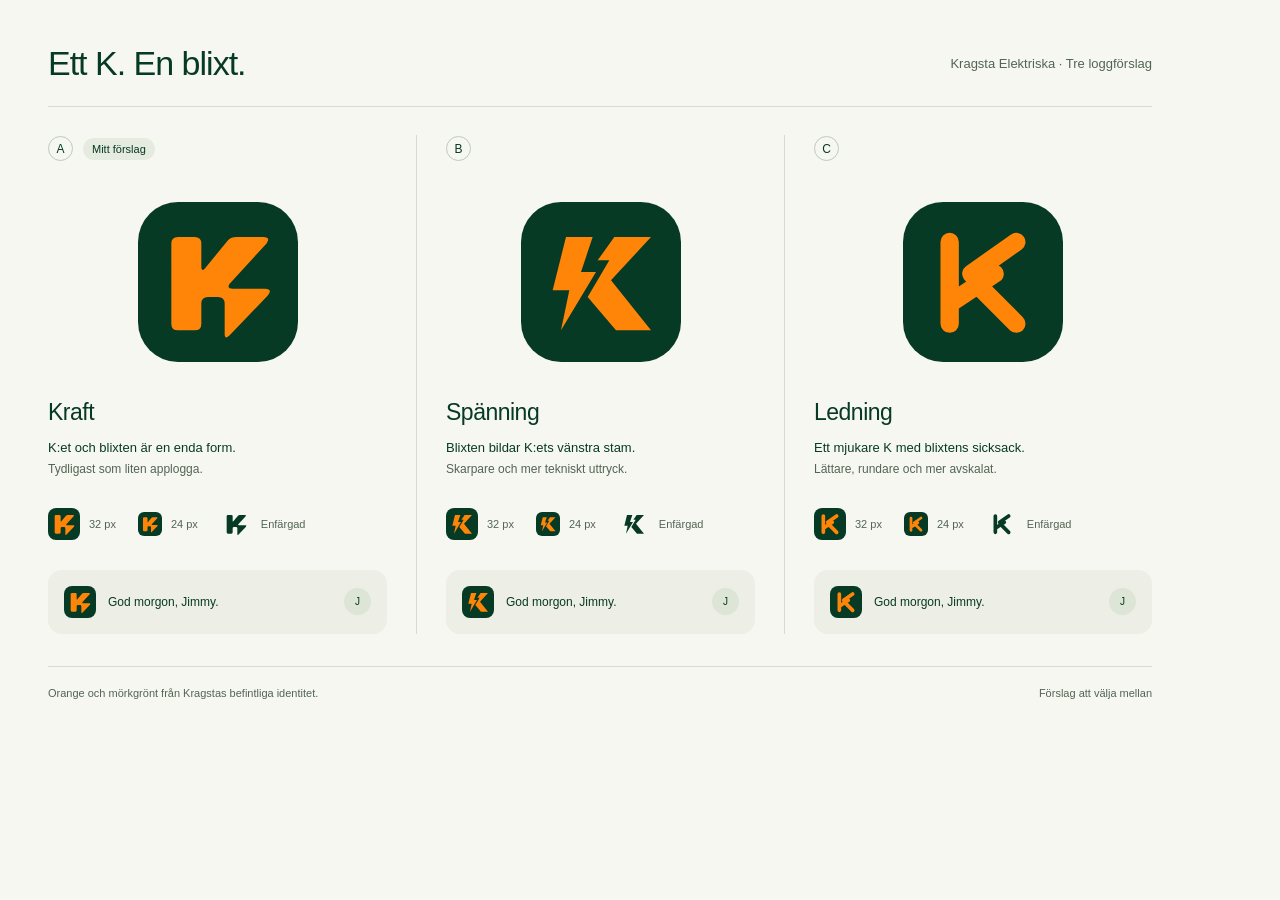
<file: design/logo-proposals.html>
<!doctype html><html lang="sv"><meta charset="utf-8"><title>Kragsta — tre loggförslag</title><style>
*{box-sizing:border-box}body{margin:0;color:#073a24;background:#f7f7f2;font-family:'Segoe UI',sans-serif;-webkit-font-smoothing:antialiased}.board{padding:44px 48px 30px;width:1200px}.heading{display:flex;justify-content:space-between;align-items:center;border-bottom:1px solid #d5ddcf;padding-bottom:23px}.heading h1{font-size:34px;font-weight:450;letter-spacing:-1px;margin:0}.heading span{font-size:13px;color:#526553}.options{display:grid;grid-template-columns:repeat(3,1fr);margin-top:28px}.option{padding:0 29px}.option:first-child{padding-left:0}.option:last-child{padding-right:0}.option+.option{border-left:1px solid #d5ddcf}.option-head{display:flex;align-items:center;gap:10px;min-height:27px;margin-bottom:23px}.letter{font-size:12px;display:grid;place-items:center;border:1px solid #bccbbd;width:25px;height:25px;border-radius:50%}.pick{font-size:11px;padding:5px 9px;background:#e5ebdf;border-radius:30px}.hero{height:194px;display:grid;place-items:center}.hero svg{width:160px;height:160px}h2{font-size:23px;letter-spacing:-.5px;font-weight:500;margin:20px 0 10px}p{font-size:13px;line-height:1.8;margin:0}p.note{font-size:12px;color:#526553}.small{display:flex;gap:22px;align-items:center;margin:24px 0 27px;min-height:38px}.tiny{display:flex;align-items:center;gap:9px}.tiny svg{width:32px;height:32px}.tiny.micro svg{width:24px;height:24px}.tiny span{font-size:11px;color:#526553}.app-strip{background:#edeee5;border-radius:14px;padding:16px;display:flex;align-items:center;justify-content:space-between}.app-strip svg{width:32px;height:32px;flex-shrink:0}.app-strip .greeting{margin-left:12px;margin-right:auto;font-size:12px;font-weight:500}.avatar{width:27px;height:27px;border-radius:50%;display:grid;place-items:center;font-size:10px;background:#dce5d6}.footer{margin-top:32px;padding-top:20px;border-top:1px solid #d5ddcf;display:flex;justify-content:space-between;font-size:11px;color:#526553}
</style><main class="board"><header class="heading"><h1>Ett K. En blixt.</h1><span>Kragsta Elektriska · Tre loggförslag</span></header><section class="options"><article class="option"><div class="option-head"><span class="letter">A</span><span class="pick">Mitt förslag</span></div><div class="hero"><svg xmlns="http://www.w3.org/2000/svg" viewBox="0 0 96 96" role="img" aria-labelledby="title desc"><title id="title">Kragsta Elektriska — Kraft</title><desc id="desc">Ett sammanhängande K vars högra sida övergår i en blixt.</desc><rect width="96" height="96" rx="24" fill="#073a24"/><path d="M24 21H34Q38 21 38 25V39Q38 42 40 40L54 23Q56 21 59 21H75Q80 21 77 25L55 49Q53 52 57 52H76Q81 52 78 56L55 80Q52 83 52 79V61Q52 57 48 57H42Q38 57 38 61V73Q38 77 34 77H24Q20 77 20 73V25Q20 21 24 21Z" fill="#ff8508"/></svg>
</div><h2>Kraft</h2><p>K:et och blixten är en enda form.</p><p class="note">Tydligast som liten applogga.</p><div class="small"><span class="tiny"><svg xmlns="http://www.w3.org/2000/svg" viewBox="0 0 96 96" role="img" aria-labelledby="title desc"><title id="title">Kragsta Elektriska — Kraft</title><desc id="desc">Ett sammanhängande K vars högra sida övergår i en blixt.</desc><rect width="96" height="96" rx="24" fill="#073a24"/><path d="M24 21H34Q38 21 38 25V39Q38 42 40 40L54 23Q56 21 59 21H75Q80 21 77 25L55 49Q53 52 57 52H76Q81 52 78 56L55 80Q52 83 52 79V61Q52 57 48 57H42Q38 57 38 61V73Q38 77 34 77H24Q20 77 20 73V25Q20 21 24 21Z" fill="#ff8508"/></svg>
<span>32 px</span></span><span class="tiny micro"><svg xmlns="http://www.w3.org/2000/svg" viewBox="0 0 96 96" role="img" aria-labelledby="title desc"><title id="title">Kragsta Elektriska — Kraft</title><desc id="desc">Ett sammanhängande K vars högra sida övergår i en blixt.</desc><rect width="96" height="96" rx="24" fill="#073a24"/><path d="M24 21H34Q38 21 38 25V39Q38 42 40 40L54 23Q56 21 59 21H75Q80 21 77 25L55 49Q53 52 57 52H76Q81 52 78 56L55 80Q52 83 52 79V61Q52 57 48 57H42Q38 57 38 61V73Q38 77 34 77H24Q20 77 20 73V25Q20 21 24 21Z" fill="#ff8508"/></svg>
<span>24 px</span></span><span class="tiny"><svg xmlns="http://www.w3.org/2000/svg" viewBox="0 0 96 96" role="img" aria-labelledby="title desc"><title id="title">Kragsta Elektriska — Kraft</title><desc id="desc">Ett sammanhängande K vars högra sida övergår i en blixt.</desc><path d="M24 21H34Q38 21 38 25V39Q38 42 40 40L54 23Q56 21 59 21H75Q80 21 77 25L55 49Q53 52 57 52H76Q81 52 78 56L55 80Q52 83 52 79V61Q52 57 48 57H42Q38 57 38 61V73Q38 77 34 77H24Q20 77 20 73V25Q20 21 24 21Z" fill="#073a24"/></svg>
<span>Enfärgad</span></span></div><div class="app-strip"><svg xmlns="http://www.w3.org/2000/svg" viewBox="0 0 96 96" role="img" aria-labelledby="title desc"><title id="title">Kragsta Elektriska — Kraft</title><desc id="desc">Ett sammanhängande K vars högra sida övergår i en blixt.</desc><rect width="96" height="96" rx="24" fill="#073a24"/><path d="M24 21H34Q38 21 38 25V39Q38 42 40 40L54 23Q56 21 59 21H75Q80 21 77 25L55 49Q53 52 57 52H76Q81 52 78 56L55 80Q52 83 52 79V61Q52 57 48 57H42Q38 57 38 61V73Q38 77 34 77H24Q20 77 20 73V25Q20 21 24 21Z" fill="#ff8508"/></svg>
<span class="greeting">God morgon, Jimmy.</span><span class="avatar">J</span></div></article><article class="option"><div class="option-head"><span class="letter">B</span></div><div class="hero"><svg xmlns="http://www.w3.org/2000/svg" viewBox="0 0 96 96" role="img" aria-labelledby="title desc"><title id="title">Kragsta Elektriska — Spänning</title><desc id="desc">Ett kantigt K där blixten bildar bokstavens vänstra stam.</desc><rect width="96" height="96" rx="24" fill="#073a24"/><path d="M27 21H43L36 42H45L24 77L29 53H19Z M56 21H78L54 47L78 77H57L40 57L53 35H46Z" fill="#ff8508"/></svg>
</div><h2>Spänning</h2><p>Blixten bildar K:ets vänstra stam.</p><p class="note">Skarpare och mer tekniskt uttryck.</p><div class="small"><span class="tiny"><svg xmlns="http://www.w3.org/2000/svg" viewBox="0 0 96 96" role="img" aria-labelledby="title desc"><title id="title">Kragsta Elektriska — Spänning</title><desc id="desc">Ett kantigt K där blixten bildar bokstavens vänstra stam.</desc><rect width="96" height="96" rx="24" fill="#073a24"/><path d="M27 21H43L36 42H45L24 77L29 53H19Z M56 21H78L54 47L78 77H57L40 57L53 35H46Z" fill="#ff8508"/></svg>
<span>32 px</span></span><span class="tiny micro"><svg xmlns="http://www.w3.org/2000/svg" viewBox="0 0 96 96" role="img" aria-labelledby="title desc"><title id="title">Kragsta Elektriska — Spänning</title><desc id="desc">Ett kantigt K där blixten bildar bokstavens vänstra stam.</desc><rect width="96" height="96" rx="24" fill="#073a24"/><path d="M27 21H43L36 42H45L24 77L29 53H19Z M56 21H78L54 47L78 77H57L40 57L53 35H46Z" fill="#ff8508"/></svg>
<span>24 px</span></span><span class="tiny"><svg xmlns="http://www.w3.org/2000/svg" viewBox="0 0 96 96" role="img" aria-labelledby="title desc"><title id="title">Kragsta Elektriska — Spänning</title><desc id="desc">Ett kantigt K där blixten bildar bokstavens vänstra stam.</desc><path d="M27 21H43L36 42H45L24 77L29 53H19Z M56 21H78L54 47L78 77H57L40 57L53 35H46Z" fill="#073a24"/></svg>
<span>Enfärgad</span></span></div><div class="app-strip"><svg xmlns="http://www.w3.org/2000/svg" viewBox="0 0 96 96" role="img" aria-labelledby="title desc"><title id="title">Kragsta Elektriska — Spänning</title><desc id="desc">Ett kantigt K där blixten bildar bokstavens vänstra stam.</desc><rect width="96" height="96" rx="24" fill="#073a24"/><path d="M27 21H43L36 42H45L24 77L29 53H19Z M56 21H78L54 47L78 77H57L40 57L53 35H46Z" fill="#ff8508"/></svg>
<span class="greeting">God morgon, Jimmy.</span><span class="avatar">J</span></div></article><article class="option"><div class="option-head"><span class="letter">C</span></div><div class="hero"><svg xmlns="http://www.w3.org/2000/svg" viewBox="0 0 96 96" role="img" aria-labelledby="title desc"><title id="title">Kragsta Elektriska — Ledning</title><desc id="desc">Ett K av rundade linjer med blixtens sicksack inbyggd i den övre armen.</desc><rect width="96" height="96" rx="24" fill="#073a24"/><path d="M28 24V73M68 24L41 43H55L28 61M45 50L68 73" fill="none" stroke="#ff8508" stroke-width="11" stroke-linecap="round" stroke-linejoin="round"/></svg>
</div><h2>Ledning</h2><p>Ett mjukare K med blixtens sicksack.</p><p class="note">Lättare, rundare och mer avskalat.</p><div class="small"><span class="tiny"><svg xmlns="http://www.w3.org/2000/svg" viewBox="0 0 96 96" role="img" aria-labelledby="title desc"><title id="title">Kragsta Elektriska — Ledning</title><desc id="desc">Ett K av rundade linjer med blixtens sicksack inbyggd i den övre armen.</desc><rect width="96" height="96" rx="24" fill="#073a24"/><path d="M28 24V73M68 24L41 43H55L28 61M45 50L68 73" fill="none" stroke="#ff8508" stroke-width="11" stroke-linecap="round" stroke-linejoin="round"/></svg>
<span>32 px</span></span><span class="tiny micro"><svg xmlns="http://www.w3.org/2000/svg" viewBox="0 0 96 96" role="img" aria-labelledby="title desc"><title id="title">Kragsta Elektriska — Ledning</title><desc id="desc">Ett K av rundade linjer med blixtens sicksack inbyggd i den övre armen.</desc><rect width="96" height="96" rx="24" fill="#073a24"/><path d="M28 24V73M68 24L41 43H55L28 61M45 50L68 73" fill="none" stroke="#ff8508" stroke-width="11" stroke-linecap="round" stroke-linejoin="round"/></svg>
<span>24 px</span></span><span class="tiny"><svg xmlns="http://www.w3.org/2000/svg" viewBox="0 0 96 96" role="img" aria-labelledby="title desc"><title id="title">Kragsta Elektriska — Ledning</title><desc id="desc">Ett K av rundade linjer med blixtens sicksack inbyggd i den övre armen.</desc><path d="M28 24V73M68 24L41 43H55L28 61M45 50L68 73" fill="none" stroke="#073a24" stroke-width="11" stroke-linecap="round" stroke-linejoin="round"/></svg>
<span>Enfärgad</span></span></div><div class="app-strip"><svg xmlns="http://www.w3.org/2000/svg" viewBox="0 0 96 96" role="img" aria-labelledby="title desc"><title id="title">Kragsta Elektriska — Ledning</title><desc id="desc">Ett K av rundade linjer med blixtens sicksack inbyggd i den övre armen.</desc><rect width="96" height="96" rx="24" fill="#073a24"/><path d="M28 24V73M68 24L41 43H55L28 61M45 50L68 73" fill="none" stroke="#ff8508" stroke-width="11" stroke-linecap="round" stroke-linejoin="round"/></svg>
<span class="greeting">God morgon, Jimmy.</span><span class="avatar">J</span></div></article></section><footer class="footer"><span>Orange och mörkgrönt från Kragstas befintliga identitet.</span><span>Förslag att välja mellan</span></footer></main></html>
</file>
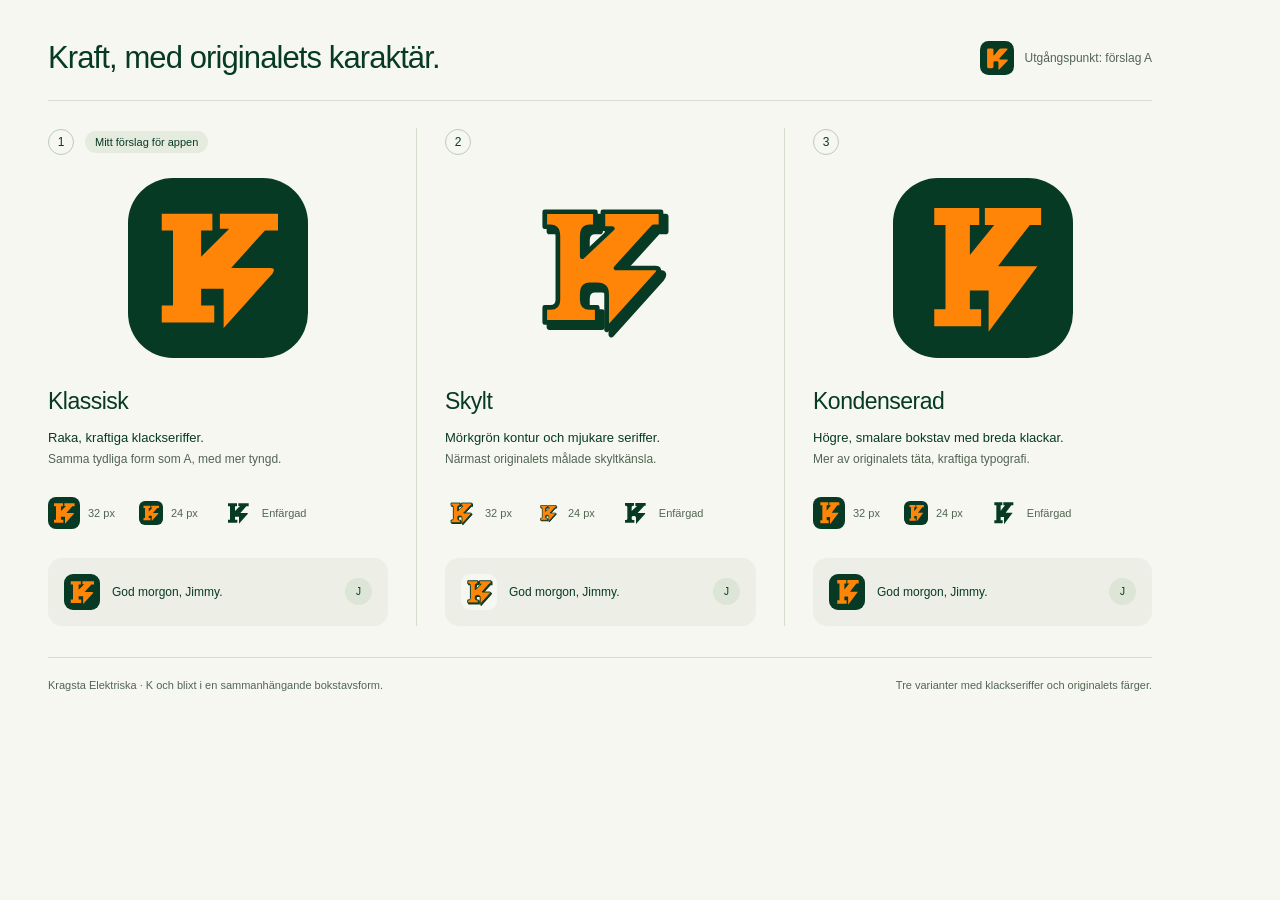
<file: design/retro-logo-proposals.html>
<!doctype html><html lang="sv"><meta charset="utf-8"><title>Kragsta — Kraft med originalets karaktär</title><style>
*{box-sizing:border-box}body{margin:0;color:#073a24;background:#f7f7f2;font-family:'Segoe UI',sans-serif;-webkit-font-smoothing:antialiased}.board{width:1200px;padding:40px 48px 28px}.heading{display:flex;justify-content:space-between;align-items:center;gap:30px;padding-bottom:24px;border-bottom:1px solid #d5ddcf}.heading h1{font-size:31px;letter-spacing:-.9px;font-weight:450;margin:0}.source{display:flex;align-items:center;gap:11px;white-space:nowrap;font-size:12px;color:#526553}.source svg{width:34px;height:34px}.options{display:grid;grid-template-columns:repeat(3,1fr);margin-top:27px}.option{padding:0 28px}.option:first-child{padding-left:0}.option:last-child{padding-right:0}.option+.option{border-left:1px solid #d5ddcf}.option-head{height:28px;display:flex;align-items:center;gap:11px}.number{height:26px;width:26px;display:grid;place-items:center;border:1px solid #bccbbd;border-radius:50%;font-size:12px}.pick{font-size:11px;background:#e5ebdf;padding:5px 10px;border-radius:30px}.hero{height:224px;display:grid;place-items:center}.hero svg{width:180px;height:180px}h2{margin:8px 0 11px;font-size:23px;letter-spacing:-.5px;font-weight:500}p{font-size:13px;line-height:1.8;margin:0}.note{font-size:12px;color:#526553}.detail{display:flex;gap:24px;align-items:center;margin:23px 0 25px;min-height:39px}.detail>span{display:flex;align-items:center;gap:8px;font-size:11px;color:#526553}.detail svg{width:32px;height:32px}.detail .micro svg{width:24px;height:24px}.app-strip{border-radius:14px;background:#edeee5;padding:16px;display:flex;align-items:center;gap:12px}.app-strip svg{width:36px;height:36px;flex-shrink:0}.app-strip .greeting{margin-right:auto;font-size:12px;font-weight:500}.avatar{display:grid;place-items:center;width:27px;height:27px;border-radius:50%;background:#dce5d6;font-size:10px}.footer{margin-top:31px;padding-top:21px;border-top:1px solid #d5ddcf;display:flex;justify-content:space-between;gap:25px;font-size:11px;color:#526553}
</style><main class="board"><header class="heading"><h1>Kraft, med originalets karaktär.</h1><div class="source"><svg xmlns="http://www.w3.org/2000/svg" viewBox="0 0 96 96" role="img" aria-labelledby="title desc"><title id="title">Kragsta Elektriska — Kraft</title><desc id="desc">Ett sammanhängande K vars högra sida övergår i en blixt.</desc><rect width="96" height="96" rx="24" fill="#073a24"/><path d="M24 21H34Q38 21 38 25V39Q38 42 40 40L54 23Q56 21 59 21H75Q80 21 77 25L55 49Q53 52 57 52H76Q81 52 78 56L55 80Q52 83 52 79V61Q52 57 48 57H42Q38 57 38 61V73Q38 77 34 77H24Q20 77 20 73V25Q20 21 24 21Z" fill="#ff8508"/></svg>
<span>Utgångspunkt: förslag A</span></div></header><section class="options"><article class="option"><header class="option-head"><span class="number">1</span><span class="pick">Mitt förslag för appen</span></header><div class="hero"><svg xmlns="http://www.w3.org/2000/svg" viewBox="0 0 96 96" role="img" aria-labelledby="title desc"><title id="title">Kragsta Elektriska — Kraft Klassisk</title><desc id="desc">Ett K med raka, kraftiga klackseriffer och en integrerad blixt.</desc><rect width="96" height="96" rx="24" fill="#073a24"/><path d="M18 19H45V28H39V42L54 27H49V19H80V28H73L55 48H76Q79 48 77 51L51 80V59H39V68H46V77H18V68H24V28H18Z" fill="#ff8508"/></svg>
</div><h2>Klassisk</h2><p>Raka, kraftiga klackseriffer.</p><p class="note">Samma tydliga form som A, med mer tyngd.</p><div class="detail"><span><svg xmlns="http://www.w3.org/2000/svg" viewBox="0 0 96 96" role="img" aria-labelledby="title desc"><title id="title">Kragsta Elektriska — Kraft Klassisk</title><desc id="desc">Ett K med raka, kraftiga klackseriffer och en integrerad blixt.</desc><rect width="96" height="96" rx="24" fill="#073a24"/><path d="M18 19H45V28H39V42L54 27H49V19H80V28H73L55 48H76Q79 48 77 51L51 80V59H39V68H46V77H18V68H24V28H18Z" fill="#ff8508"/></svg>
32 px</span><span class="micro"><svg xmlns="http://www.w3.org/2000/svg" viewBox="0 0 96 96" role="img" aria-labelledby="title desc"><title id="title">Kragsta Elektriska — Kraft Klassisk</title><desc id="desc">Ett K med raka, kraftiga klackseriffer och en integrerad blixt.</desc><rect width="96" height="96" rx="24" fill="#073a24"/><path d="M18 19H45V28H39V42L54 27H49V19H80V28H73L55 48H76Q79 48 77 51L51 80V59H39V68H46V77H18V68H24V28H18Z" fill="#ff8508"/></svg>
24 px</span><span><svg xmlns="http://www.w3.org/2000/svg" viewBox="0 0 96 96" aria-label="Enfärgad version"><path d="M18 19H45V28H39V42L54 27H49V19H80V28H73L55 48H76Q79 48 77 51L51 80V59H39V68H46V77H18V68H24V28H18Z" fill="#073a24"/></svg>Enfärgad</span></div><div class="app-strip"><svg xmlns="http://www.w3.org/2000/svg" viewBox="0 0 96 96" role="img" aria-labelledby="title desc"><title id="title">Kragsta Elektriska — Kraft Klassisk</title><desc id="desc">Ett K med raka, kraftiga klackseriffer och en integrerad blixt.</desc><rect width="96" height="96" rx="24" fill="#073a24"/><path d="M18 19H45V28H39V42L54 27H49V19H80V28H73L55 48H76Q79 48 77 51L51 80V59H39V68H46V77H18V68H24V28H18Z" fill="#ff8508"/></svg>
<span class="greeting">God morgon, Jimmy.</span><span class="avatar">J</span></div></article><article class="option"><header class="option-head"><span class="number">2</span></header><div class="hero"><svg xmlns="http://www.w3.org/2000/svg" viewBox="0 0 96 96" role="img" aria-labelledby="title desc"><title id="title">Kragsta Elektriska — Kraft Skylt</title><desc id="desc">Ett K med kraftiga seriffer, mjukt anslutna klackar, mörkgrön kontur och en integrerad blixt.</desc><rect width="96" height="96" rx="24" fill="#f7f7f2"/><g stroke="#073a24" stroke-linejoin="round"><path d="M18 18H45V26H42Q38 26 38 31V42L54 27H49V18H80V26H76L56 48H77Q80 48 78 51L51 81V62Q51 57 46 57H42Q38 57 38 62V65Q38 69 42 69H46V77H18V69H21Q25 69 25 65V31Q25 26 21 26H18Z" transform="translate(2.5 2.5)" fill="#073a24" stroke-width="3"/><path d="M18 18H45V26H42Q38 26 38 31V42L54 27H49V18H80V26H76L56 48H77Q80 48 78 51L51 81V62Q51 57 46 57H42Q38 57 38 62V65Q38 69 42 69H46V77H18V69H21Q25 69 25 65V31Q25 26 21 26H18Z" fill="#ff8508" stroke-width="2.5"/></g></svg>
</div><h2>Skylt</h2><p>Mörkgrön kontur och mjukare seriffer.</p><p class="note">Närmast originalets målade skyltkänsla.</p><div class="detail"><span><svg xmlns="http://www.w3.org/2000/svg" viewBox="0 0 96 96" role="img" aria-labelledby="title desc"><title id="title">Kragsta Elektriska — Kraft Skylt</title><desc id="desc">Ett K med kraftiga seriffer, mjukt anslutna klackar, mörkgrön kontur och en integrerad blixt.</desc><rect width="96" height="96" rx="24" fill="#f7f7f2"/><g stroke="#073a24" stroke-linejoin="round"><path d="M18 18H45V26H42Q38 26 38 31V42L54 27H49V18H80V26H76L56 48H77Q80 48 78 51L51 81V62Q51 57 46 57H42Q38 57 38 62V65Q38 69 42 69H46V77H18V69H21Q25 69 25 65V31Q25 26 21 26H18Z" transform="translate(2.5 2.5)" fill="#073a24" stroke-width="3"/><path d="M18 18H45V26H42Q38 26 38 31V42L54 27H49V18H80V26H76L56 48H77Q80 48 78 51L51 81V62Q51 57 46 57H42Q38 57 38 62V65Q38 69 42 69H46V77H18V69H21Q25 69 25 65V31Q25 26 21 26H18Z" fill="#ff8508" stroke-width="2.5"/></g></svg>
32 px</span><span class="micro"><svg xmlns="http://www.w3.org/2000/svg" viewBox="0 0 96 96" role="img" aria-labelledby="title desc"><title id="title">Kragsta Elektriska — Kraft Skylt</title><desc id="desc">Ett K med kraftiga seriffer, mjukt anslutna klackar, mörkgrön kontur och en integrerad blixt.</desc><rect width="96" height="96" rx="24" fill="#f7f7f2"/><g stroke="#073a24" stroke-linejoin="round"><path d="M18 18H45V26H42Q38 26 38 31V42L54 27H49V18H80V26H76L56 48H77Q80 48 78 51L51 81V62Q51 57 46 57H42Q38 57 38 62V65Q38 69 42 69H46V77H18V69H21Q25 69 25 65V31Q25 26 21 26H18Z" transform="translate(2.5 2.5)" fill="#073a24" stroke-width="3"/><path d="M18 18H45V26H42Q38 26 38 31V42L54 27H49V18H80V26H76L56 48H77Q80 48 78 51L51 81V62Q51 57 46 57H42Q38 57 38 62V65Q38 69 42 69H46V77H18V69H21Q25 69 25 65V31Q25 26 21 26H18Z" fill="#ff8508" stroke-width="2.5"/></g></svg>
24 px</span><span><svg xmlns="http://www.w3.org/2000/svg" viewBox="0 0 96 96" aria-label="Enfärgad version"><path d="M18 18H45V26H42Q38 26 38 31V42L54 27H49V18H80V26H76L56 48H77Q80 48 78 51L51 81V62Q51 57 46 57H42Q38 57 38 62V65Q38 69 42 69H46V77H18V69H21Q25 69 25 65V31Q25 26 21 26H18Z" fill="#073a24"/></svg>Enfärgad</span></div><div class="app-strip"><svg xmlns="http://www.w3.org/2000/svg" viewBox="0 0 96 96" role="img" aria-labelledby="title desc"><title id="title">Kragsta Elektriska — Kraft Skylt</title><desc id="desc">Ett K med kraftiga seriffer, mjukt anslutna klackar, mörkgrön kontur och en integrerad blixt.</desc><rect width="96" height="96" rx="24" fill="#f7f7f2"/><g stroke="#073a24" stroke-linejoin="round"><path d="M18 18H45V26H42Q38 26 38 31V42L54 27H49V18H80V26H76L56 48H77Q80 48 78 51L51 81V62Q51 57 46 57H42Q38 57 38 62V65Q38 69 42 69H46V77H18V69H21Q25 69 25 65V31Q25 26 21 26H18Z" transform="translate(2.5 2.5)" fill="#073a24" stroke-width="3"/><path d="M18 18H45V26H42Q38 26 38 31V42L54 27H49V18H80V26H76L56 48H77Q80 48 78 51L51 81V62Q51 57 46 57H42Q38 57 38 62V65Q38 69 42 69H46V77H18V69H21Q25 69 25 65V31Q25 26 21 26H18Z" fill="#ff8508" stroke-width="2.5"/></g></svg>
<span class="greeting">God morgon, Jimmy.</span><span class="avatar">J</span></div></article><article class="option"><header class="option-head"><span class="number">3</span></header><div class="hero"><svg xmlns="http://www.w3.org/2000/svg" viewBox="0 0 96 96" role="img" aria-labelledby="title desc"><title id="title">Kragsta Elektriska — Kraft Kondenserad</title><desc id="desc">Ett högt och smalt K med breda klackseriffer och en lång integrerad blixt.</desc><rect width="96" height="96" rx="24" fill="#073a24"/><path d="M22 16H46V25H41V41L54 25H49V16H79V25H73L56 47H77L51 82V60H41V70H47V79H22V70H28V25H22Z" fill="#ff8508"/></svg>
</div><h2>Kondenserad</h2><p>Högre, smalare bokstav med breda klackar.</p><p class="note">Mer av originalets täta, kraftiga typografi.</p><div class="detail"><span><svg xmlns="http://www.w3.org/2000/svg" viewBox="0 0 96 96" role="img" aria-labelledby="title desc"><title id="title">Kragsta Elektriska — Kraft Kondenserad</title><desc id="desc">Ett högt och smalt K med breda klackseriffer och en lång integrerad blixt.</desc><rect width="96" height="96" rx="24" fill="#073a24"/><path d="M22 16H46V25H41V41L54 25H49V16H79V25H73L56 47H77L51 82V60H41V70H47V79H22V70H28V25H22Z" fill="#ff8508"/></svg>
32 px</span><span class="micro"><svg xmlns="http://www.w3.org/2000/svg" viewBox="0 0 96 96" role="img" aria-labelledby="title desc"><title id="title">Kragsta Elektriska — Kraft Kondenserad</title><desc id="desc">Ett högt och smalt K med breda klackseriffer och en lång integrerad blixt.</desc><rect width="96" height="96" rx="24" fill="#073a24"/><path d="M22 16H46V25H41V41L54 25H49V16H79V25H73L56 47H77L51 82V60H41V70H47V79H22V70H28V25H22Z" fill="#ff8508"/></svg>
24 px</span><span><svg xmlns="http://www.w3.org/2000/svg" viewBox="0 0 96 96" aria-label="Enfärgad version"><path d="M22 16H46V25H41V41L54 25H49V16H79V25H73L56 47H77L51 82V60H41V70H47V79H22V70H28V25H22Z" fill="#073a24"/></svg>Enfärgad</span></div><div class="app-strip"><svg xmlns="http://www.w3.org/2000/svg" viewBox="0 0 96 96" role="img" aria-labelledby="title desc"><title id="title">Kragsta Elektriska — Kraft Kondenserad</title><desc id="desc">Ett högt och smalt K med breda klackseriffer och en lång integrerad blixt.</desc><rect width="96" height="96" rx="24" fill="#073a24"/><path d="M22 16H46V25H41V41L54 25H49V16H79V25H73L56 47H77L51 82V60H41V70H47V79H22V70H28V25H22Z" fill="#ff8508"/></svg>
<span class="greeting">God morgon, Jimmy.</span><span class="avatar">J</span></div></article></section><footer class="footer"><span>Kragsta Elektriska · K och blixt i en sammanhängande bokstavsform.</span><span>Tre varianter med klackseriffer och originalets färger.</span></footer></main></html>
</file>
<file: styles.css>
@font-face{font-family:App Sans;src:local("Segoe UI Variable Text"),local("Segoe UI");font-weight:100 900;font-display:swap}
:root{--paper:#f7f7f2;--ink:#252923;--muted:#666b61;--panel:#edeee5;--line:#dddfd5;--lemon:#e9eca5;--sage:#e5ebdf;--danger:#924c3d;--board:#e9ebe5;--font:"App Sans","Segoe UI",sans-serif;--radius:16px}
*{box-sizing:border-box}body{margin:0;background:var(--board);color:var(--ink);font-family:var(--font);-webkit-font-smoothing:antialiased}button,input,select,textarea{font:inherit}button,a,input,select,textarea{-webkit-tap-highlight-color:transparent}button{color:inherit;cursor:pointer}button{border:0}button:disabled{cursor:not-allowed;opacity:.46}a{color:inherit;text-decoration:none}button:focus-visible,a:focus-visible,input:focus-visible,textarea:focus-visible,select:focus-visible{outline:2px solid #617335;outline-offset:4px}::selection{background:#d5df91;color:var(--ink)}h1,h2,h3,p{margin:0}button svg{pointer-events:none}.icon{width:21px;height:21px;display:inline-block;vertical-align:middle;flex-shrink:0;stroke-width:1.65;fill:none;stroke:currentColor;stroke-linecap:round;stroke-linejoin:round}.studio-header{max-width:1440px;margin:auto;padding:30px 56px;display:flex;align-items:center;justify-content:space-between;border-bottom:1px solid #d3d7cc}.wordmark{font-size:25px;font-weight:650;letter-spacing:-1px;display:flex;align-items:center;gap:11px}.brand-symbol{display:inline-block;width:23px;height:29px;background:var(--ink);clip-path:polygon(52% 0,5% 57%,43% 57%,33% 100%,96% 37%,57% 37%,70% 0)}.concept-tag{font-size:11px;letter-spacing:0;font-weight:500;border:1px solid #c8cdc0;border-radius:30px;padding:5px 9px;margin-left:10px}.studio-meta{font-size:12px;line-height:1.5;text-align:right}.studio-meta span{color:var(--muted)}.studio{max-width:1440px;margin:auto;padding:48px 56px 20px}.intro{display:flex;justify-content:space-between;align-items:end;gap:24px;margin-bottom:32px}.intro h1{font-size:46px;line-height:1.12;font-weight:450;letter-spacing:-1.6px}.intro p{font-size:15px;color:var(--muted);margin-top:13px}.demo-note{font-size:11px;white-space:nowrap;color:var(--muted);display:flex;gap:7px;align-items:center;padding-bottom:3px}.demo-note>span{width:6px;height:6px;border-radius:50%;background:#6d7d4f}.studio-tabs{display:flex;gap:5px;align-items:center;border-bottom:1px solid #cfd3c6;margin-bottom:35px;padding-bottom:14px}.studio-tabs button{font-size:13px;background:transparent;border-radius:30px;min-height:42px;padding:0 20px;color:#62685b}.studio-tabs button[aria-pressed=true]{background:var(--ink);color:var(--paper)}.studio-tabs button:hover:not([aria-pressed=true]){background:#dde1d5}.studio-tabs button span{margin-left:12px}.screen-grid{display:grid;grid-template-columns:repeat(3,minmax(0,1fr));gap:45px 36px}.mockup-wrap{min-width:0}.screen-label{display:flex;align-items:center;justify-content:space-between;margin-bottom:13px;font-size:13px}.screen-label>div{display:flex;gap:11px;align-items:center}.screen-number{color:var(--muted);font-size:11px;font-variant-numeric:tabular-nums}.open-screen{display:flex;align-items:center;justify-content:center;background:transparent;min-width:44px;min-height:34px}.open-screen svg{width:17px;height:17px}.phone{width:100%;max-width:390px;height:766px;background:var(--paper);border:5px solid #d3d7cb;outline:1px solid #bfc5b6;border-radius:38px;position:relative;overflow:hidden;margin:0 auto;box-shadow:0 12px 26px -20px #45503250;display:flex;flex-direction:column;color:var(--ink);font-size:14px}.phone-status{display:flex;justify-content:space-between;align-items:center;flex-shrink:0;padding:14px 24px 11px;font-size:12px;font-weight:600;height:42px}.status-icons{display:flex;align-items:center;gap:5px}.status-icons svg{width:15px;height:15px;stroke-width:2}.phone-content{padding:11px 23px 19px;flex:1;overflow:auto;scrollbar-width:thin;scrollbar-color:#c6ccbc transparent}.phone-content::-webkit-scrollbar{width:3px}.phone-content::-webkit-scrollbar-thumb{background:#c6ccbc;border-radius:4px}.phone-nav{background:var(--paper);display:flex;justify-content:space-around;border-top:1px solid var(--line);padding:9px 12px 5px;flex-shrink:0}.phone-nav button{min-width:59px;min-height:48px;background:transparent;color:#757b6e;display:flex;flex-direction:column;align-items:center;justify-content:center;gap:4px;font-size:10px;position:relative}.phone-nav button.active{color:var(--ink);font-weight:600}.phone-nav button.active:after{content:"";position:absolute;width:4px;height:4px;border-radius:50%;background:var(--ink);bottom:-3px}.phone-nav .icon{width:20px;height:20px}.home-indicator{flex-shrink:0;margin:9px auto 7px;background:var(--ink);height:4px;width:105px;border-radius:5px}.screen-caption{font-size:12px;line-height:1.7;color:var(--muted);max-width:340px;padding-top:17px}.page-heading{display:flex;justify-content:space-between;align-items:start;gap:8px;margin:8px 0 23px}.page-heading h2{font-size:31px;font-weight:450;letter-spacing:-1.1px;line-height:1.12}.page-heading p{margin-top:8px;font-size:12px;line-height:1.5;color:var(--muted)}.avatar{border-radius:50%;display:flex;align-items:center;justify-content:center;font-size:13px;background:var(--sage);width:39px;height:39px;flex-shrink:0;font-weight:500}.avatar.owner{background:#e3e6d6;border:1px solid #d5dac7;width:39px;height:39px}.section-heading{display:flex;align-items:center;justify-content:space-between;margin:24px 0 11px;gap:8px}.section-heading h3{font-size:15px;font-weight:600;letter-spacing:-.25px}.text-button{background:transparent;font-size:11px;min-height:35px;padding:0 4px;display:flex;align-items:center;gap:4px;text-decoration:underline;text-decoration-color:#adb69b;text-underline-offset:3px}.text-button .icon{width:14px;height:14px}.stats{display:flex;gap:10px;margin:18px 0}.stat{flex:1;background:var(--panel);border-radius:var(--radius);padding:17px 16px;text-align:left}.stat.lemon{background:var(--lemon)}.stat-value{font-size:30px;font-weight:450;line-height:1.1;letter-spacing:-1px}.stat-value .unit{font-size:14px;letter-spacing:0;margin-left:3px}.stat-label{font-size:11px;display:block;margin-top:8px}.next-job{background:var(--panel);border-radius:var(--radius);padding:18px}.job-topline{display:flex;align-items:center;justify-content:space-between;gap:10px;font-size:12px}.job-time{display:flex;align-items:center;gap:7px;font-variant-numeric:tabular-nums}.job-time .icon{width:16px;height:16px}.status{display:inline-flex;align-items:center;gap:5px;padding:5px 8px;background:var(--sage);font-size:10px;border-radius:20px;white-space:nowrap;font-weight:500;line-height:1.1}.status:before{content:"";width:4px;height:4px;border-radius:50%;background:currentColor}.status.planned{background:#e5e8dc}.status.draft{background:#e9ebdf}.status.warning{background:#f0e1d7;color:#884932}.status.lemon{background:var(--lemon)}.next-job h3{font-size:23px;font-weight:500;line-height:1.15;letter-spacing:-.7px;margin:23px 0 9px}.next-job p{font-size:12px;color:var(--muted);line-height:1.7}.next-job p .icon{height:13px;width:13px;margin-right:5px}.btn{min-height:46px;border-radius:50px;padding:10px 16px;display:inline-flex;align-items:center;justify-content:center;gap:9px;font-size:12px;font-weight:550;line-height:1.2;transition:background .15s}.btn .icon{width:17px;height:17px}.btn-primary{background:var(--ink);color:var(--paper)}.btn-primary:hover{background:#414938}.btn-secondary{background:var(--panel);color:var(--ink)}.btn-secondary:hover{background:#e0e4d6}.btn-light{background:var(--paper);color:var(--ink)}.btn-outline{background:transparent;border:1px solid #cdd2c3}.block{width:100%}.next-job .btn{margin-top:19px}.attention-row{background:transparent;text-align:left;padding:14px 0;display:flex;gap:12px;align-items:center;width:100%;border-bottom:1px solid var(--line);min-height:65px}.attention-row:last-child{border:0}.attention-symbol{width:36px;height:36px;border-radius:50%;display:flex;align-items:center;justify-content:center;background:var(--lemon);flex-shrink:0}.attention-symbol .icon{width:17px;height:17px}.attention-symbol.late{background:#f0e1d7;color:#884932}.row-copy{flex:1;min-width:0}.row-copy b{font-size:12px;font-weight:550;display:block;line-height:1.4}.row-copy small{display:block;margin-top:4px;font-size:10.5px;color:var(--muted);line-height:1.4}.chevron{width:15px;height:15px;color:#78816e}.topbar{height:34px;margin:0 -7px 20px;display:flex;justify-content:space-between;align-items:center}.icon-button{background:transparent;min-height:40px;min-width:40px;border-radius:50%;display:flex;align-items:center;justify-content:center}.icon-button:hover{background:var(--panel)}.icon-button.outlined{border:1px solid var(--line)}.topbar>span{color:var(--muted);font-size:11px}.compact-heading{margin-bottom:20px}.compact-heading h2{font-size:30px}.search-box{display:flex;align-items:center;gap:8px;background:var(--panel);padding:0 14px;height:45px;border-radius:50px;margin:14px 0 19px;color:var(--muted)}.search-box .icon{width:17px;height:17px}.search-box input{background:transparent;border:0;outline-offset:7px;width:100%;min-width:0;font-size:12px;color:var(--ink)}input::placeholder,textarea::placeholder{color:#717869;opacity:1}.filters{display:flex;gap:6px;margin:0 0 21px}.chip{min-height:36px;padding:0 13px;border:1px solid var(--line);border-radius:30px;background:transparent;font-size:11px;white-space:nowrap}.chip.selected{background:var(--ink);color:var(--paper);border-color:var(--ink)}.customer-row{display:flex;text-align:left;align-items:center;gap:12px;width:100%;background:transparent;padding:17px 0;border-bottom:1px solid var(--line)}.customer-row .avatar{width:41px;height:41px}.customer-row .icon{width:16px;height:16px}.customer-count{font-size:11px;color:var(--muted);margin-bottom:4px}.customer-list{min-height:267px}.customer-row .row-copy b{font-size:13px}.customer-help{font-size:11px;color:var(--muted);line-height:1.7;display:flex;gap:8px;margin-top:19px}.customer-help .icon{width:15px;height:15px}.month-nav{display:flex;align-items:center;justify-content:space-between;margin:15px -9px 5px}.month-nav h3{font-weight:500;font-size:16px}.week-strip{display:grid;grid-template-columns:repeat(7,1fr);gap:3px;margin-bottom:22px}.day{background:transparent;border-radius:30px;min-width:0;padding:10px 0;display:flex;flex-direction:column;align-items:center;gap:9px;min-height:87px}.day small{font-size:9px;color:var(--muted)}.day b{font-size:17px;font-weight:450}.day-dot{height:4px;width:4px;border-radius:50%;background:#9ba68a}.day.selected{background:var(--ink);color:var(--paper)}.day.selected small{color:#d1d6c7}.day.selected .day-dot{background:var(--lemon)}.schedule-header{display:flex;justify-content:space-between;align-items:center;margin:23px 0 16px;font-size:12px}.schedule-header small{font-size:10px;color:var(--muted)}.schedule-job{display:flex;gap:12px;margin-bottom:14px}.timeline{width:36px;flex-shrink:0;font-size:10px;padding-top:14px;font-variant-numeric:tabular-nums;position:relative}.timeline:after{content:"";position:absolute;top:35px;bottom:0;left:14px;width:1px;background:var(--line)}.schedule-detail{flex:1;min-width:0;border-radius:var(--radius);padding:16px;background:var(--panel);text-align:left}.schedule-detail.featured{background:var(--lemon)}.schedule-detail>span{display:block;font-size:10px;margin-bottom:11px}.schedule-detail h3{font-size:15px;font-weight:550;letter-spacing:-.2px}.schedule-detail p{font-size:11px;margin-top:6px;line-height:1.4;color:#59614e}.schedule-gap{display:flex;gap:12px;font-size:10px;color:var(--muted);padding:2px 0 18px}.schedule-gap span:first-child{width:36px}.schedule-gap span:last-child{flex:1;border-bottom:1px dashed #cdd3c0;padding-bottom:9px}.job-heading h2{font-size:31px;line-height:1.16;margin:13px 0 8px;font-weight:450;letter-spacing:-1px}.job-heading p{font-size:11px;color:var(--muted)}.contact-panel{display:flex;align-items:center;gap:11px;margin:24px 0 20px;padding:0 0 20px;border-bottom:1px solid var(--line)}.contact-panel .row-copy b{font-size:13px}.contact-panel .row-copy small{font-size:11px}.contact-panel .icon-button{background:var(--panel)}.detail-line{display:flex;gap:10px;align-items:center;margin:13px 0;font-size:12px}.detail-line .icon{width:17px;height:17px;color:var(--muted)}.job-description{font-size:12px;color:var(--muted);line-height:1.7;margin:19px 0 22px}.job-summary{display:flex;background:var(--panel);border-radius:var(--radius);padding:17px 18px;margin:20px 0 14px}.job-summary>div{flex:1}.job-summary>div+div{border-left:1px solid #d4d9c9;padding-left:18px}.job-summary small{font-size:10px;color:var(--muted);display:block;margin-bottom:8px}.job-summary b{font-size:22px;font-weight:450;letter-spacing:-.6px;white-space:nowrap}.job-summary .icon{width:14px;height:14px;vertical-align:-3px;margin-right:4px}.action-pair{display:flex;gap:8px}.action-pair>*{flex:1}.invoice-cta{margin-top:19px;border-top:1px solid var(--line);padding-top:18px}.invoice-cta p{font-size:10px;text-align:center;margin-top:9px;color:var(--muted)}.tiny-note{font-size:10px;line-height:1.6;color:var(--muted);margin:12px 0}.tracking-context{font-size:11px;color:var(--muted);margin-top:-9px;margin-bottom:23px}.track-section{margin-bottom:22px}.track-section header{display:flex;align-items:center;justify-content:space-between;margin-bottom:9px}.track-section header h3{display:flex;align-items:center;gap:7px;font-size:14px;font-weight:550}.track-section header h3 .icon{width:16px;height:16px}.track-section header strong{font-size:14px;font-weight:550}.track-row{border-top:1px solid var(--line);padding:12px 0;display:flex;align-items:center;justify-content:space-between;gap:8px}.track-row b{font-size:12px;font-weight:500;display:block}.track-row small{display:block;color:var(--muted);font-size:10px;margin-top:5px}.track-row>span{font-size:12px;white-space:nowrap;display:flex;align-items:center;gap:4px}.track-row>span .icon-button{min-width:29px;min-height:35px;color:var(--muted)}.track-row .icon{width:14px;height:14px}.track-buttons{display:flex;gap:8px;margin-top:10px}.track-buttons .btn{flex:1;min-height:39px;font-size:10px;padding:9px 10px}.track-total{border-top:1px solid var(--line);display:flex;justify-content:space-between;padding:14px 0 18px;font-size:11px;align-items:center}.track-total b{font-size:18px;font-weight:500}.material-note{font-size:9px;color:var(--muted);margin-top:7px}.timer-bar{background:var(--lemon);border-radius:12px;padding:12px;display:flex;align-items:center;justify-content:space-between;gap:9px;margin:14px 0;font-size:12px}.timer-bar .timer-readout{font-variant-numeric:tabular-nums;font-size:20px}.timer-bar .btn{min-height:35px;font-size:10px;padding:8px 12px}.invoice-customer{background:var(--panel);padding:15px;border-radius:var(--radius);display:flex;align-items:center;gap:10px;margin:18px 0}.invoice-customer .avatar{background:#dfe4d3;width:34px;height:34px;font-size:11px}.invoice-meta{display:flex;justify-content:space-between;margin:0 0 22px;gap:10px}.invoice-meta>div{flex:1}.invoice-meta small{font-size:10px;display:block;color:var(--muted);margin-bottom:6px}.invoice-meta b{font-size:12px;font-weight:500}.invoice-table{margin-bottom:15px}.invoice-table .track-row{padding:12px 0}.invoice-table .track-row b{font-size:11px}.invoice-table .track-row>span{font-size:12px}.totals-row{display:flex;align-items:center;justify-content:space-between;font-size:11px;margin:10px 0}.totals-row .muted{color:var(--muted)}.rot-button{display:flex;align-items:center;justify-content:space-between;width:100%;border-top:1px solid var(--line);border-bottom:1px solid var(--line);padding:12px 0;background:transparent;font-size:11px;margin:16px 0}.rot-button span{display:flex;gap:7px;align-items:center}.rot-button .icon{width:14px;height:14px}.rot-button small{font-size:10px;color:var(--muted)}.invoice-total{display:flex;justify-content:space-between;align-items:center;margin:19px 0 20px;gap:10px}.invoice-total small{font-size:11px}.invoice-total b{font-size:29px;font-weight:450;letter-spacing:-1px;white-space:nowrap}.invoice-total b em{font-size:13px;font-style:normal;letter-spacing:0}.invoice-actions .text-button{margin:6px auto 0}.prototype-layout{display:grid;grid-template-columns:1fr 390px 1fr;gap:55px;padding:16px 0 30px;align-items:start}.prototype-guide{padding-top:82px}.prototype-guide h2{font-size:25px;font-weight:450;letter-spacing:-.7px;margin-bottom:19px}.prototype-guide p{color:var(--muted);font-size:13px;line-height:1.9}.prototype-guide ol{padding-left:20px;font-size:13px;line-height:2.7;margin:24px 0}.prototype-guide .fine-print{font-size:11px}.studio-reset{background:transparent;text-decoration:underline;text-underline-offset:4px;color:var(--muted);font-size:11px;padding:17px 0;min-height:44px}.prototype-caption{padding-top:82px}.step-marker{font-size:11px;color:var(--muted);font-variant-numeric:tabular-nums;margin-bottom:20px}.prototype-caption h3{font-size:24px;font-weight:450;letter-spacing:-.7px}.prototype-caption p{font-size:13px;color:var(--muted);line-height:1.9;margin:14px 0 26px}.screen-jump{display:flex;flex-direction:column;align-items:start;gap:5px}.screen-jump button{font-size:12px;background:transparent;padding:9px 11px;border-radius:30px;text-align:left;min-height:38px}.screen-jump button[aria-current=true]{background:#dbe0d1}.flow-intro{display:flex;justify-content:space-between;gap:35px;margin:45px 0}.flow-intro h2{font-size:34px;font-weight:450;line-height:1.2;letter-spacing:-1px}.flow-intro p{font-size:13px;line-height:1.9;color:var(--muted);padding-top:6px}.journey{display:grid;grid-template-columns:repeat(4,1fr);gap:24px;margin-bottom:45px}.flow-node{background:var(--paper);text-align:left;border-radius:var(--radius);padding:25px 22px;position:relative;min-height:254px}.flow-node:hover{background:#f1f3e5}.flow-node:not(:last-child):after{content:"→";position:absolute;right:-20px;top:50%;font-size:18px}.flow-index{display:block;font-size:11px;color:var(--muted);margin-bottom:19px}.flow-icon{position:absolute;right:22px;top:22px}.flow-icon .icon{width:23px;height:23px}.flow-node h3{font-size:17px;font-weight:500;letter-spacing:-.4px;margin-bottom:13px}.flow-node p{font-size:12px;color:var(--muted);line-height:1.8}.flow-link{display:block;font-size:11px;margin-top:28px}.flow-link>span{margin-left:12px}.flow-aftermath{display:flex;align-items:center;justify-content:flex-end;gap:23px;padding:24px 0 44px;border-bottom:1px solid #cfd3c6}.flow-aftermath>div{min-width:130px}.flow-aftermath .icon{width:19px;height:19px;margin-bottom:12px}.flow-aftermath h3{font-size:14px;font-weight:500}.flow-aftermath p{font-size:11px;color:var(--muted);line-height:1.7;margin-top:5px}.flow-line{height:1px;width:60px;background:#bec7b0}.conditional{padding-left:23px;border-left:1px dashed #b5c0a3}.flow-exceptions{margin:34px 0 50px}.flow-exceptions h3{font-size:16px;font-weight:500;margin-bottom:23px}.flow-exceptions>div{display:flex;gap:70px}.flow-exceptions p{font-size:12px;color:var(--muted);line-height:1.9;flex:1}.flow-exceptions b{font-weight:500;color:var(--ink)}.studio-footer{display:flex;justify-content:space-between;gap:20px;border-top:1px solid #cfd3c6;margin-top:44px;padding:22px 0 5px;color:var(--muted);font-size:10px;line-height:1.7}.sr-only{position:absolute;width:1px;height:1px;padding:0;margin:-1px;overflow:hidden;clip:rect(0,0,0,0);white-space:nowrap;border:0}[hidden]{display:none!important}.form label{display:block;margin:16px 0;font-size:11px;color:var(--muted)}.form input,.form select,.form textarea{display:block;width:100%;border:1px solid var(--line);background:transparent;color:var(--ink);border-radius:11px;min-height:45px;padding:11px 12px;margin-top:7px;font-size:16px;caret-color:var(--ink)}.form textarea{resize:vertical;min-height:70px}.form .form-split{display:flex;gap:10px}.form .form-split label{flex:1;min-width:0}.form .form-split input{padding:11px 8px}.form .btn{margin-top:8px}.form-hint{font-size:10px;line-height:1.6;color:var(--muted);margin-top:12px}.empty-state{text-align:center;padding:45px 10px;color:var(--muted);font-size:12px;line-height:1.8}.empty-state .icon{display:block;margin:0 auto 15px;width:25px;height:25px}.empty-state .btn{margin-top:15px}.sheet-backdrop{position:absolute;inset:0;background:#20251c55;z-index:20;display:flex;align-items:end}.sheet{width:100%;background:var(--paper);border-radius:24px 24px 0 0;max-height:92%;overflow:auto;padding:20px 24px 28px;box-shadow:0 -8px 40px -15px #25292330}.sheet header{display:flex;justify-content:space-between;align-items:center;margin-bottom:10px}.sheet h3{font-size:20px;font-weight:500;letter-spacing:-.5px}.sheet p{font-size:11px;color:var(--muted);line-height:1.8}.sheet .form label{margin:13px 0}.sheet .form input,.sheet .form select{min-height:43px}.validation{font-size:11px;color:var(--danger);line-height:1.6;margin:12px 0}.success-screen{text-align:center;padding:50px 0 20px}.success-mark{display:flex;align-items:center;justify-content:center;width:72px;height:72px;background:var(--lemon);border-radius:50%;margin:0 auto 27px}.success-mark .icon{width:29px;height:29px}.success-screen h2{font-size:31px;font-weight:450;letter-spacing:-1px;line-height:1.2}.success-screen p{font-size:12px;color:var(--muted);line-height:1.9;margin:17px 0 25px}.success-screen .btn{margin-bottom:11px}.invoice-list-row{background:transparent;width:100%;text-align:left;border-bottom:1px solid var(--line);padding:18px 0}.invoice-list-row>div{display:flex;align-items:center;justify-content:space-between;gap:8px}.invoice-list-row b{font-size:13px;font-weight:500}.invoice-list-row strong{font-size:17px;font-weight:450}.invoice-list-row p{font-size:10px;color:var(--muted);margin:7px 0 13px}.invoice-list-row .status{font-size:9px}.customer-detail-address{font-size:12px;color:var(--muted);line-height:1.9;margin:20px 0}.customer-actions{display:flex;gap:9px;margin:17px 0}.customer-actions .btn{flex:1}.preview-document{background:white;border-radius:8px;padding:20px 15px;margin:13px 0;box-shadow:0 3px 15px -8px #343b2650;font-size:9px;line-height:1.7}.preview-document h3{font-size:22px;font-weight:500}.preview-document .doc-logo{font-size:16px;margin:10px 0 20px;font-weight:600}.preview-document hr{border:0;border-top:1px solid #e2e5db;margin:15px 0}.preview-document .totals-row{font-size:9px}.preview-document .totals-row:last-child{font-weight:600;font-size:12px}.preview-document p{margin:9px 0}.preview-document .doc-cols{display:flex;justify-content:space-between;gap:20px}.toast{position:absolute;bottom:90px;left:24px;right:24px;padding:12px 16px;border-radius:13px;background:var(--ink);color:var(--paper);font-size:11px;z-index:25;box-shadow:0 6px 16px -8px #25292350;line-height:1.5}.check-label{display:flex!important;align-items:start;gap:10px;line-height:1.7}.form .check-label input{width:18px;min-height:18px;margin:2px 0;flex-shrink:0;accent-color:var(--ink)}.form .check-label span{flex:1}.prototype-layout .phone{height:800px}.prototype-layout .phone-content{padding-top:15px}.prototype-layout .phone .page-heading{margin-top:12px}
@media(min-width:1350px){.phone-content{padding:14px 25px 19px}.phone{height:790px}.next-job h3{font-size:25px}.page-heading h2{font-size:34px}.phone-nav{padding-top:11px}.tracking-context{margin-bottom:25px}.track-section{margin-bottom:26px}}
@media(max-width:1199px){.studio-header{padding:25px 32px}.studio{padding:35px 32px 20px}.screen-grid{gap:35px 22px}.phone{height:740px}.phone-content{padding:9px 18px 16px}.page-heading h2{font-size:29px}.phone-status{padding-inline:20px}.next-job{padding:15px}.next-job h3{font-size:22px}.next-job p{font-size:11px}.prototype-layout{grid-template-columns:1fr 370px 1fr;gap:28px}.prototype-guide h2{font-size:22px}.prototype-guide p,.prototype-caption p{font-size:12px}.journey{gap:20px}.flow-node{padding:22px 18px}.flow-node h3{font-size:16px}.flow-node p{font-size:11px}.intro h1{font-size:41px}.invoice-total b{font-size:26px}.track-row b{font-size:11px}}
@media(max-width:1000px) and (min-width:721px){.screen-grid{grid-template-columns:repeat(2,minmax(0,1fr));column-gap:36px;max-width:800px;margin:auto}.phone{height:790px}.prototype-layout{grid-template-columns:1fr 390px;max-width:800px;margin:auto}.prototype-caption{display:none}.journey{grid-template-columns:repeat(2,1fr);gap:20px 28px}.flow-node:nth-child(2):after{display:none}.flow-intro{display:block}.flow-intro p{margin-top:20px}.flow-exceptions>div{gap:20px}.flow-aftermath{gap:17px}.flow-line{width:25px}.demo-note{display:none}}
@media(max-width:720px){.studio-header{padding:21px 20px}.wordmark{font-size:23px}.studio-meta{display:none}.concept-tag{font-size:10px}.studio{padding:30px 20px 15px}.intro{display:block;margin-bottom:24px}.intro h1{font-size:35px;letter-spacing:-1.2px}.intro p{font-size:12px;line-height:1.8;margin-top:11px;max-width:280px}.demo-note{font-size:10px;margin-top:20px}.studio-tabs{gap:2px;padding-bottom:13px;margin-bottom:25px;justify-content:space-between}.studio-tabs button{font-size:10px;padding:0 13px;min-height:40px}.studio-tabs button span{margin-left:7px}.screen-grid{grid-template-columns:1fr;gap:35px;max-width:390px;margin:auto}.phone{height:780px}.phone-content{padding:12px 23px 18px}.page-heading h2{font-size:32px}.next-job h3{font-size:25px}.next-job{padding:18px}.screen-caption{padding-top:12px}.screen-label{margin-bottom:9px}.prototype-layout{display:block;padding:0}.prototype-guide,.prototype-caption{display:none}.prototype-layout .phone{height:790px}.flow-intro{display:block;margin:30px 0}.flow-intro h2{font-size:28px}.flow-intro p{font-size:12px;margin-top:20px}.flow-intro p br{display:none}.journey{display:flex;flex-direction:column;gap:25px}.flow-node{min-height:195px;padding:20px 23px}.flow-node:not(:last-child):after{content:"↓";right:50%;top:auto;bottom:-24px;font-size:18px}.flow-index{margin-bottom:15px}.flow-node p br{display:none}.flow-link{margin-top:20px}.flow-aftermath{display:grid;grid-template-columns:1fr 1fr;gap:28px;padding-top:0}.flow-line{display:none}.conditional{grid-column:1 / -1;padding:0;border:0}.flow-exceptions>div{flex-direction:column;gap:19px}.studio-footer{display:block;font-size:9px;margin-top:32px}.studio-footer>span{display:block}.studio-footer>span+span{margin-top:11px}.track-row b{font-size:12px}.invoice-total b{font-size:28px}}
@media(max-width:370px){.studio{padding-inline:12px}.studio-header{padding-inline:16px}.phone-content{padding-inline:18px}.phone{border-width:3px;border-radius:32px}.studio-tabs button{font-size:10px;padding-inline:10px}.concept-tag{margin-left:2px}.intro h1{font-size:32px}.invoice-total b{font-size:26px}.page-heading h2{font-size:29px}.next-job h3{font-size:22px}.job-summary b{font-size:20px}}
@media(prefers-reduced-motion:reduce){*{transition:none!important;animation:none!important}}
.studio-tabs button:hover:not([aria-pressed=true]){color:#4c5542}.studio-tabs button{font-size:12px}.concept-tag,.demo-note,.studio-footer{font-size:11px}.conditional{padding-left:23px}
.phone .btn{font-size:13px;min-height:46px}.phone .track-buttons .btn{font-size:11px;min-height:44px}.phone .phone-nav button{font-size:11px;min-height:48px}.phone .icon-button{min-width:44px;min-height:44px}.phone .chip{min-height:44px;font-size:12px}.phone .status,.phone .stat-label,.phone .track-row small,.phone .row-copy small,.phone .customer-count,.phone .tracking-context,.phone .timeline,.phone .schedule-gap,.phone .day small,.phone .material-note,.phone .job-heading p,.phone .job-summary small,.phone .invoice-meta small,.phone .invoice-cta p,.phone .invoice-list-row p,.phone .tiny-note,.phone .rot-button small,.phone .invoice-total small,.phone .form-hint,.phone .form label,.phone .customer-help{font-size:11px}.phone .row-copy b,.phone .track-row b{font-size:13px}.phone .track-row>span{font-size:13px}.phone .track-row>span .icon-button{min-width:36px;min-height:36px}.phone .totals-row{font-size:12px}.phone .invoice-meta b{font-size:13px}.phone .detail-line{font-size:13px}.phone .schedule-detail p{font-size:12px}.phone .schedule-detail>span{font-size:11px}.phone .stat-label .icon{width:13px;height:13px;margin-left:4px}.phone .form input,.phone .form select,.phone .form textarea{font-size:16px}
@media(max-width:720px){.conditional{padding-left:0}.studio-tabs button{font-size:11px;padding-inline:12px}.studio-footer{font-size:10px}}
.phone,.prototype-layout .phone{height:844px}.phone .page-heading{margin-bottom:18px}.phone .stats{margin-block:14px}.phone .section-heading{margin-top:18px}.phone .next-job h3{margin-top:18px}.phone .month-nav{margin-top:5px}.phone .schedule-header{margin-top:16px}.phone .topbar{margin-bottom:12px}.phone .invoice-customer{margin-block:14px}.phone .invoice-meta{margin-bottom:16px}.phone .invoice-table{margin-bottom:10px}.phone .rot-button{margin-block:12px}.phone .invoice-total{margin:14px 0}.phone .invoice-actions .text-button{min-height:35px}.phone .track-section{margin-bottom:21px}
:root{--brand-green:#073a24;--brand-orange:#ff8508}
.studio-wordmark{display:block;width:139px;height:auto}.studio-header .wordmark{gap:14px;letter-spacing:0}.studio-header .concept-tag{margin-left:0}.app-header{display:flex;align-items:center;justify-content:space-between;gap:18px;margin:1px 0 15px}.app-wordmark{width:116px;height:auto;display:block}.phone .home-screen>.page-heading{margin-top:14px;margin-bottom:16px}.phone .home-screen>.page-heading h2{font-size:25px;line-height:1.2;letter-spacing:-.7px}.phone .home-screen>.page-heading p{margin-top:6px}.phone.has-running-timer .phone-content{padding-bottom:111px}.running-job{position:absolute;z-index:10;left:14px;right:14px;bottom:91px;display:flex;align-items:center;gap:4px;min-height:76px;padding:10px 9px 10px 15px;border-radius:18px;background:var(--brand-green);color:var(--paper);box-shadow:0 7px 20px -8px #073a2466}.running-job-main{display:flex;align-items:center;justify-content:space-between;gap:10px;flex:1;min-width:0;min-height:50px;padding:0;background:transparent;color:inherit;text-align:left;border-radius:9px}.running-job-copy{flex:1;min-width:0}.running-job-copy small{display:flex;align-items:center;gap:6px;font-size:10px;line-height:1.4;color:#d1e5d7;white-space:nowrap}.running-job-copy b{display:block;overflow:hidden;white-space:nowrap;text-overflow:ellipsis;font-size:12px;font-weight:500;line-height:1.5;margin-top:4px;max-width:152px}.running-dot{display:inline-block;width:5px;height:5px;flex-shrink:0;background:var(--brand-orange);border-radius:50%}.running-job .timer-readout{font-size:17px;font-weight:450;font-variant-numeric:tabular-nums;letter-spacing:-.25px;white-space:nowrap;flex-shrink:0}.running-job-stop{display:flex;align-items:center;justify-content:center;min-height:44px;min-width:44px;border-radius:50%;background:#22513c;color:var(--paper);flex-shrink:0}.running-job-stop .icon{width:18px;height:18px;stroke-width:2}.running-job-main:hover{background:#ffffff0a}.running-job-stop:hover{background:#38664f}.running-job button:focus-visible{outline-color:var(--brand-orange)}.has-running-timer .toast{bottom:180px}.phone .next-job-compact{padding:9px 16px 14px}.phone .next-job-compact .job-topline{min-height:34px}.phone .next-job-compact .job-topline .icon-button{min-height:34px;min-width:34px}.phone .next-job-compact h3{font-size:20px;margin:4px 0 6px;letter-spacing:-.5px}.phone .next-job-compact p{font-size:11px}.has-running-timer .home-screen .attention-row{padding-block:12px;min-height:61px}
@media(max-width:370px){.app-wordmark{width:106px}.phone .home-screen>.page-heading h2{font-size:23px}.running-job{left:10px;right:10px;padding-left:12px;gap:2px}.running-job-main{gap:6px}.running-job-copy b{font-size:11px}.running-job .timer-readout{font-size:15px}.running-job-copy small{font-size:10px}}
.running-job-copy small{font-size:11px}
.studio-wordmark{width:40px;height:40px}.app-wordmark{width:36px;height:36px}.app-header{min-height:39px}
.preview-document .doc-header{display:flex;align-items:flex-start;justify-content:space-between;gap:14px;margin:0 0 24px}.preview-document .doc-title{flex:1;min-width:0}.preview-document .doc-title h3{line-height:1.1}.preview-document .doc-title .doc-draft{margin:9px 0 0;font-size:9px;line-height:1.45}.preview-document .doc-header .doc-logo{width:112px;max-width:40%;flex-shrink:0;margin:0;line-height:1}.preview-document .doc-header .doc-logo img{display:block;width:100%;height:auto}
.phone.has-running-timer .phone-content{padding-bottom:19px}
.running-job.timer-statusbar{position:relative;inset:auto;z-index:1;flex-shrink:0;width:100%;height:44px;min-height:44px;gap:4px;padding:0 8px 0 16px;border-radius:0;box-shadow:none}
.timer-statusbar .running-job-main{gap:8px;min-height:44px;border-radius:0}
.timer-statusbar .running-job-label{font-size:11px;color:#d1e5d7;white-space:nowrap}
.timer-statusbar .running-job-title{flex:1;min-width:0;overflow:hidden;text-overflow:ellipsis;white-space:nowrap;font-size:12px;line-height:1.4}
.timer-statusbar .timer-readout{font-size:15px;letter-spacing:0}
.timer-statusbar .running-job-stop{width:44px;height:44px;min-width:44px;min-height:44px;background:transparent;border-radius:0}
.timer-statusbar .running-job-stop:hover{background:#22513c}
.timer-statusbar .running-job-stop .icon{width:16px;height:16px}
.has-running-timer .toast{bottom:90px}.has-timer-status .toast{bottom:140px}
.phone .timer-bar{gap:14px;padding:14px 16px;align-items:center}
.inline-timer-copy{display:flex;flex-direction:column;gap:5px}
.inline-timer-copy small{font-size:11px;line-height:1.4}
.inline-timer-copy .timer-readout{font-size:24px;font-weight:450;font-variant-numeric:tabular-nums;line-height:1.1;white-space:nowrap}
.phone .timer-bar .btn{min-height:44px;padding:9px 14px;font-size:12px}
.phone[data-phone-screen="job"].has-running-timer .action-pair>[data-action="toggle-timer"]{display:none}
.timer-app-header{height:52px;min-height:52px;margin:0;padding:0 23px 8px;gap:12px;flex-shrink:0}
.timer-app-header .app-wordmark{flex-shrink:0}
.timer-app-header .running-job.timer-statusbar{width:240px;max-width:calc(100% - 50px);margin-left:auto;padding:0 2px 0 14px;border-radius:22px;flex-shrink:1}
.timer-app-header .running-job-main{gap:8px}
.timer-app-header .running-job-copy{flex:1;min-width:0}
.timer-app-header .running-job-label{display:flex;gap:5px;font-size:11px;line-height:1.2}
.timer-app-header .running-job-title{display:block;max-width:none;margin:1px 0 0;font-size:11px;font-weight:500;line-height:1.25}
.timer-app-header .running-job-stop{border-radius:50%}
.has-timer-status .toast{bottom:90px}
@media(max-width:370px){.timer-app-header{padding-inline:18px}}
</file>
